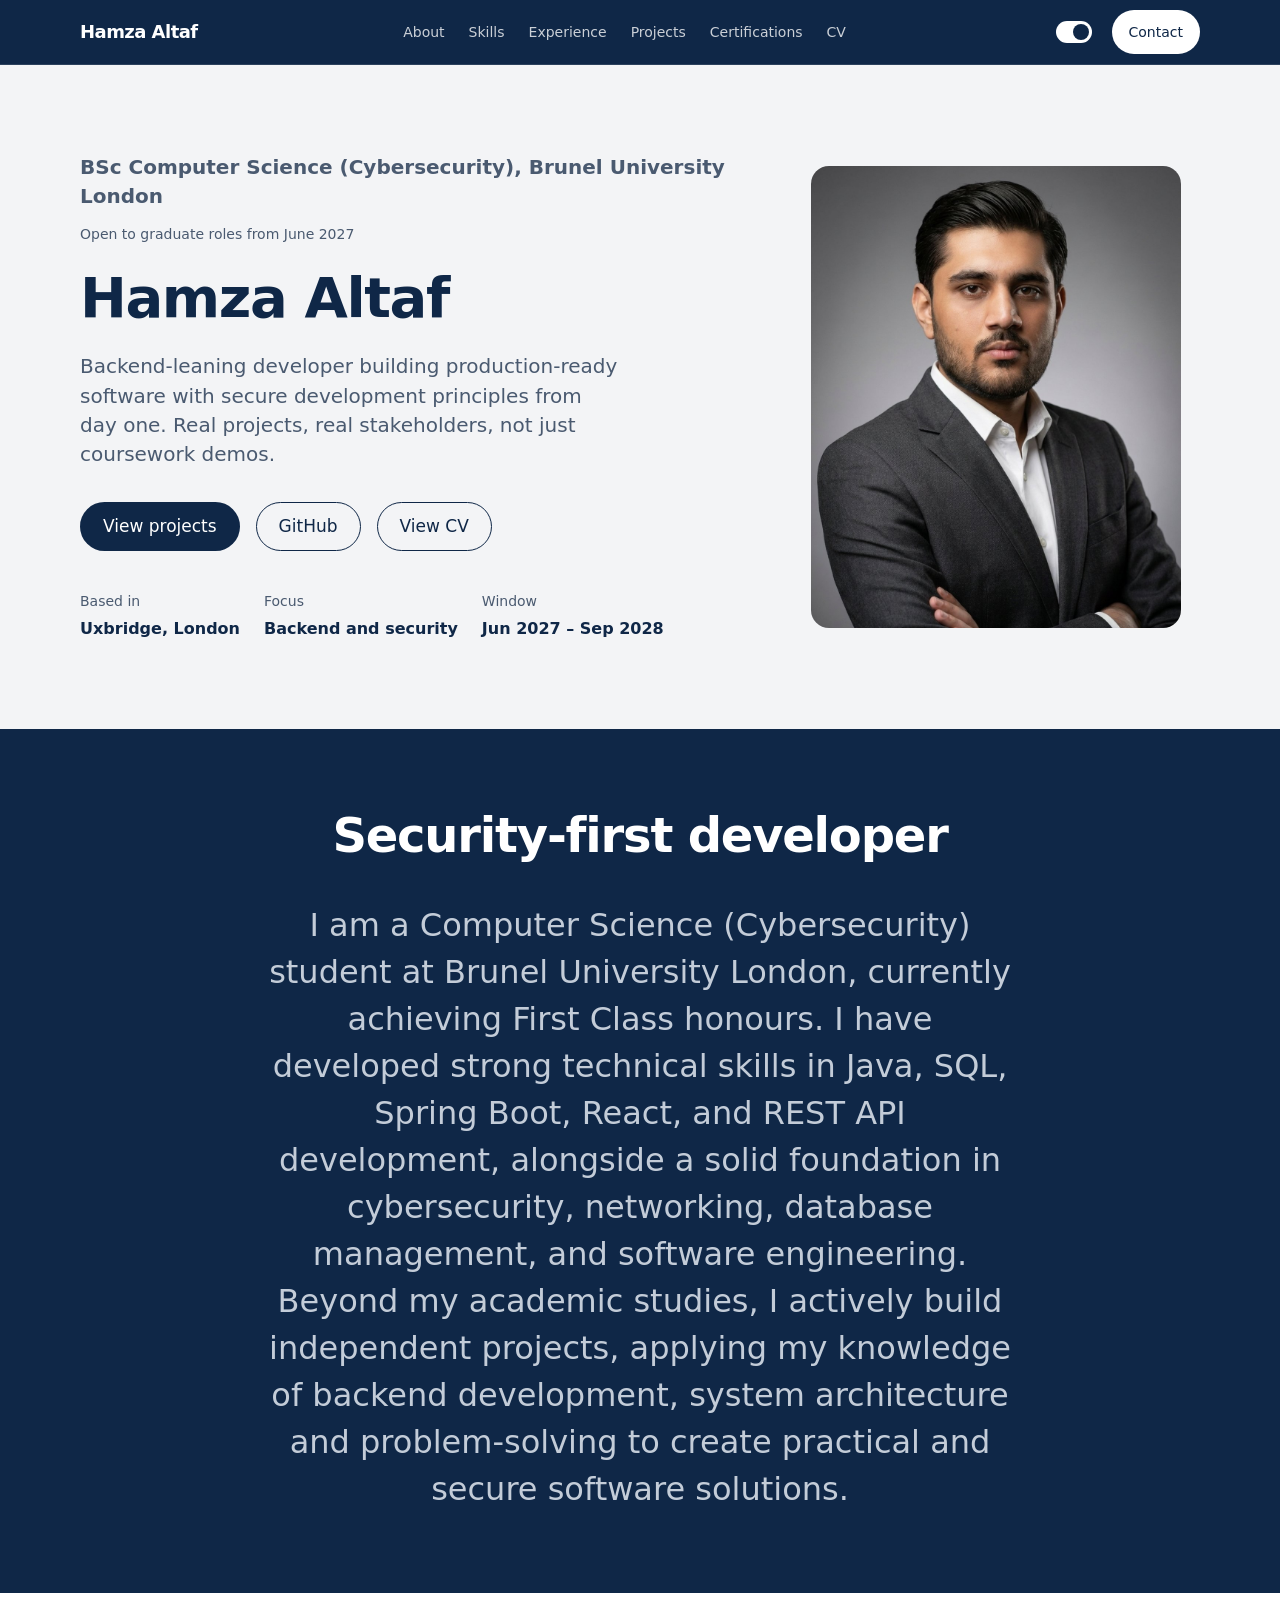
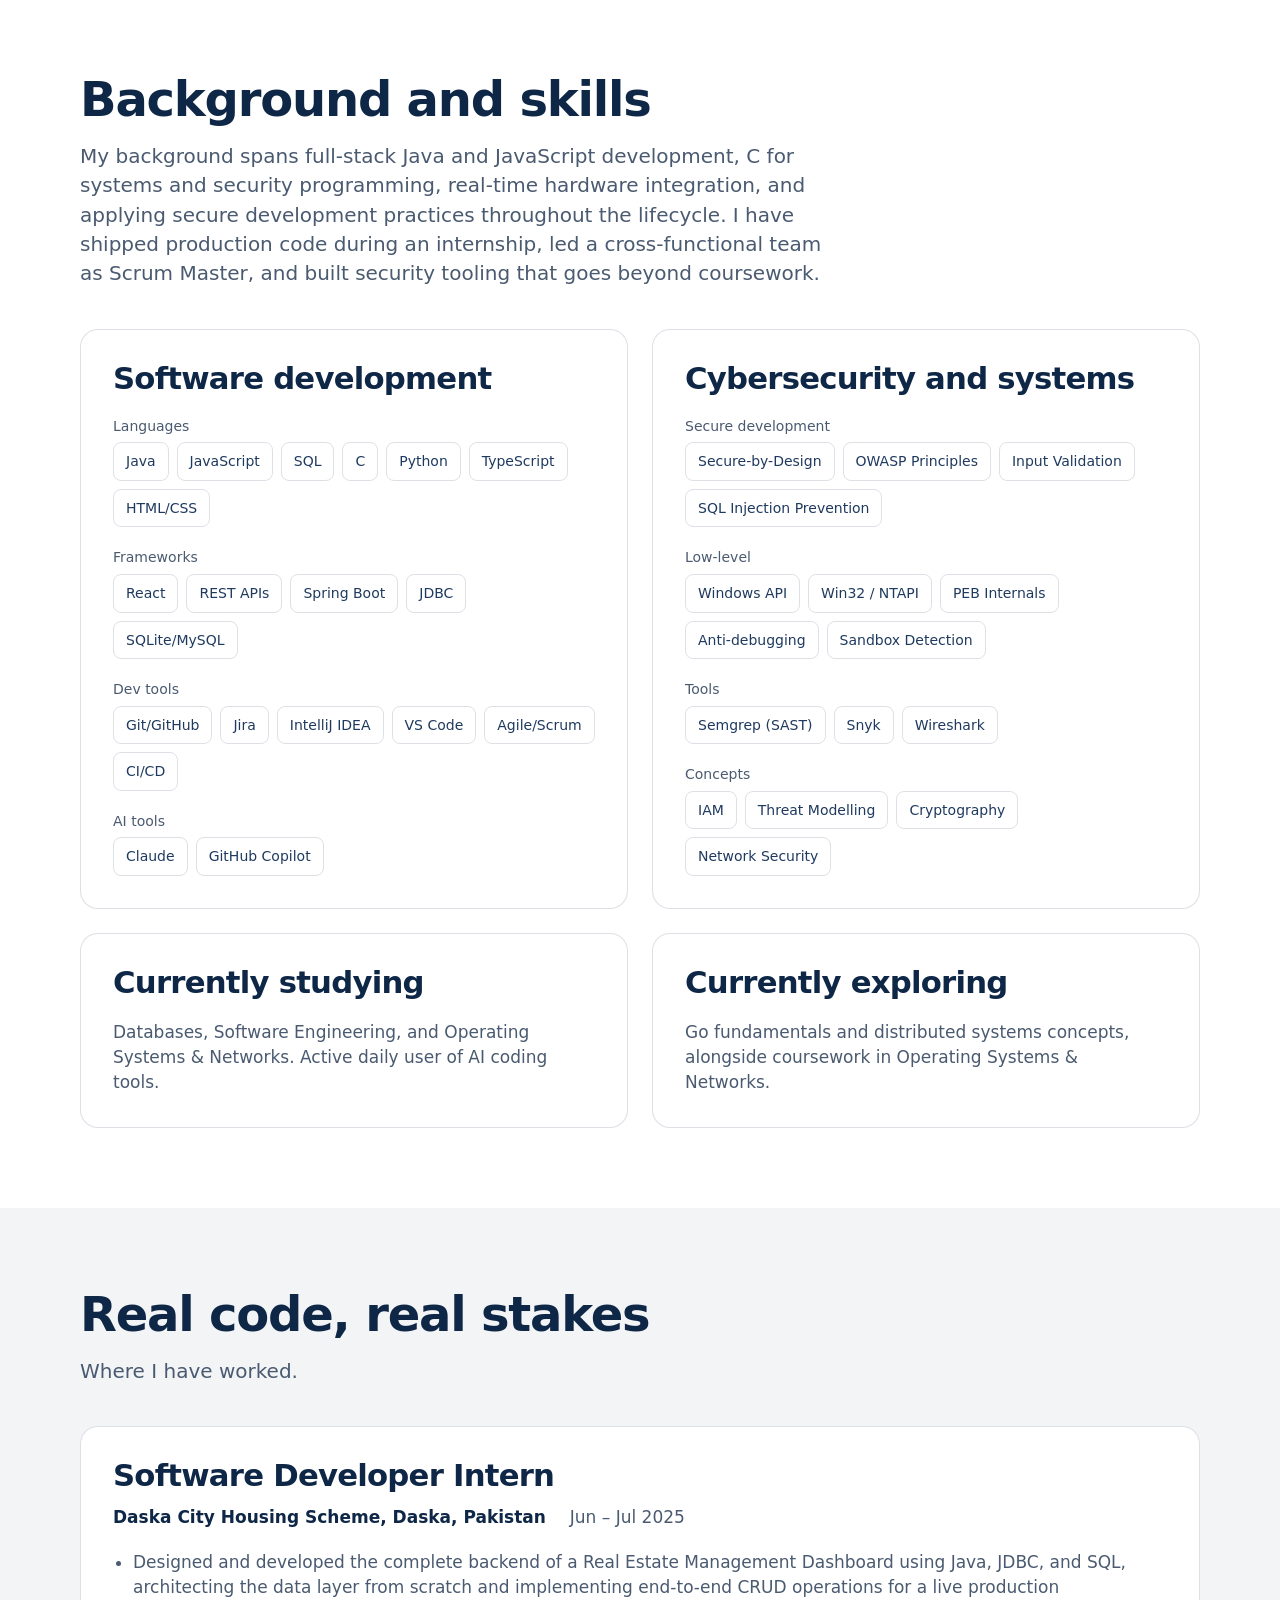
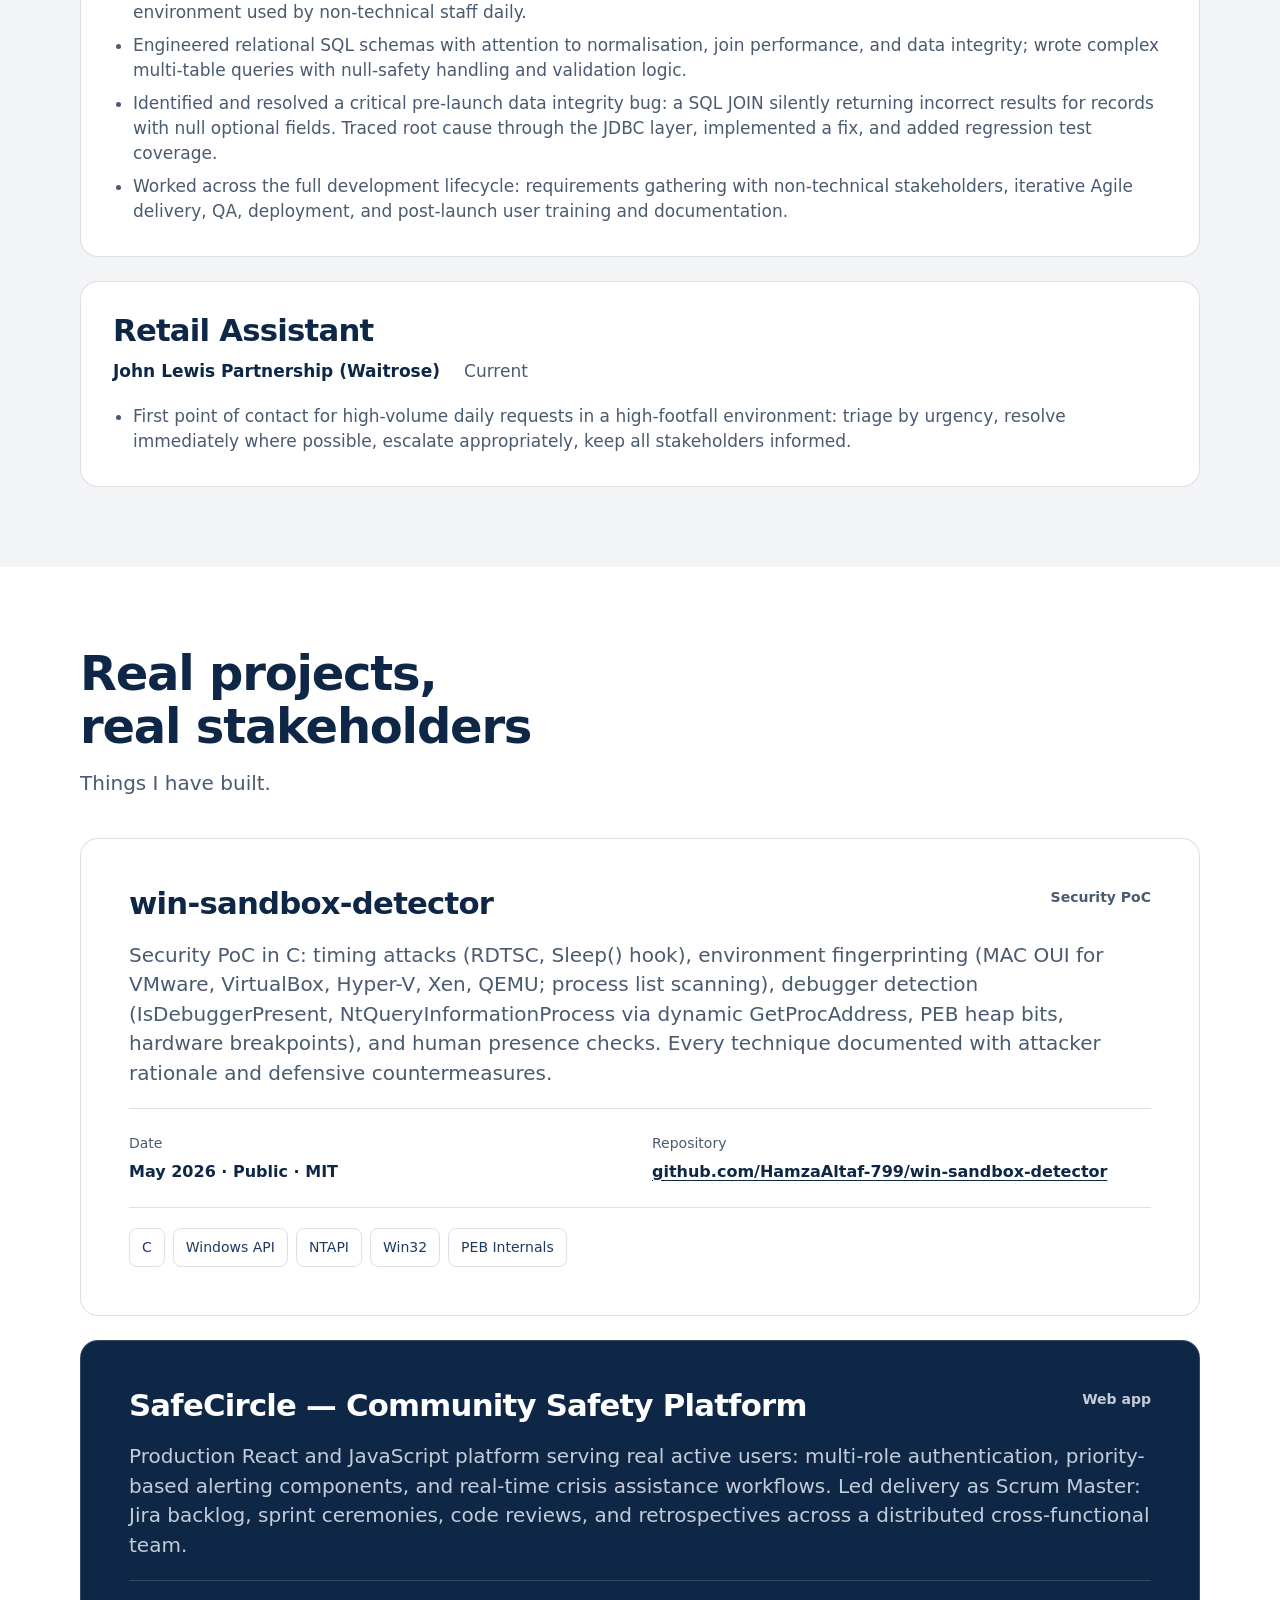
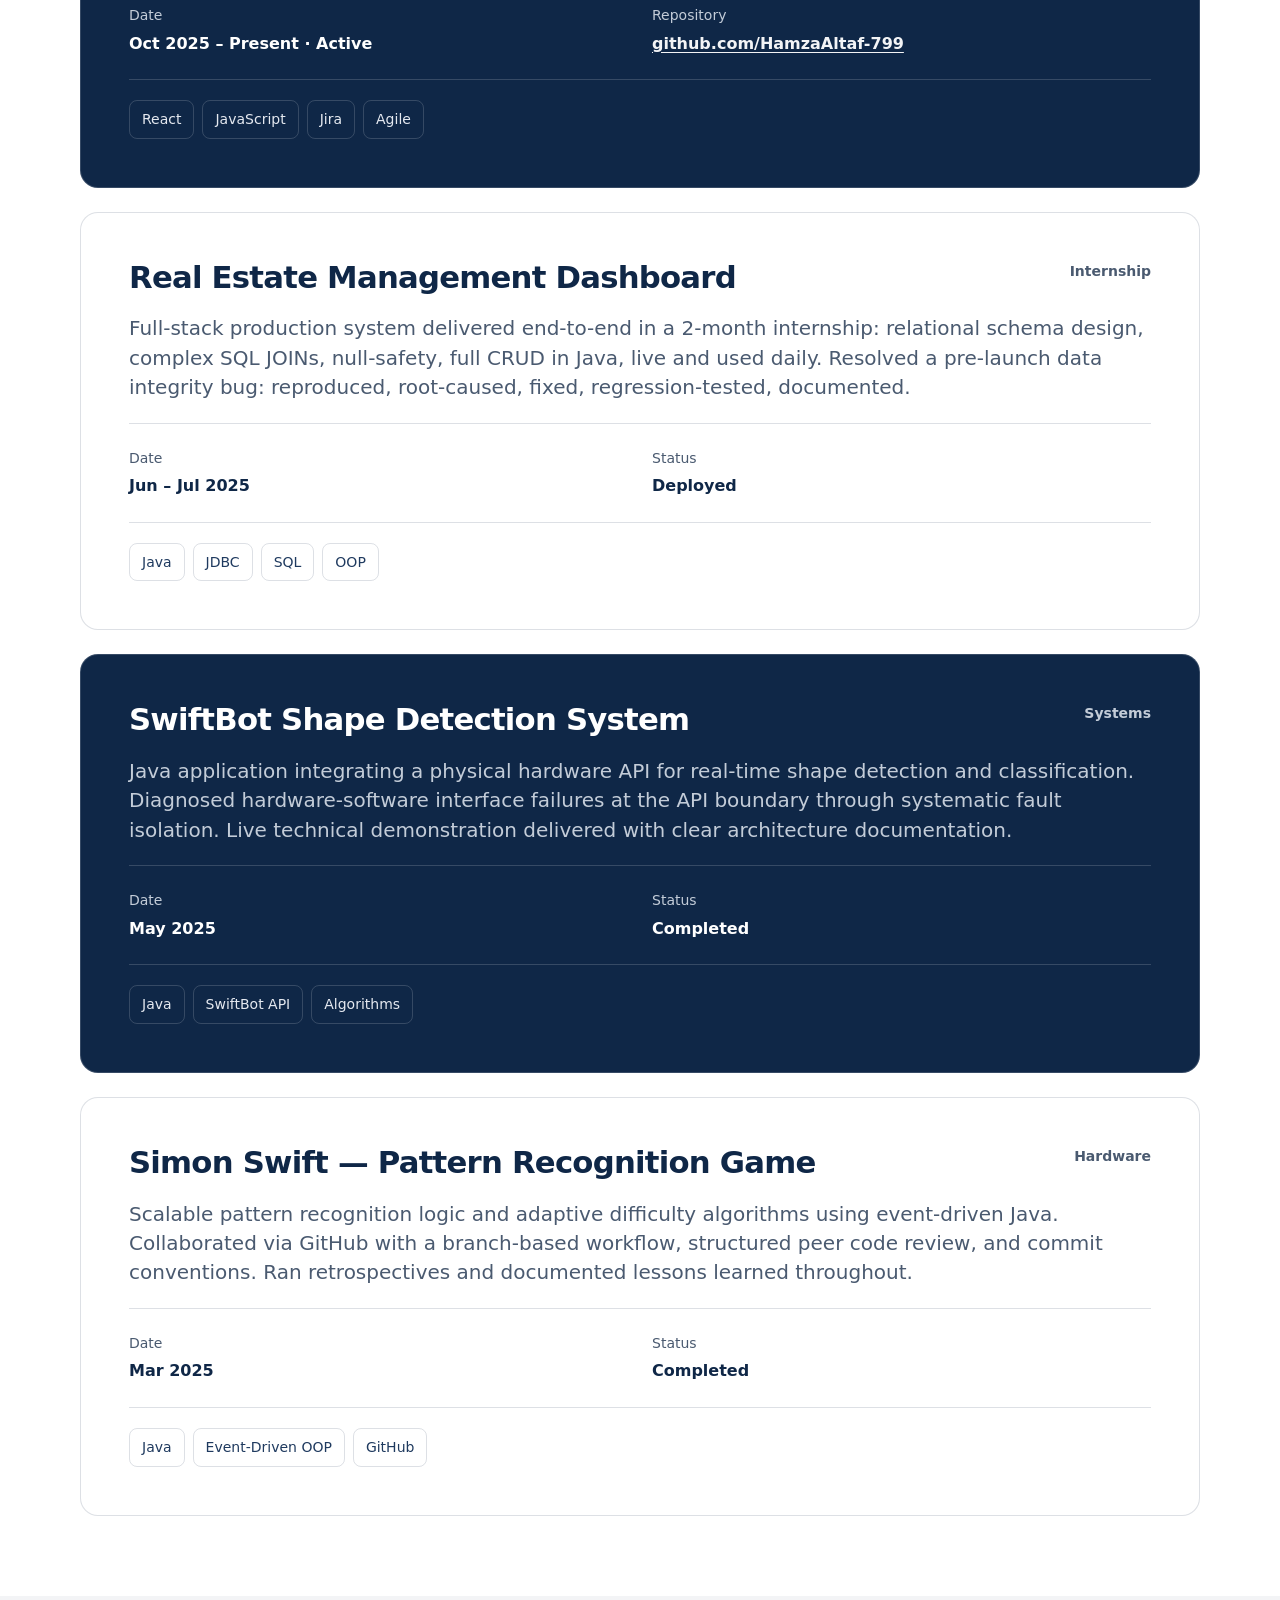
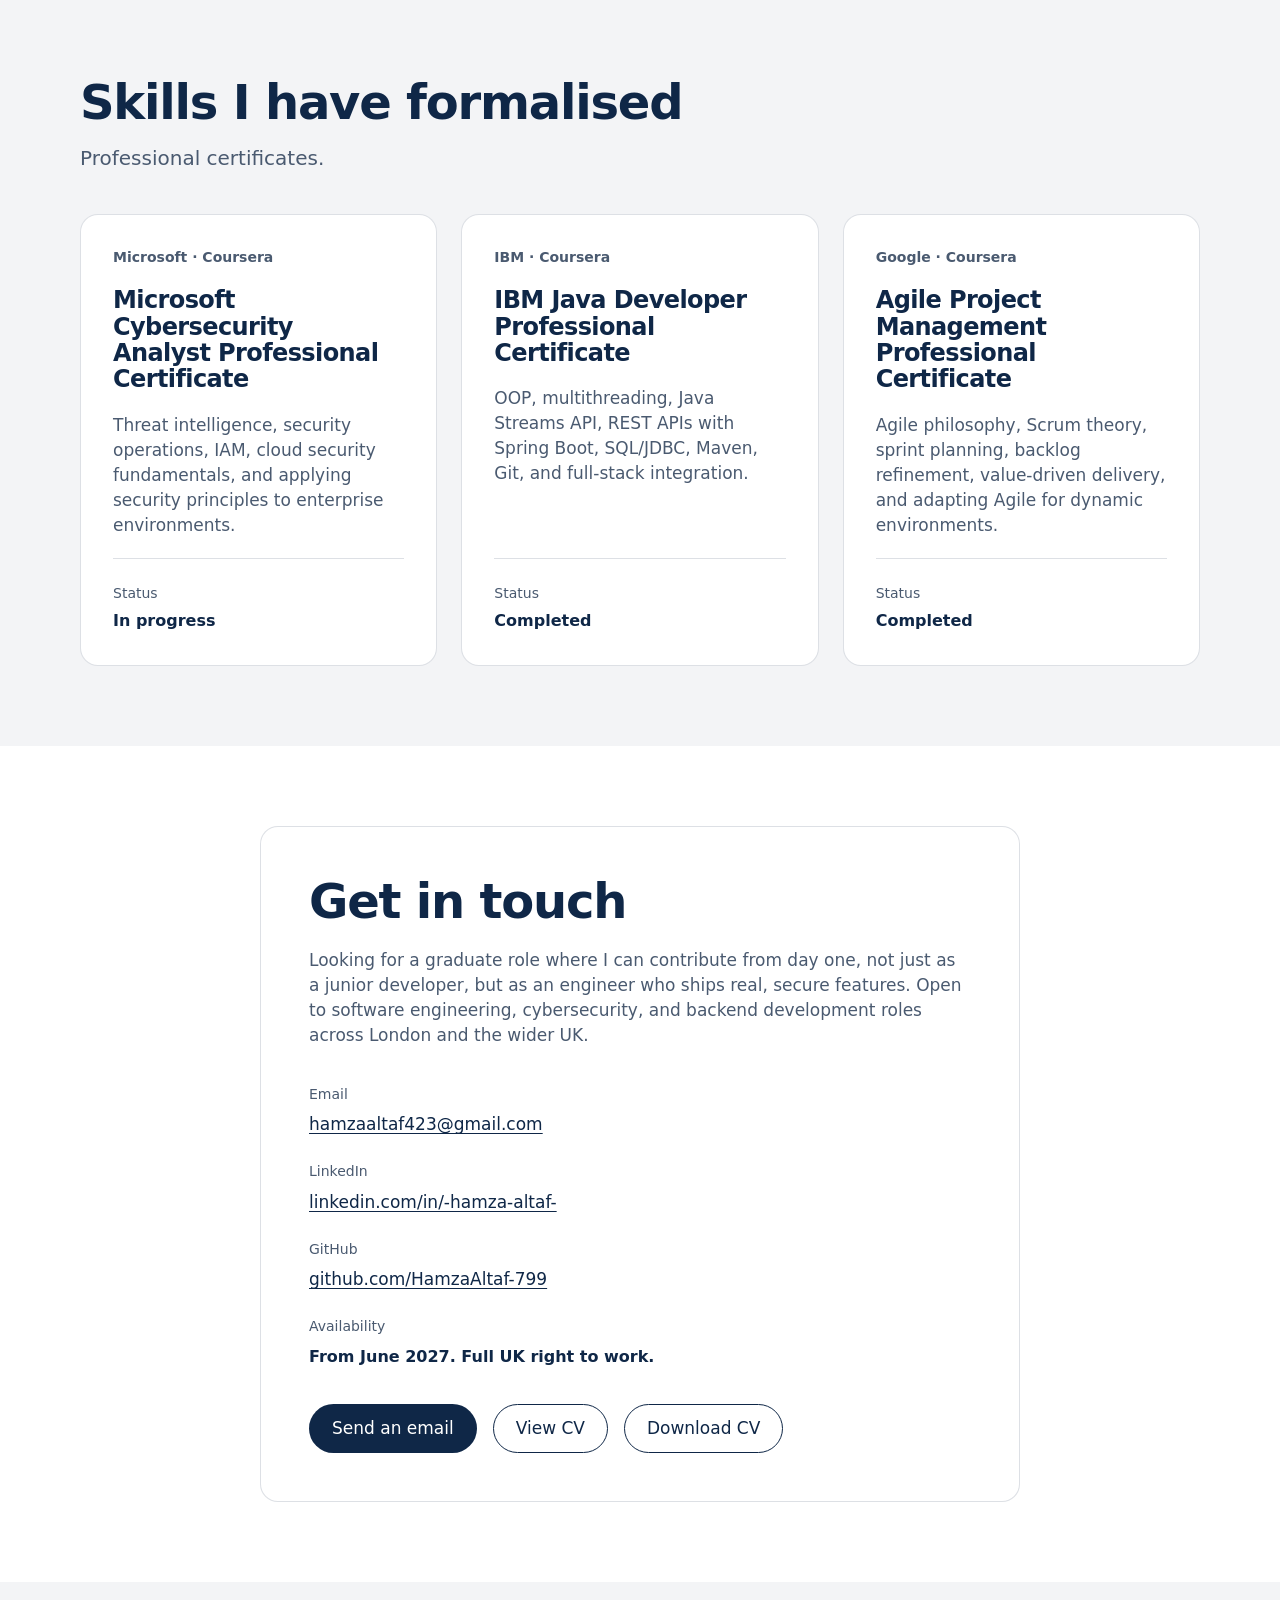
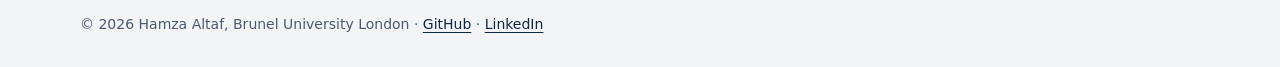
<file: index.html>
<!DOCTYPE html>
<html lang="en">
<head>
<meta charset="UTF-8"/>
<meta name="viewport" content="width=device-width,initial-scale=1.0"/>
<title>Hamza Altaf — Computer Science (Cybersecurity) Student &amp; Backend Developer</title>
<meta name="description" content="Portfolio of Hamza Altaf, a final-year Computer Science (Cybersecurity) student at Brunel University London seeking a graduate software engineering role. Backend development, secure systems, and Agile delivery."/>
<meta name="theme-color" content="#0F2747"/>
<meta property="og:type" content="website"/>
<meta property="og:title" content="Hamza Altaf — Computer Science (Cybersecurity) Student &amp; Backend Developer"/>
<meta property="og:description" content="Portfolio of Hamza Altaf, a final-year Computer Science (Cybersecurity) student at Brunel University London seeking a graduate role."/>
<meta property="og:image" content="https://hamzaaltaf-799.github.io/assets/profile.jpg"/>
<meta name="twitter:card" content="summary"/>
<link rel="stylesheet" href="css/style.css?v=3"/>
</head>
<body data-theme="light">
<script>
  /* Apply the saved theme before the page paints, so dark-mode visitors do not see a light flash. */
  try { if (localStorage.getItem("portfolio-theme") === "dark") document.body.dataset.theme = "dark"; } catch (e) {}
</script>
<a href="#main" class="skip-link">Skip to content</a>

<nav class="nav" aria-label="Main">
  <div class="nav-inner">
    <a href="#" class="nav-logo">Hamza Altaf</a>
    <div class="nav-links">
      <a href="#about">About</a>
      <a href="#skills">Skills</a>
      <a href="#experience">Experience</a>
      <a href="#projects">Projects</a>
      <a href="#certifications">Certifications</a>
      <a href="#cv">CV</a>
    </div>
    <div class="nav-actions">
      <button class="theme-toggle" type="button" data-theme-toggle aria-label="Light mode" aria-pressed="true">
        <span class="theme-toggle-track"><span class="theme-toggle-thumb"></span></span>
        <span class="theme-toggle-label">Light mode</span>
      </button>
      <a href="#contact" class="primary-btn primary-btn-sm nav-cta">Contact</a>
    </div>
  </div>
</nav>

<main id="main">

<section class="hero">
  <div class="container hero-inner">
    <div>
      <div class="hero-label">
        <p class="hero-role">BSc Computer Science (Cybersecurity), Brunel University London</p>
        <p class="hero-availability">Open to graduate roles from June 2027</p>
      </div>
      <h1 class="hero-title">Hamza Altaf</h1>
      <p class="hero-subtitle">Backend-leaning developer building production-ready software with secure development principles from day one. Real projects, real stakeholders, not just coursework demos.</p>
      <div class="hero-cta">
        <a href="#projects" class="primary-btn">View projects</a>
        <a href="https://github.com/HamzaAltaf-799" target="_blank" rel="noopener" class="ghost-btn">GitHub</a>
        <a href="assets/Hamza_CV.pdf" target="_blank" rel="noopener" class="ghost-btn">View CV</a>
      </div>
      <div class="hero-meta">
        <div class="meta-item"><span class="meta-label">Based in</span><span class="meta-value">Uxbridge, London</span></div>
        <div class="meta-item"><span class="meta-label">Focus</span><span class="meta-value">Backend and security</span></div>
        <div class="meta-item"><span class="meta-label">Window</span><span class="meta-value">Jun 2027 – Sep 2028</span></div>
      </div>
    </div>
    <div class="hero-image-frame">
      <img class="hero-image" src="assets/profile.jpg" alt="Portrait photo of Hamza Altaf, Computer Science student, in a dark suit" width="1000" height="1333"/>
    </div>
  </div>
</section>

<section class="section about-section" id="about">
  <div class="container">
    <div class="section-header">
      <h2>Security-first developer</h2>
    </div>
    <div class="about-content">
      <p>I am a Computer Science (Cybersecurity) student at Brunel University London, currently achieving First Class honours. I have developed strong technical skills in Java, SQL, Spring Boot, React, and REST API development, alongside a solid foundation in cybersecurity, networking, database management, and software engineering. Beyond my academic studies, I actively build independent projects, applying my knowledge of backend development, system architecture and problem-solving to create practical and secure software solutions.</p>
    </div>
  </div>
</section>

<section class="section" id="skills">
  <div class="container">
    <div class="section-header">
      <h2>Background and skills</h2>
      <p>My background spans full-stack Java and JavaScript development, C for systems and security programming, real-time hardware integration, and applying secure development practices throughout the lifecycle. I have shipped production code during an internship, led a cross-functional team as Scrum Master, and built security tooling that goes beyond coursework.</p>
    </div>
    <div class="capabilities-grid stacked">
      <div class="capability-section glass">
        <h3>Software development</h3>
        <div class="detail-item"><span class="detail-label">Languages</span><div class="capability-skills"><span class="skill">Java</span><span class="skill">JavaScript</span><span class="skill">SQL</span><span class="skill">C</span><span class="skill">Python</span><span class="skill">TypeScript</span><span class="skill">HTML/CSS</span></div></div>
        <div class="detail-item"><span class="detail-label">Frameworks</span><div class="capability-skills"><span class="skill">React</span><span class="skill">REST APIs</span><span class="skill">Spring Boot</span><span class="skill">JDBC</span><span class="skill">SQLite/MySQL</span></div></div>
        <div class="detail-item"><span class="detail-label">Dev tools</span><div class="capability-skills"><span class="skill">Git/GitHub</span><span class="skill">Jira</span><span class="skill">IntelliJ IDEA</span><span class="skill">VS Code</span><span class="skill">Agile/Scrum</span><span class="skill">CI/CD</span></div></div>
        <div class="detail-item"><span class="detail-label">AI tools</span><div class="capability-skills"><span class="skill">Claude</span><span class="skill">GitHub Copilot</span></div></div>
      </div>
      <div class="capability-section glass">
        <h3>Cybersecurity and systems</h3>
        <div class="detail-item"><span class="detail-label">Secure development</span><div class="capability-skills"><span class="skill">Secure-by-Design</span><span class="skill">OWASP Principles</span><span class="skill">Input Validation</span><span class="skill">SQL Injection Prevention</span></div></div>
        <div class="detail-item"><span class="detail-label">Low-level</span><div class="capability-skills"><span class="skill">Windows API</span><span class="skill">Win32 / NTAPI</span><span class="skill">PEB Internals</span><span class="skill">Anti-debugging</span><span class="skill">Sandbox Detection</span></div></div>
        <div class="detail-item"><span class="detail-label">Tools</span><div class="capability-skills"><span class="skill">Semgrep (SAST)</span><span class="skill">Snyk</span><span class="skill">Wireshark</span></div></div>
        <div class="detail-item"><span class="detail-label">Concepts</span><div class="capability-skills"><span class="skill">IAM</span><span class="skill">Threat Modelling</span><span class="skill">Cryptography</span><span class="skill">Network Security</span></div></div>
      </div>
      <div class="capability-card glass">
        <h3>Currently studying</h3>
        <p>Databases, Software Engineering, and Operating Systems &amp; Networks. Active daily user of AI coding tools.</p>
      </div>
      <div class="capability-card glass">
        <h3>Currently exploring</h3>
        <p>Go fundamentals and distributed systems concepts, alongside coursework in Operating Systems &amp; Networks.</p>
      </div>
    </div>
  </div>
</section>

<section class="section featured-work" id="experience">
  <div class="container">
    <div class="section-header">
      <h2>Real code, real stakes</h2>
      <p>Where I have worked.</p>
    </div>
    <div class="timeline">
      <article class="timeline-item glass">
        <div class="timeline-meta">
          <h3>Software Developer Intern</h3>
          <span class="company">Daska City Housing Scheme, Daska, Pakistan</span>
          <span class="date">Jun – Jul 2025</span>
        </div>
        <ul class="timeline-details">
          <li>Designed and developed the complete backend of a Real Estate Management Dashboard using Java, JDBC, and SQL, architecting the data layer from scratch and implementing end-to-end CRUD operations for a live production environment used by non-technical staff daily.</li>
          <li>Engineered relational SQL schemas with attention to normalisation, join performance, and data integrity; wrote complex multi-table queries with null-safety handling and validation logic.</li>
          <li>Identified and resolved a critical pre-launch data integrity bug: a SQL JOIN silently returning incorrect results for records with null optional fields. Traced root cause through the JDBC layer, implemented a fix, and added regression test coverage.</li>
          <li>Worked across the full development lifecycle: requirements gathering with non-technical stakeholders, iterative Agile delivery, QA, deployment, and post-launch user training and documentation.</li>
        </ul>
      </article>
      <article class="timeline-item glass">
        <div class="timeline-meta">
          <h3>Retail Assistant</h3>
          <span class="company">John Lewis Partnership (Waitrose)</span>
          <span class="date">Current</span>
        </div>
        <ul class="timeline-details">
          <li>First point of contact for high-volume daily requests in a high-footfall environment: triage by urgency, resolve immediately where possible, escalate appropriately, keep all stakeholders informed.</li>
        </ul>
      </article>
    </div>
  </div>
</section>

<section class="section" id="projects">
  <div class="container">
    <div class="section-header">
      <h2>Real projects, real stakeholders</h2>
      <p>Things I have built.</p>
    </div>
    <div class="featured-projects">

      <article class="project-showcase glass">
        <div class="project-header">
          <h3>win-sandbox-detector</h3>
          <span class="project-status">Security PoC</span>
        </div>
        <p class="project-lead">Security PoC in C: timing attacks (RDTSC, Sleep() hook), environment fingerprinting (MAC OUI for VMware, VirtualBox, Hyper-V, Xen, QEMU; process list scanning), debugger detection (IsDebuggerPresent, NtQueryInformationProcess via dynamic GetProcAddress, PEB heap bits, hardware breakpoints), and human presence checks. Every technique documented with attacker rationale and defensive countermeasures.</p>
        <div class="project-meta-grid">
          <div class="detail-item"><span class="detail-label">Date</span><span class="detail-value">May 2026 · Public · MIT</span></div>
          <div class="detail-item"><span class="detail-label">Repository</span><a class="detail-value" href="https://github.com/HamzaAltaf-799/win-sandbox-detector" target="_blank" rel="noopener">github.com/HamzaAltaf-799/win-sandbox-detector</a></div>
        </div>
        <div class="tech-list"><span class="tech-item">C</span><span class="tech-item">Windows API</span><span class="tech-item">NTAPI</span><span class="tech-item">Win32</span><span class="tech-item">PEB Internals</span></div>
      </article>

      <article class="project-showcase glass">
        <div class="project-header">
          <h3>SafeCircle — Community Safety Platform</h3>
          <span class="project-status">Web app</span>
        </div>
        <p class="project-lead">Production React and JavaScript platform serving real active users: multi-role authentication, priority-based alerting components, and real-time crisis assistance workflows. Led delivery as Scrum Master: Jira backlog, sprint ceremonies, code reviews, and retrospectives across a distributed cross-functional team.</p>
        <div class="project-meta-grid">
          <div class="detail-item"><span class="detail-label">Date</span><span class="detail-value">Oct 2025 – Present · Active</span></div>
          <div class="detail-item"><span class="detail-label">Repository</span><a class="detail-value" href="https://github.com/HamzaAltaf-799" target="_blank" rel="noopener">github.com/HamzaAltaf-799</a></div>
        </div>
        <div class="tech-list"><span class="tech-item">React</span><span class="tech-item">JavaScript</span><span class="tech-item">Jira</span><span class="tech-item">Agile</span></div>
      </article>

      <article class="project-showcase glass">
        <div class="project-header">
          <h3>Real Estate Management Dashboard</h3>
          <span class="project-status">Internship</span>
        </div>
        <p class="project-lead">Full-stack production system delivered end-to-end in a 2-month internship: relational schema design, complex SQL JOINs, null-safety, full CRUD in Java, live and used daily. Resolved a pre-launch data integrity bug: reproduced, root-caused, fixed, regression-tested, documented.</p>
        <div class="project-meta-grid">
          <div class="detail-item"><span class="detail-label">Date</span><span class="detail-value">Jun – Jul 2025</span></div>
          <div class="detail-item"><span class="detail-label">Status</span><span class="detail-value">Deployed</span></div>
        </div>
        <div class="tech-list"><span class="tech-item">Java</span><span class="tech-item">JDBC</span><span class="tech-item">SQL</span><span class="tech-item">OOP</span></div>
      </article>

      <article class="project-showcase glass">
        <div class="project-header">
          <h3>SwiftBot Shape Detection System</h3>
          <span class="project-status">Systems</span>
        </div>
        <p class="project-lead">Java application integrating a physical hardware API for real-time shape detection and classification. Diagnosed hardware-software interface failures at the API boundary through systematic fault isolation. Live technical demonstration delivered with clear architecture documentation.</p>
        <div class="project-meta-grid">
          <div class="detail-item"><span class="detail-label">Date</span><span class="detail-value">May 2025</span></div>
          <div class="detail-item"><span class="detail-label">Status</span><span class="detail-value">Completed</span></div>
        </div>
        <div class="tech-list"><span class="tech-item">Java</span><span class="tech-item">SwiftBot API</span><span class="tech-item">Algorithms</span></div>
      </article>

      <article class="project-showcase glass">
        <div class="project-header">
          <h3>Simon Swift — Pattern Recognition Game</h3>
          <span class="project-status">Hardware</span>
        </div>
        <p class="project-lead">Scalable pattern recognition logic and adaptive difficulty algorithms using event-driven Java. Collaborated via GitHub with a branch-based workflow, structured peer code review, and commit conventions. Ran retrospectives and documented lessons learned throughout.</p>
        <div class="project-meta-grid">
          <div class="detail-item"><span class="detail-label">Date</span><span class="detail-value">Mar 2025</span></div>
          <div class="detail-item"><span class="detail-label">Status</span><span class="detail-value">Completed</span></div>
        </div>
        <div class="tech-list"><span class="tech-item">Java</span><span class="tech-item">Event-Driven OOP</span><span class="tech-item">GitHub</span></div>
      </article>

    </div>
  </div>
</section>

<section class="section featured-work" id="certifications">
  <div class="container">
    <div class="section-header">
      <h2>Skills I have formalised</h2>
      <p>Professional certificates.</p>
    </div>
    <div class="featured-grid">
      <a href="https://www.coursera.org/professional-certificates/microsoft-cybersecurity-analyst" target="_blank" rel="noopener" class="featured-card glass">
        <span class="card-badge">Microsoft · Coursera</span>
        <h3>Microsoft Cybersecurity Analyst Professional Certificate</h3>
        <p>Threat intelligence, security operations, IAM, cloud security fundamentals, and applying security principles to enterprise environments.</p>
        <div class="card-details"><div class="detail-item"><span class="detail-label">Status</span><span class="detail-value">In progress</span></div></div>
      </a>
      <a href="https://www.coursera.org/professional-certificates/java-developer" target="_blank" rel="noopener" class="featured-card glass">
        <span class="card-badge">IBM · Coursera</span>
        <h3>IBM Java Developer Professional Certificate</h3>
        <p>OOP, multithreading, Java Streams API, REST APIs with Spring Boot, SQL/JDBC, Maven, Git, and full-stack integration.</p>
        <div class="card-details"><div class="detail-item"><span class="detail-label">Status</span><span class="detail-value">Completed</span></div></div>
      </a>
      <a href="https://www.coursera.org/professional-certificates/google-project-management" target="_blank" rel="noopener" class="featured-card glass">
        <span class="card-badge">Google · Coursera</span>
        <h3>Agile Project Management Professional Certificate</h3>
        <p>Agile philosophy, Scrum theory, sprint planning, backlog refinement, value-driven delivery, and adapting Agile for dynamic environments.</p>
        <div class="card-details"><div class="detail-item"><span class="detail-label">Status</span><span class="detail-value">Completed</span></div></div>
      </a>
    </div>
  </div>
</section>

<section class="section" id="contact">
  <div class="container">
  <div class="contact-card glass">
    <h2>Get in touch</h2>
    <p>Looking for a graduate role where I can contribute from day one, not just as a junior developer, but as an engineer who ships real, secure features. Open to software engineering, cybersecurity, and backend development roles across London and the wider UK.</p>
    <div class="contact-info">
      <div class="info-item"><span class="info-label">Email</span><a href="mailto:hamzaaltaf423@gmail.com">hamzaaltaf423@gmail.com</a></div>
      <div class="info-item"><span class="info-label">LinkedIn</span><a href="https://linkedin.com/in/-hamza-altaf-" target="_blank" rel="noopener">linkedin.com/in/-hamza-altaf-</a></div>
      <div class="info-item"><span class="info-label">GitHub</span><a href="https://github.com/HamzaAltaf-799" target="_blank" rel="noopener">github.com/HamzaAltaf-799</a></div>
      <div class="info-item"><span class="info-label">Availability</span><span class="detail-value">From June 2027. Full UK right to work.</span></div>
    </div>
    <div class="contact-actions" id="cv">
      <a href="mailto:hamzaaltaf423@gmail.com" class="primary-btn">Send an email</a>
      <a href="assets/Hamza_CV.pdf" target="_blank" rel="noopener" class="ghost-btn">View CV</a>
      <a href="assets/Hamza_CV.pdf" download class="ghost-btn">Download CV</a>
    </div>
  </div>
  </div>
</section>

</main>

<footer class="footer">
  <div class="container">
    <p>© 2026 Hamza Altaf, Brunel University London · <a href="https://github.com/HamzaAltaf-799" target="_blank" rel="noopener">GitHub</a> · <a href="https://linkedin.com/in/-hamza-altaf-" target="_blank" rel="noopener">LinkedIn</a></p>
  </div>
</footer>

<script src="js/main.js?v=3"></script>
</body>
</html>
</file>
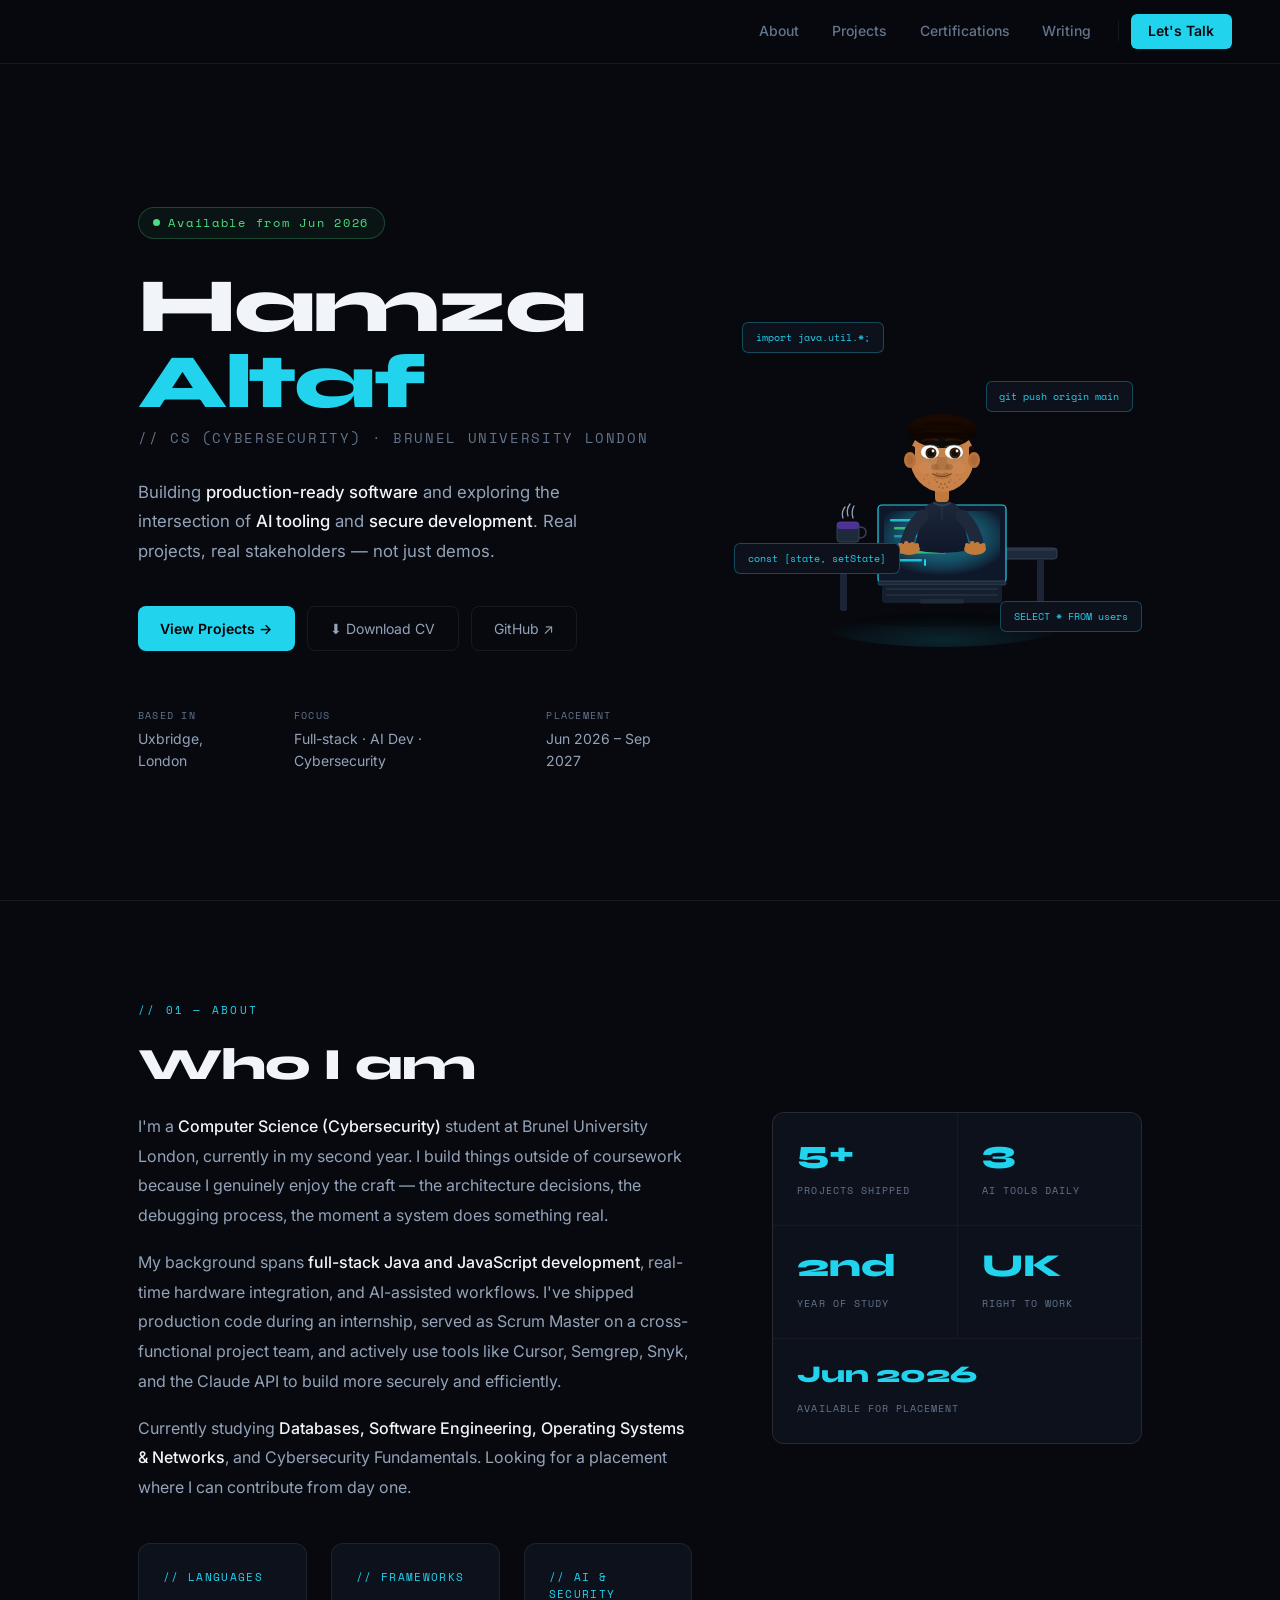
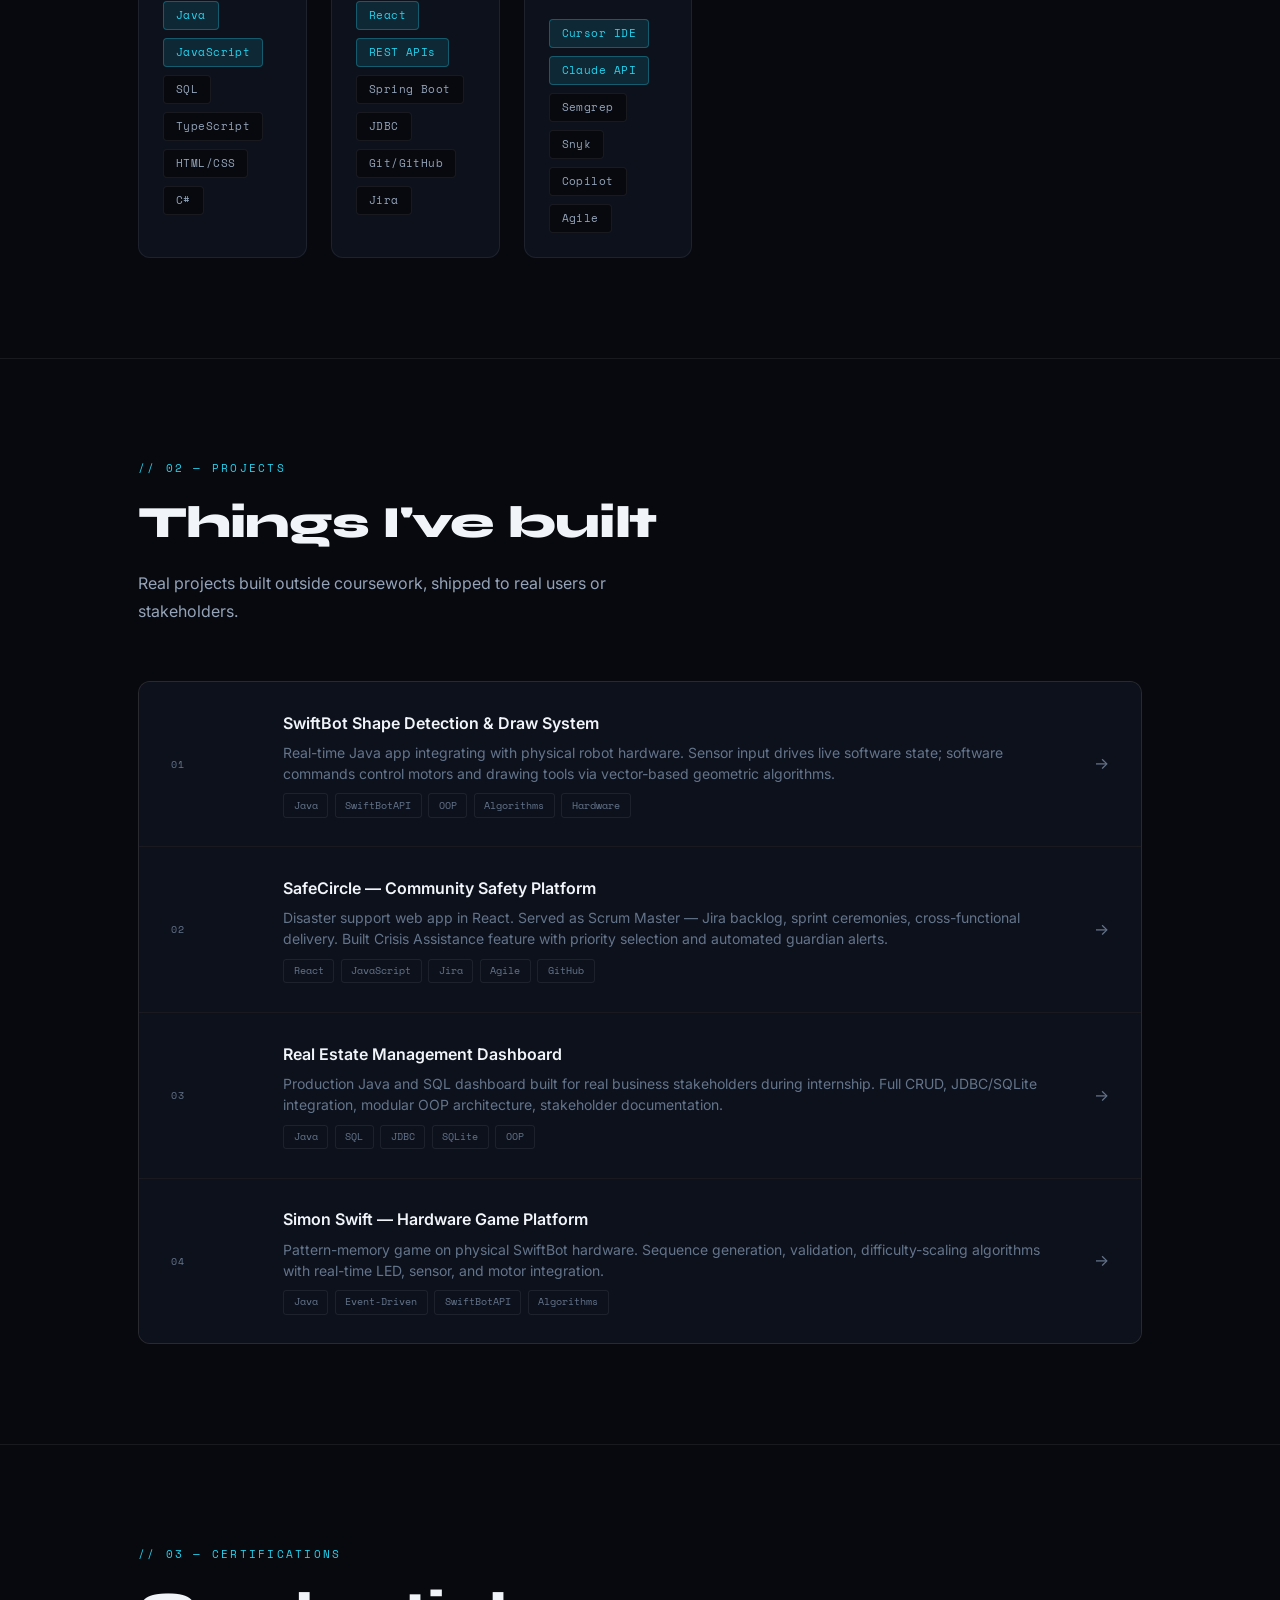
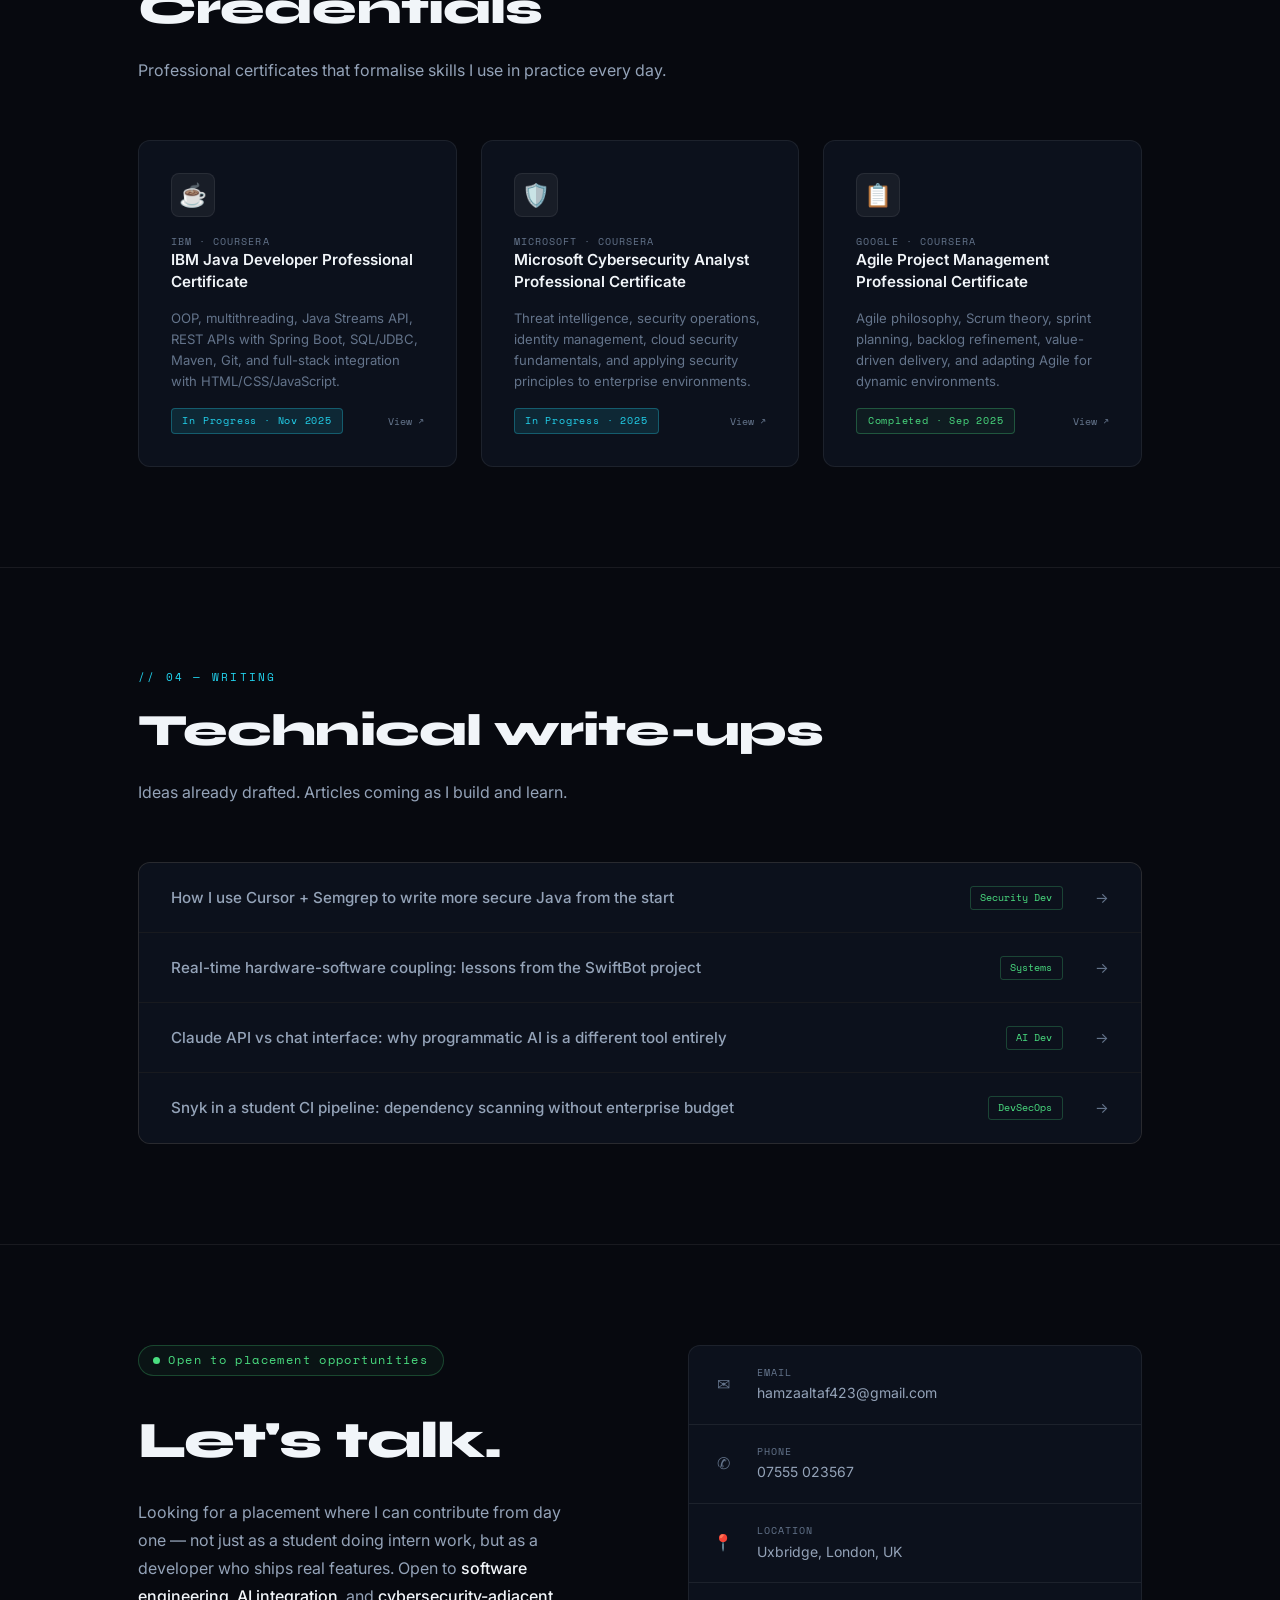
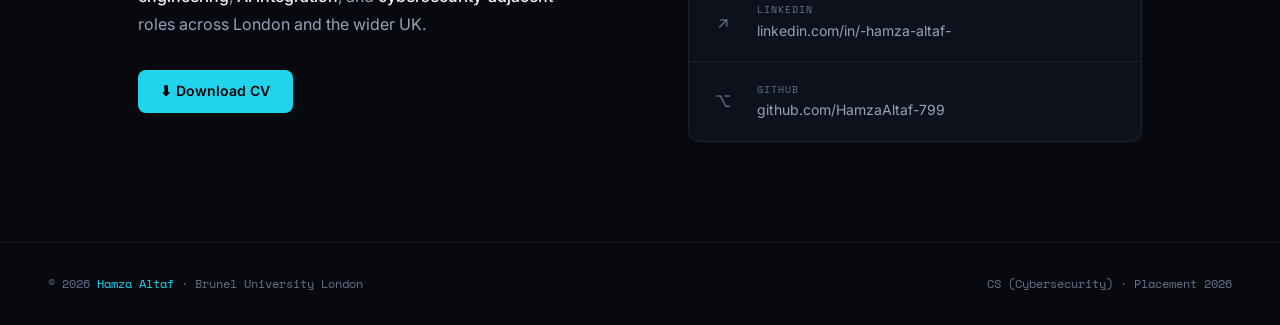
<file: index (7).html>
<!DOCTYPE html>
<html lang="en">
<head>
<meta charset="UTF-8"/>
<meta name="viewport" content="width=device-width, initial-scale=1.0"/>
<title>Hamza Altaf — CS Student & Developer</title>
<link href="https://fonts.googleapis.com/css2?family=Inter:wght@300;400;500;600&family=Space+Mono:wght@400;700&family=Syne:wght@700;800&display=swap" rel="stylesheet"/>
<style>
*,*::before,*::after{box-sizing:border-box;margin:0;padding:0}
html{scroll-behavior:smooth}
:root{
  --bg:#07090f;--bg-card:#0c111c;--bg-hover:#111827;
  --cyan:#22d3ee;--cyan-dim:rgba(34,211,238,0.12);--green:#4ade80;
  --border:rgba(255,255,255,0.07);--border-hi:rgba(34,211,238,0.3);
  --text:#f1f5f9;--muted:#64748b;--soft:#94a3b8;
  --mono:"Space Mono",monospace;--body:"Inter",sans-serif;--display:"Syne",sans-serif;
}
body{background:var(--bg);color:var(--text);font-family:var(--body);font-size:16px;line-height:1.6;-webkit-font-smoothing:antialiased}
nav{position:fixed;top:0;left:0;right:0;z-index:200;display:flex;justify-content:flex-end;align-items:center;padding:0 3rem;height:64px;background:rgba(7,9,15,0.92);backdrop-filter:blur(16px);border-bottom:1px solid var(--border)}
.nav-links{display:flex;align-items:center;gap:.25rem}
.nav-links a{font-size:.875rem;font-weight:500;color:var(--muted);text-decoration:none;padding:.4rem .9rem;border-radius:6px;transition:color .2s,background .2s}
.nav-links a:hover{color:var(--text);background:rgba(255,255,255,.05)}
.nav-cta{color:var(--bg) !important;background:var(--cyan) !important;font-weight:600 !important;padding:.4rem 1.1rem !important;border-radius:6px !important}
.nav-cta:hover{opacity:.85}
.nav-div{width:1px;height:20px;background:var(--border);margin:0 .5rem}
.container{max-width:1100px;margin:0 auto;padding:0 3rem}
#hero{min-height:100vh;display:flex;align-items:center;padding:80px 0 0}
.hero-inner{display:grid;grid-template-columns:1fr 400px;gap:4rem;align-items:center;width:100%}
.hero-badge{display:inline-flex;align-items:center;gap:.5rem;font-family:var(--mono);font-size:.72rem;letter-spacing:.15em;color:var(--green);border:1px solid rgba(74,222,128,.25);background:rgba(74,222,128,.05);padding:.35rem .9rem;border-radius:20px;margin-bottom:1.8rem}
.hero-badge::before{content:"";width:7px;height:7px;border-radius:50%;background:var(--green);animation:pulse 2s infinite}
@keyframes pulse{0%,100%{opacity:1}50%{opacity:.3}}
.hero-name{font-family:var(--display);font-size:clamp(3rem,6vw,5.5rem);font-weight:800;line-height:1;letter-spacing:-.03em;margin-bottom:.4rem}
.hero-name .line2{color:var(--cyan)}
.hero-role{font-family:var(--mono);font-size:.85rem;color:var(--muted);letter-spacing:.12em;margin-bottom:1.8rem}
.hero-desc{font-size:1.05rem;color:var(--soft);max-width:480px;line-height:1.75;margin-bottom:2.5rem}
.hero-desc strong{color:var(--text);font-weight:500}
.hero-actions{display:flex;gap:.75rem;flex-wrap:wrap;margin-bottom:3.5rem}
.btn-solid{display:inline-flex;align-items:center;gap:.5rem;background:var(--cyan);color:#000;font-weight:600;font-size:.875rem;padding:.65rem 1.4rem;border-radius:8px;text-decoration:none;transition:opacity .2s,transform .2s}
.btn-solid:hover{opacity:.85;transform:translateY(-1px)}
.btn-out{display:inline-flex;align-items:center;gap:.5rem;border:1px solid var(--border);color:var(--soft);font-size:.875rem;padding:.65rem 1.4rem;border-radius:8px;text-decoration:none;transition:border-color .2s,color .2s,transform .2s}
.btn-out:hover{border-color:var(--cyan);color:var(--cyan);transform:translateY(-1px)}
.hero-meta{display:flex;gap:3rem}
.hero-meta-label{font-family:var(--mono);font-size:.65rem;color:var(--muted);letter-spacing:.12em;margin-bottom:.25rem}
.hero-meta-value{font-size:.875rem;color:var(--soft)}
.avatar-scene{position:relative;display:flex;flex-direction:column;align-items:center;justify-content:center;min-height:420px}
.code-float{position:absolute;font-family:var(--mono);font-size:.65rem;background:var(--bg-card);border:1px solid var(--border-hi);color:var(--cyan);padding:.4rem .8rem;border-radius:6px;white-space:nowrap;opacity:0;animation:floatIn .6s forwards,floatBob 3s ease-in-out infinite}
.code-float:nth-child(1){top:10%;left:0%;animation-delay:.8s,1.4s}
.code-float:nth-child(2){top:24%;right:2%;animation-delay:1.2s,1.8s;animation-duration:.6s,3.4s}
.code-float:nth-child(3){bottom:30%;left:-2%;animation-delay:1.6s,2.2s;animation-duration:.6s,2.8s}
.code-float:nth-child(4){bottom:16%;right:0%;animation-delay:2s,2.6s;animation-duration:.6s,3.2s}
@keyframes floatIn{to{opacity:1}}
@keyframes floatBob{0%,100%{transform:translateY(0)}50%{transform:translateY(-8px)}}
.char-svg{width:320px;height:340px;overflow:visible}
.screen-bg{animation:scrFlick 4s ease-in-out infinite}
@keyframes scrFlick{0%,100%{opacity:1}45%{opacity:.85}50%{opacity:1}55%{opacity:.92}}
.hand-l{transform-origin:139px 224px;animation:typeL .38s ease-in-out infinite alternate}
.hand-r{transform-origin:201px 224px;animation:typeR .38s ease-in-out infinite alternate}
@keyframes typeL{from{transform:translateY(0)}to{transform:translateY(-5px)}}
@keyframes typeR{from{transform:translateY(-5px)}to{transform:translateY(0)}}
.head-g{transform-origin:170px 136px;animation:hBob 3.2s ease-in-out infinite}
@keyframes hBob{0%,100%{transform:translateY(0) rotate(0deg)}40%{transform:translateY(-2px) rotate(.5deg)}70%{transform:translateY(-1px) rotate(-.3deg)}}
.scr-cursor{animation:cBlink 1s step-end infinite}
@keyframes cBlink{0%,100%{opacity:1}50%{opacity:0}}
.st1{animation:stm 2.2s ease-in-out infinite;transform-origin:78px 192px}
.st2{animation:stm 2.2s ease-in-out infinite .45s;transform-origin:84px 190px}
.st3{animation:stm 2.2s ease-in-out infinite .9s;transform-origin:90px 192px}
@keyframes stm{0%{opacity:0;transform:translateY(0) scaleX(1)}50%{opacity:.55}100%{opacity:0;transform:translateY(-18px) scaleX(1.4)}}
section{padding:100px 0}
.section-rule{border:none;border-top:1px solid var(--border);margin:0}
.eyebrow{font-family:var(--mono);font-size:.7rem;letter-spacing:.2em;color:var(--cyan);margin-bottom:.6rem}
.stitle{font-family:var(--display);font-size:clamp(1.8rem,3.5vw,2.8rem);font-weight:800;letter-spacing:-.02em;margin-bottom:.75rem}
.ssub{font-size:1rem;color:var(--soft);max-width:540px;line-height:1.7;margin-bottom:3.5rem}
.about-grid{display:grid;grid-template-columns:3fr 2fr;gap:5rem;align-items:start}
.about-text p{font-size:1rem;color:var(--soft);line-height:1.85;margin-bottom:1.1rem}
.about-text p strong{color:var(--text);font-weight:500}
.stats-grid{display:grid;grid-template-columns:1fr 1fr;gap:1px;background:var(--border);border:1px solid var(--border);border-radius:12px;overflow:hidden}
.stat-cell{background:var(--bg-card);padding:1.5rem;transition:background .2s}
.stat-cell:hover{background:var(--bg-hover)}
.stat-val{font-family:var(--display);font-size:2rem;font-weight:800;color:var(--cyan);line-height:1;display:block;margin-bottom:.4rem}
.stat-lbl{font-family:var(--mono);font-size:.65rem;letter-spacing:.1em;color:var(--muted)}
.skills-groups{display:grid;grid-template-columns:repeat(3,1fr);gap:1.5rem}
.skill-group{background:var(--bg-card);border:1px solid var(--border);border-radius:12px;padding:1.5rem;transition:border-color .2s,transform .2s}
.skill-group:hover{border-color:var(--border-hi);transform:translateY(-2px)}
.sg-title{font-family:var(--mono);font-size:.7rem;letter-spacing:.12em;color:var(--cyan);margin-bottom:1rem}
.pills{display:flex;flex-wrap:wrap;gap:.5rem}
.pill{font-family:var(--mono);font-size:.68rem;padding:.3rem .75rem;border-radius:4px;border:1px solid var(--border);color:var(--soft);background:var(--bg);letter-spacing:.04em}
.pill.hi{border-color:rgba(34,211,238,.3);color:var(--cyan);background:var(--cyan-dim)}
.proj-list{display:flex;flex-direction:column;gap:1px;background:var(--border);border:1px solid var(--border);border-radius:12px;overflow:hidden}
.proj-row{display:grid;grid-template-columns:80px 1fr auto;gap:2rem;align-items:center;padding:1.8rem 2rem;background:var(--bg-card);text-decoration:none;color:inherit;transition:background .2s}
.proj-row:hover{background:var(--bg-hover)}
.proj-num{font-family:var(--mono);font-size:.65rem;color:var(--muted);letter-spacing:.1em}
.proj-info h3{font-size:1rem;font-weight:600;color:var(--text);margin-bottom:.35rem}
.proj-info p{font-size:.875rem;color:var(--muted);line-height:1.5}
.proj-tags{display:flex;gap:.4rem;flex-wrap:wrap;margin-top:.6rem}
.ptag{font-family:var(--mono);font-size:.62rem;padding:.2rem .6rem;border:1px solid var(--border);border-radius:3px;color:var(--muted)}
.proj-arrow{color:var(--muted);font-size:1rem;transition:color .2s,transform .2s}
.proj-row:hover .proj-arrow{color:var(--cyan);transform:translateX(4px)}
.cert-grid{display:grid;grid-template-columns:repeat(3,1fr);gap:1.5rem}
.cert-card{background:var(--bg-card);border:1px solid var(--border);border-radius:12px;padding:2rem;text-decoration:none;color:inherit;display:flex;flex-direction:column;gap:1rem;transition:border-color .2s,transform .2s,box-shadow .2s;position:relative;overflow:hidden}
.cert-card::before{content:"";position:absolute;top:0;left:0;right:0;height:2px;background:linear-gradient(90deg,var(--cyan),var(--green));opacity:0;transition:opacity .3s}
.cert-card:hover{border-color:var(--border-hi);transform:translateY(-3px);box-shadow:0 12px 40px rgba(0,0,0,.3)}
.cert-card:hover::before{opacity:1}
.cert-logo{width:44px;height:44px;border-radius:8px;display:flex;align-items:center;justify-content:center;font-size:1.4rem;background:rgba(255,255,255,.05);border:1px solid var(--border)}
.cert-issuer{font-family:var(--mono);font-size:.65rem;letter-spacing:.1em;color:var(--muted)}
.cert-title{font-size:.95rem;font-weight:600;color:var(--text);line-height:1.4}
.cert-desc{font-size:.82rem;color:var(--muted);line-height:1.6}
.cert-footer{margin-top:auto;display:flex;justify-content:space-between;align-items:center}
.cert-status{font-family:var(--mono);font-size:.62rem;letter-spacing:.08em;padding:.25rem .65rem;border-radius:4px}
.cert-status.done{color:var(--green);border:1px solid rgba(74,222,128,.3);background:rgba(74,222,128,.05)}
.cert-status.prog{color:var(--cyan);border:1px solid rgba(34,211,238,.3);background:var(--cyan-dim)}
.cert-lnk{font-family:var(--mono);font-size:.65rem;color:var(--muted)}
.cert-card:hover .cert-lnk{color:var(--cyan)}
.write-list{display:flex;flex-direction:column;gap:1px;background:var(--border);border:1px solid var(--border);border-radius:12px;overflow:hidden}
.write-row{display:grid;grid-template-columns:1fr auto auto;gap:2rem;align-items:center;padding:1.4rem 2rem;background:var(--bg-card);text-decoration:none;color:inherit;transition:background .2s}
.write-row:hover{background:var(--bg-hover)}
.write-title{font-size:.95rem;font-weight:500;color:var(--soft);transition:color .2s}
.write-row:hover .write-title{color:var(--text)}
.write-tag{font-family:var(--mono);font-size:.62rem;color:var(--green);border:1px solid rgba(74,222,128,.25);padding:.2rem .6rem;border-radius:3px;white-space:nowrap}
.write-arr{color:var(--muted);font-size:.9rem;transition:color .2s,transform .2s}
.write-row:hover .write-arr{color:var(--cyan);transform:translateX(3px)}
.contact-layout{display:grid;grid-template-columns:1fr 1fr;gap:6rem;align-items:start}
.contact-left h2{font-family:var(--display);font-size:clamp(2rem,4vw,3.2rem);font-weight:800;letter-spacing:-.02em;margin-bottom:1rem}
.contact-left p{font-size:1rem;color:var(--soft);line-height:1.75;margin-bottom:2rem}
.contact-left strong{color:var(--text);font-weight:500}
.avail-badge{display:inline-flex;align-items:center;gap:.5rem;font-family:var(--mono);font-size:.72rem;letter-spacing:.12em;color:var(--green);border:1px solid rgba(74,222,128,.25);background:rgba(74,222,128,.05);padding:.35rem .9rem;border-radius:20px;margin-bottom:1.5rem}
.avail-badge::before{content:"";width:7px;height:7px;border-radius:50%;background:var(--green);animation:pulse 2s infinite}
.c-info{display:flex;flex-direction:column;background:var(--bg-card);border:1px solid var(--border);border-radius:12px;overflow:hidden}
.c-row{display:flex;gap:1.5rem;align-items:center;padding:1.2rem 1.5rem;border-bottom:1px solid var(--border);text-decoration:none;color:inherit;transition:background .2s}
.c-row:last-child{border-bottom:none}
.c-row:hover{background:var(--bg-hover)}
.c-icon{font-size:1rem;width:20px;text-align:center;color:var(--muted)}
.c-label{font-family:var(--mono);font-size:.62rem;letter-spacing:.1em;color:var(--muted);margin-bottom:.1rem}
.c-val{font-size:.875rem;color:var(--soft);transition:color .2s}
.c-row:hover .c-val{color:var(--cyan)}
footer{border-top:1px solid var(--border);padding:2rem 3rem;display:flex;justify-content:space-between;align-items:center}
.fl{font-family:var(--mono);font-size:.72rem;color:var(--muted)}
.fl span{color:var(--cyan)}
.reveal{opacity:0;transform:translateY(20px);transition:opacity .6s ease,transform .6s ease}
.reveal.visible{opacity:1;transform:none}
@media(max-width:960px){
  nav{padding:0 1.5rem}.nav-links{display:none}.container{padding:0 1.5rem}
  .hero-inner{grid-template-columns:1fr;gap:3rem;padding-top:2rem}
  .avatar-scene{order:-1;min-height:300px}.char-svg{width:260px;height:260px}
  .hero-meta{gap:2rem;flex-wrap:wrap}.about-grid{grid-template-columns:1fr;gap:3rem}
  .skills-groups{grid-template-columns:1fr 1fr}.cert-grid{grid-template-columns:1fr}
  .proj-row{grid-template-columns:60px 1fr}.proj-arrow{display:none}
  .write-row{grid-template-columns:1fr auto}.write-arr{display:none}
  .contact-layout{grid-template-columns:1fr;gap:3rem}
  footer{flex-direction:column;gap:.5rem;text-align:center;padding:1.5rem}
}
</style>
</head>
<body>

<nav>
  <div class="nav-links">
    <a href="#about">About</a>
    <a href="#projects">Projects</a>
    <a href="#certifications">Certifications</a>
    <a href="#writing">Writing</a>
    <div class="nav-div"></div>
    <a href="#contact" class="nav-cta">Let's Talk</a>
  </div>
</nav>

<section id="hero">
  <div class="container">
    <div class="hero-inner">
      <div>
        <div class="hero-badge">Available from Jun 2026</div>
        <h1 class="hero-name">Hamza<br><span class="line2">Altaf</span></h1>
        <p class="hero-role">// CS (CYBERSECURITY) · BRUNEL UNIVERSITY LONDON</p>
        <p class="hero-desc">Building <strong>production-ready software</strong> and exploring the intersection of <strong>AI tooling</strong> and <strong>secure development</strong>. Real projects, real stakeholders — not just demos.</p>
        <div class="hero-actions">
          <a href="#projects" class="btn-solid">View Projects →</a>
          <a href="[data-uri]" download="Hamza_Altaf_CV.docx" class="btn-out">⬇ Download CV</a>
          <a href="https://github.com/HamzaAltaf-799" target="_blank" class="btn-out">GitHub ↗</a>
        </div>
        <div class="hero-meta">
          <div><div class="hero-meta-label">BASED IN</div><div class="hero-meta-value">Uxbridge, London</div></div>
          <div><div class="hero-meta-label">FOCUS</div><div class="hero-meta-value">Full-stack · AI Dev · Cybersecurity</div></div>
          <div><div class="hero-meta-label">PLACEMENT</div><div class="hero-meta-value">Jun 2026 – Sep 2027</div></div>
        </div>
      </div>

      <!-- AVATAR -->
      <div class="avatar-scene">
        <div class="code-float">import java.util.*;</div>
        <div class="code-float">git push origin main</div>
        <div class="code-float">const [state, setState]</div>
        <div class="code-float">SELECT * FROM users</div>

        <svg class="char-svg" viewBox="0 0 320 340" xmlns="http://www.w3.org/2000/svg" fill="none">
          <defs>
            <radialGradient id="dg" cx="50%" cy="85%" r="55%">
              <stop offset="0%" stop-color="#22d3ee" stop-opacity=".14"/>
              <stop offset="100%" stop-color="#22d3ee" stop-opacity="0"/>
            </radialGradient>
            <radialGradient id="sg" cx="50%" cy="40%" r="60%">
              <stop offset="0%" stop-color="#22d3ee" stop-opacity=".4"/>
              <stop offset="100%" stop-color="#0f172a" stop-opacity="1"/>
            </radialGradient>
            <linearGradient id="hg" x1="0" y1="0" x2="0" y2="1">
              <stop offset="0%" stop-color="#1c0a02"/>
              <stop offset="100%" stop-color="#0a0300"/>
            </linearGradient>
            <linearGradient id="swg" x1="0" y1="0" x2="0" y2="1">
              <stop offset="0%" stop-color="#1e293b"/>
              <stop offset="100%" stop-color="#0f172a"/>
            </linearGradient>
          </defs>

          <!-- floor glow -->
          <ellipse cx="160" cy="305" rx="120" ry="22" fill="url(#dg)"/>

          <!-- DESK -->
          <rect x="45" y="228" width="230" height="11" rx="3" fill="#1e293b" stroke="#334155" stroke-width="1"/>
          <rect x="45" y="228" width="230" height="3" rx="2" fill="#334155" opacity=".5"/>
          <rect x="58" y="239" width="7" height="52" rx="2" fill="#1a2436"/>
          <rect x="255" y="239" width="7" height="52" rx="2" fill="#1a2436"/>

          <!-- LAPTOP -->
          <rect x="96" y="185" width="128" height="78" rx="4" fill="#0f172a" stroke="#22d3ee" stroke-width="1.2"/>
          <rect x="102" y="191" width="116" height="65" rx="2" fill="url(#sg)" class="screen-bg"/>
          <!-- code on screen -->
          <rect x="108" y="199" width="58" height="2.5" rx="1" fill="#22d3ee" opacity=".85"/>
          <rect x="112" y="207" width="42" height="2.5" rx="1" fill="#4ade80" opacity=".75"/>
          <rect x="112" y="215" width="68" height="2.5" rx="1" fill="#22d3ee" opacity=".55"/>
          <rect x="116" y="223" width="38" height="2.5" rx="1" fill="#f472b6" opacity=".65"/>
          <rect x="112" y="231" width="52" height="2.5" rx="1" fill="#4ade80" opacity=".75"/>
          <rect x="108" y="239" width="32" height="2.5" rx="1" fill="#22d3ee" opacity=".85"/>
          <rect x="142" y="239" width="2" height="7" rx="1" fill="#22d3ee" class="scr-cursor"/>
          <!-- laptop base/keyboard -->
          <rect x="96" y="261" width="128" height="4" rx="2" fill="#1e293b" stroke="#334155" stroke-width="1"/>
          <rect x="100" y="265" width="120" height="18" rx="3" fill="#151f2e"/>
          <rect x="104" y="268" width="112" height="2" rx="1" fill="#334155" opacity=".4"/>
          <rect x="104" y="274" width="112" height="2" rx="1" fill="#334155" opacity=".4"/>
          <rect x="138" y="279" width="44" height="5" rx="2" fill="#334155" opacity=".35"/>

          <!-- COFFEE -->
          <rect x="55" y="202" width="22" height="20" rx="3" fill="#1e293b" stroke="#334155" stroke-width="1"/>
          <rect x="55" y="202" width="22" height="7" rx="3" fill="#7c3aed" opacity=".5"/>
          <path d="M77 207 Q84 207 84 212 Q84 218 77 218" stroke="#334155" stroke-width="1.5" fill="none" stroke-linecap="round"/>
          <path d="M61 198 Q59 192 63 187" stroke="#94a3b8" stroke-width="1.3" stroke-linecap="round" fill="none" class="st1"/>
          <path d="M66 196 Q64 189 68 184" stroke="#94a3b8" stroke-width="1.3" stroke-linecap="round" fill="none" class="st2"/>
          <path d="M71 198 Q69 191 72 186" stroke="#94a3b8" stroke-width="1.3" stroke-linecap="round" fill="none" class="st3"/>

          <!-- BODY -->
          <path d="M140 196 Q140 183 160 180 Q180 183 180 196 L188 230 Q160 236 132 230 Z" fill="url(#swg)"/>
          <!-- collar -->
          <path d="M152 183 Q160 188 168 183" stroke="#334155" stroke-width="1.8" fill="none" stroke-linecap="round"/>
          <!-- zip detail -->
          <line x1="160" y1="183" x2="160" y2="200" stroke="#334155" stroke-width="1" opacity=".6"/>
          <!-- arms -->
          <path d="M140 196 Q126 210 124 228" stroke="#1e293b" stroke-width="13" stroke-linecap="round" fill="none"/>
          <path d="M180 196 Q194 210 196 228" stroke="#1e293b" stroke-width="13" stroke-linecap="round" fill="none"/>

          <!-- HANDS -->
          <g class="hand-l">
            <ellipse cx="127" cy="229" rx="11" ry="6" fill="#c07a3a"/>
            <rect x="117" y="223" width="4.5" height="8" rx="2" fill="#c07a3a"/>
            <rect x="122" y="221" width="4.5" height="10" rx="2" fill="#c07a3a"/>
            <rect x="128" y="222" width="4.5" height="9" rx="2" fill="#c07a3a"/>
            <rect x="133" y="223" width="4" height="7.5" rx="2" fill="#c07a3a"/>
          </g>
          <g class="hand-r">
            <ellipse cx="193" cy="229" rx="11" ry="6" fill="#c07a3a"/>
            <rect x="183" y="223" width="4" height="7.5" rx="2" fill="#c07a3a"/>
            <rect x="188" y="221" width="4.5" height="10" rx="2" fill="#c07a3a"/>
            <rect x="193" y="222" width="4.5" height="9" rx="2" fill="#c07a3a"/>
            <rect x="199" y="223" width="4.5" height="8" rx="2" fill="#c07a3a"/>
          </g>

          <!-- HEAD GROUP — younger, lighter stubble -->
          <g class="head-g">
            <!-- neck -->
            <rect x="153" y="163" width="14" height="19" rx="4" fill="#c07a3a"/>

            <!-- face — slightly rounder/younger, a touch fuller cheeks -->
            <ellipse cx="160" cy="138" rx="32" ry="34" fill="#c8824a"/>
            <!-- subtle cheek warmth -->
            <ellipse cx="144" cy="148" rx="8" ry="6" fill="#e0905a" opacity=".3"/>
            <ellipse cx="176" cy="148" rx="8" ry="6" fill="#e0905a" opacity=".3"/>

            <!-- HAIR — dark, slicked back, same style -->
            <ellipse cx="160" cy="111" rx="32" ry="17" fill="url(#hg)"/>
            <path d="M128 118 Q123 107 130 101 Q139 94 160 106" fill="url(#hg)"/>
            <path d="M192 118 Q197 107 190 101 Q181 94 160 106" fill="url(#hg)"/>
            <!-- hair parting detail -->
            <path d="M138 105 Q150 99 162 103 Q174 99 183 105" fill="#0a0300" opacity=".3"/>
            <!-- front hairline — clean, slightly lower for youth -->
            <path d="M130 115 Q145 108 160 111 Q175 108 190 115" fill="url(#hg)"/>
            <!-- sideburns short -->
            <rect x="128" y="126" width="5" height="14" rx="2.5" fill="url(#hg)"/>
            <rect x="187" y="126" width="5" height="14" rx="2.5" fill="url(#hg)"/>

            <!-- ears -->
            <ellipse cx="128" cy="140" rx="6" ry="8" fill="#b8723c"/>
            <ellipse cx="192" cy="140" rx="6" ry="8" fill="#b8723c"/>
            <!-- inner ear -->
            <ellipse cx="128" cy="140" rx="3" ry="5" fill="#a86030" opacity=".5"/>
            <ellipse cx="192" cy="140" rx="3" ry="5" fill="#a86030" opacity=".5"/>

            <!-- EYEBROWS — less heavy than before, more youthful -->
            <path d="M140 121 Q148 118 156 120" stroke="#2a0f00" stroke-width="2.2" stroke-linecap="round" fill="none"/>
            <path d="M164 120 Q172 118 180 121" stroke="#2a0f00" stroke-width="2.2" stroke-linecap="round" fill="none"/>

            <!-- EYES — slightly larger, more alert -->
            <ellipse cx="148" cy="132" rx="9" ry="7" fill="white"/>
            <ellipse cx="172" cy="132" rx="9" ry="7" fill="white"/>
            <!-- irises -->
            <circle cx="149" cy="133" r="5.5" fill="#3a1800"/>
            <circle cx="173" cy="133" r="5.5" fill="#3a1800"/>
            <!-- pupils -->
            <circle cx="149" cy="133" r="3.2" fill="#0d0500"/>
            <circle cx="173" cy="133" r="3.2" fill="#0d0500"/>
            <!-- eye shine -->
            <circle cx="151" cy="131" r="1.4" fill="white" opacity=".95"/>
            <circle cx="175" cy="131" r="1.4" fill="white" opacity=".95"/>
            <!-- eyelid crease -->
            <path d="M139 127 Q148 123 157 127" stroke="#a06030" stroke-width=".8" fill="none" opacity=".7"/>
            <path d="M163 127 Q172 123 181 127" stroke="#a06030" stroke-width=".8" fill="none" opacity=".7"/>
            <!-- lower lash line -->
            <path d="M139 137 Q148 140 157 137" stroke="#a06030" stroke-width=".6" fill="none" opacity=".4"/>
            <path d="M163 137 Q172 140 181 137" stroke="#a06030" stroke-width=".6" fill="none" opacity=".4"/>

            <!-- NOSE — slightly upturned, youthful -->
            <path d="M156 137 Q154 145 152 148 Q156 151 160 150 Q164 151 168 148 Q166 145 164 137" fill="#b06838" opacity=".7"/>
            <ellipse cx="153" cy="147" rx="4" ry="3" fill="#9a5a28" opacity=".5"/>
            <ellipse cx="167" cy="147" rx="4" ry="3" fill="#9a5a28" opacity=".5"/>

            <!-- MOUTH — relaxed, slight focus expression -->
            <path d="M151 154 Q160 159 169 154" stroke="#7a4020" stroke-width="1.4" stroke-linecap="round" fill="none"/>
            <!-- subtle upper lip line -->
            <path d="M154 153 Q160 156 166 153" stroke="#6a3015" stroke-width=".8" fill="none" opacity=".5"/>

            <!-- LIGHT STUBBLE — just scattered dots/short marks, NOT a full beard -->
            <!-- upper lip area -->
            <path d="M152 157 Q160 160 168 157" stroke="#3a1800" stroke-width=".8" fill="none" opacity=".25"/>
            <!-- chin dots - sparse, realistic light stubble -->
            <circle cx="155" cy="162" r=".9" fill="#2a1000" opacity=".3"/>
            <circle cx="159" cy="164" r=".9" fill="#2a1000" opacity=".3"/>
            <circle cx="163" cy="164" r=".9" fill="#2a1000" opacity=".3"/>
            <circle cx="167" cy="162" r=".9" fill="#2a1000" opacity=".3"/>
            <circle cx="157" cy="167" r=".9" fill="#2a1000" opacity=".25"/>
            <circle cx="161" cy="168" r=".9" fill="#2a1000" opacity=".25"/>
            <circle cx="165" cy="167" r=".9" fill="#2a1000" opacity=".25"/>
            <circle cx="153" cy="160" r=".8" fill="#2a1000" opacity=".2"/>
            <circle cx="169" cy="160" r=".8" fill="#2a1000" opacity=".2"/>
            <!-- jaw stubble scatter -->
            <circle cx="145" cy="155" r=".8" fill="#2a1000" opacity=".2"/>
            <circle cx="142" cy="159" r=".8" fill="#2a1000" opacity=".2"/>
            <circle cx="175" cy="155" r=".8" fill="#2a1000" opacity=".2"/>
            <circle cx="178" cy="159" r=".8" fill="#2a1000" opacity=".2"/>
            <circle cx="147" cy="163" r=".8" fill="#2a1000" opacity=".18"/>
            <circle cx="173" cy="163" r=".8" fill="#2a1000" opacity=".18"/>
            <!-- mustache area - very light -->
            <circle cx="155" cy="154" r=".7" fill="#2a1000" opacity=".22"/>
            <circle rx=".7" cy="154" cx="158" fill="#2a1000" opacity=".22"/>
            <circle cx="162" cy="154" r=".7" fill="#2a1000" opacity=".22"/>
            <circle cx="165" cy="154" r=".7" fill="#2a1000" opacity=".22"/>

            <!-- screen light reflection on face -->
            <ellipse cx="160" cy="135" rx="22" ry="18" fill="#22d3ee" opacity=".035"/>
          </g>

          <!-- shadow -->
          <ellipse cx="160" cy="300" rx="85" ry="7" fill="#000" opacity=".22"/>
        </svg>
      </div>
    </div>
  </div>
</section>

<hr class="section-rule"/>

<section id="about">
  <div class="container">
    <p class="eyebrow reveal">// 01 — ABOUT</p>
    <h2 class="stitle reveal">Who I am</h2>
    <div class="about-grid">
      <div class="about-text">
        <p class="reveal">I'm a <strong>Computer Science (Cybersecurity)</strong> student at Brunel University London, currently in my second year. I build things outside of coursework because I genuinely enjoy the craft — the architecture decisions, the debugging process, the moment a system does something real.</p>
        <p class="reveal">My background spans <strong>full-stack Java and JavaScript development</strong>, real-time hardware integration, and AI-assisted workflows. I've shipped production code during an internship, served as Scrum Master on a cross-functional project team, and actively use tools like Cursor, Semgrep, Snyk, and the Claude API to build more securely and efficiently.</p>
        <p class="reveal">Currently studying <strong>Databases, Software Engineering, Operating Systems &amp; Networks</strong>, and Cybersecurity Fundamentals. Looking for a placement where I can contribute from day one.</p>
        <div class="skills-groups" style="margin-top:2.5rem">
          <div class="skill-group reveal"><div class="sg-title">// LANGUAGES</div><div class="pills"><span class="pill hi">Java</span><span class="pill hi">JavaScript</span><span class="pill">SQL</span><span class="pill">TypeScript</span><span class="pill">HTML/CSS</span><span class="pill">C#</span></div></div>
          <div class="skill-group reveal"><div class="sg-title">// FRAMEWORKS</div><div class="pills"><span class="pill hi">React</span><span class="pill hi">REST APIs</span><span class="pill">Spring Boot</span><span class="pill">JDBC</span><span class="pill">Git/GitHub</span><span class="pill">Jira</span></div></div>
          <div class="skill-group reveal"><div class="sg-title">// AI &amp; SECURITY</div><div class="pills"><span class="pill hi">Cursor IDE</span><span class="pill hi">Claude API</span><span class="pill">Semgrep</span><span class="pill">Snyk</span><span class="pill">Copilot</span><span class="pill">Agile</span></div></div>
        </div>
      </div>
      <div>
        <div class="stats-grid reveal">
          <div class="stat-cell"><span class="stat-val">5+</span><span class="stat-lbl">PROJECTS SHIPPED</span></div>
          <div class="stat-cell"><span class="stat-val">3</span><span class="stat-lbl">AI TOOLS DAILY</span></div>
          <div class="stat-cell"><span class="stat-val">2nd</span><span class="stat-lbl">YEAR OF STUDY</span></div>
          <div class="stat-cell"><span class="stat-val">UK</span><span class="stat-lbl">RIGHT TO WORK</span></div>
          <div class="stat-cell" style="grid-column:span 2"><span class="stat-val" style="font-size:1.5rem">Jun 2026</span><span class="stat-lbl">AVAILABLE FOR PLACEMENT</span></div>
        </div>
      </div>
    </div>
  </div>
</section>

<hr class="section-rule"/>

<section id="projects">
  <div class="container">
    <p class="eyebrow reveal">// 02 — PROJECTS</p>
    <h2 class="stitle reveal">Things I've built</h2>
    <p class="ssub reveal">Real projects built outside coursework, shipped to real users or stakeholders.</p>
    <div class="proj-list reveal">
      <div class="proj-row"><div class="proj-num">01</div><div class="proj-info"><h3>SwiftBot Shape Detection &amp; Draw System</h3><p>Real-time Java app integrating with physical robot hardware. Sensor input drives live software state; software commands control motors and drawing tools via vector-based geometric algorithms.</p><div class="proj-tags"><span class="ptag">Java</span><span class="ptag">SwiftBotAPI</span><span class="ptag">OOP</span><span class="ptag">Algorithms</span><span class="ptag">Hardware</span></div></div><div class="proj-arrow">→</div></div>
      <div class="proj-row"><div class="proj-num">02</div><div class="proj-info"><h3>SafeCircle — Community Safety Platform</h3><p>Disaster support web app in React. Served as Scrum Master — Jira backlog, sprint ceremonies, cross-functional delivery. Built Crisis Assistance feature with priority selection and automated guardian alerts.</p><div class="proj-tags"><span class="ptag">React</span><span class="ptag">JavaScript</span><span class="ptag">Jira</span><span class="ptag">Agile</span><span class="ptag">GitHub</span></div></div><div class="proj-arrow">→</div></div>
      <div class="proj-row"><div class="proj-num">03</div><div class="proj-info"><h3>Real Estate Management Dashboard</h3><p>Production Java and SQL dashboard built for real business stakeholders during internship. Full CRUD, JDBC/SQLite integration, modular OOP architecture, stakeholder documentation.</p><div class="proj-tags"><span class="ptag">Java</span><span class="ptag">SQL</span><span class="ptag">JDBC</span><span class="ptag">SQLite</span><span class="ptag">OOP</span></div></div><div class="proj-arrow">→</div></div>
      <div class="proj-row"><div class="proj-num">04</div><div class="proj-info"><h3>Simon Swift — Hardware Game Platform</h3><p>Pattern-memory game on physical SwiftBot hardware. Sequence generation, validation, difficulty-scaling algorithms with real-time LED, sensor, and motor integration.</p><div class="proj-tags"><span class="ptag">Java</span><span class="ptag">Event-Driven</span><span class="ptag">SwiftBotAPI</span><span class="ptag">Algorithms</span></div></div><div class="proj-arrow">→</div></div>
    </div>
  </div>
</section>

<hr class="section-rule"/>

<section id="certifications">
  <div class="container">
    <p class="eyebrow reveal">// 03 — CERTIFICATIONS</p>
    <h2 class="stitle reveal">Credentials</h2>
    <p class="ssub reveal">Professional certificates that formalise skills I use in practice every day.</p>
    <div class="cert-grid">
      <a href="https://www.coursera.org/professional-certificates/java-developer" target="_blank" class="cert-card reveal">
        <div class="cert-logo">☕</div>
        <div><div class="cert-issuer">IBM · COURSERA</div><div class="cert-title">IBM Java Developer Professional Certificate</div></div>
        <div class="cert-desc">OOP, multithreading, Java Streams API, REST APIs with Spring Boot, SQL/JDBC, Maven, Git, and full-stack integration with HTML/CSS/JavaScript.</div>
        <div class="cert-footer"><span class="cert-status prog">In Progress · Nov 2025</span><span class="cert-lnk">View ↗</span></div>
      </a>
      <a href="https://www.coursera.org/professional-certificates/microsoft-cybersecurity-analyst" target="_blank" class="cert-card reveal">
        <div class="cert-logo">🛡️</div>
        <div><div class="cert-issuer">MICROSOFT · COURSERA</div><div class="cert-title">Microsoft Cybersecurity Analyst Professional Certificate</div></div>
        <div class="cert-desc">Threat intelligence, security operations, identity management, cloud security fundamentals, and applying security principles to enterprise environments.</div>
        <div class="cert-footer"><span class="cert-status prog">In Progress · 2025</span><span class="cert-lnk">View ↗</span></div>
      </a>
      <a href="https://www.coursera.org/professional-certificates/google-project-management" target="_blank" class="cert-card reveal">
        <div class="cert-logo">📋</div>
        <div><div class="cert-issuer">GOOGLE · COURSERA</div><div class="cert-title">Agile Project Management Professional Certificate</div></div>
        <div class="cert-desc">Agile philosophy, Scrum theory, sprint planning, backlog refinement, value-driven delivery, and adapting Agile for dynamic environments.</div>
        <div class="cert-footer"><span class="cert-status done">Completed · Sep 2025</span><span class="cert-lnk">View ↗</span></div>
      </a>
    </div>
  </div>
</section>

<hr class="section-rule"/>

<section id="writing">
  <div class="container">
    <p class="eyebrow reveal">// 04 — WRITING</p>
    <h2 class="stitle reveal">Technical write-ups</h2>
    <p class="ssub reveal">Ideas already drafted. Articles coming as I build and learn.</p>
    <div class="write-list reveal">
      <a href="#" class="write-row"><span class="write-title">How I use Cursor + Semgrep to write more secure Java from the start</span><span class="write-tag">Security Dev</span><span class="write-arr">→</span></a>
      <a href="#" class="write-row"><span class="write-title">Real-time hardware-software coupling: lessons from the SwiftBot project</span><span class="write-tag">Systems</span><span class="write-arr">→</span></a>
      <a href="#" class="write-row"><span class="write-title">Claude API vs chat interface: why programmatic AI is a different tool entirely</span><span class="write-tag">AI Dev</span><span class="write-arr">→</span></a>
      <a href="#" class="write-row"><span class="write-title">Snyk in a student CI pipeline: dependency scanning without enterprise budget</span><span class="write-tag">DevSecOps</span><span class="write-arr">→</span></a>
    </div>
  </div>
</section>

<hr class="section-rule"/>

<section id="contact">
  <div class="container">
    <div class="contact-layout">
      <div class="contact-left reveal">
        <div class="avail-badge">Open to placement opportunities</div>
        <h2>Let's talk.</h2>
        <p>Looking for a placement where I can contribute from day one — not just as a student doing intern work, but as a developer who ships real features. Open to <strong>software engineering</strong>, <strong>AI integration</strong>, and <strong>cybersecurity-adjacent</strong> roles across London and the wider UK.</p>
        <a href="[data-uri]" download="Hamza_Altaf_CV.docx" class="btn-solid" style="width:fit-content">⬇ Download CV</a>
      </div>
      <div class="reveal">
        <div class="c-info">
          <a href="mailto:hamzaaltaf423@gmail.com" class="c-row"><span class="c-icon">✉</span><div><div class="c-label">EMAIL</div><div class="c-val">hamzaaltaf423@gmail.com</div></div></a>
          <a href="tel:07555023567" class="c-row"><span class="c-icon">✆</span><div><div class="c-label">PHONE</div><div class="c-val">07555 023567</div></div></a>
          <div class="c-row"><span class="c-icon">📍</span><div><div class="c-label">LOCATION</div><div class="c-val">Uxbridge, London, UK</div></div></div>
          <a href="https://linkedin.com/in/-hamza-altaf-" target="_blank" class="c-row"><span class="c-icon">↗</span><div><div class="c-label">LINKEDIN</div><div class="c-val">linkedin.com/in/-hamza-altaf-</div></div></a>
          <a href="https://github.com/HamzaAltaf-799" target="_blank" class="c-row"><span class="c-icon">⌥</span><div><div class="c-label">GITHUB</div><div class="c-val">github.com/HamzaAltaf-799</div></div></a>
        </div>
      </div>
    </div>
  </div>
</section>

<footer>
  <div class="fl">© 2026 <span>Hamza Altaf</span> · Brunel University London</div>
  <div class="fl">CS (Cybersecurity) · Placement 2026</div>
</footer>

<script>
const obs = new IntersectionObserver((entries) => {
  entries.forEach((e, i) => { if (e.isIntersecting) setTimeout(() => e.target.classList.add("visible"), i * 60); });
}, { threshold: 0.08 });
document.querySelectorAll(".reveal").forEach(el => obs.observe(el));
const secs = document.querySelectorAll("section[id]");
const nls  = document.querySelectorAll('.nav-links a[href^="#"]');
window.addEventListener("scroll", () => {
  let cur = "";
  secs.forEach(s => { if (window.scrollY >= s.offsetTop - 80) cur = s.id; });
  nls.forEach(a => { a.style.color = a.getAttribute("href") === "#" + cur ? "var(--cyan)" : ""; });
});
</script>
</body>
</html>
</file>
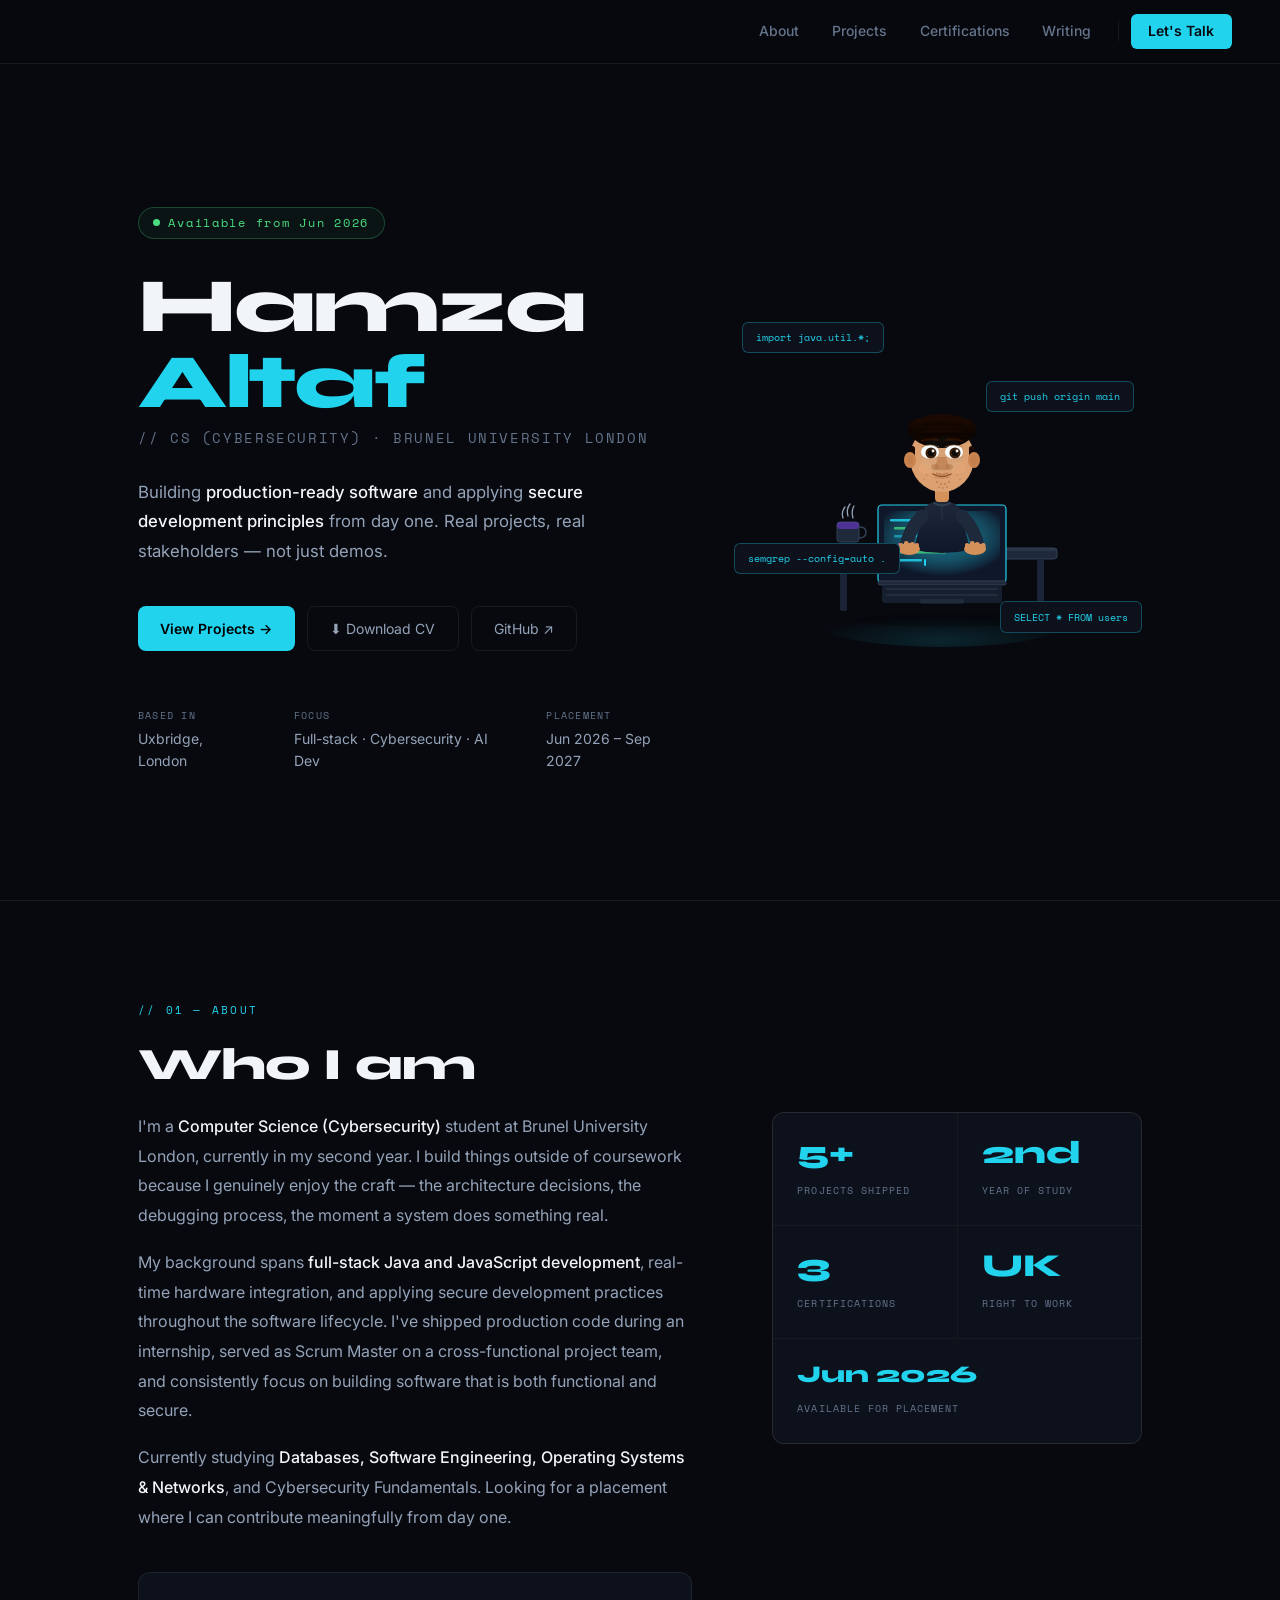
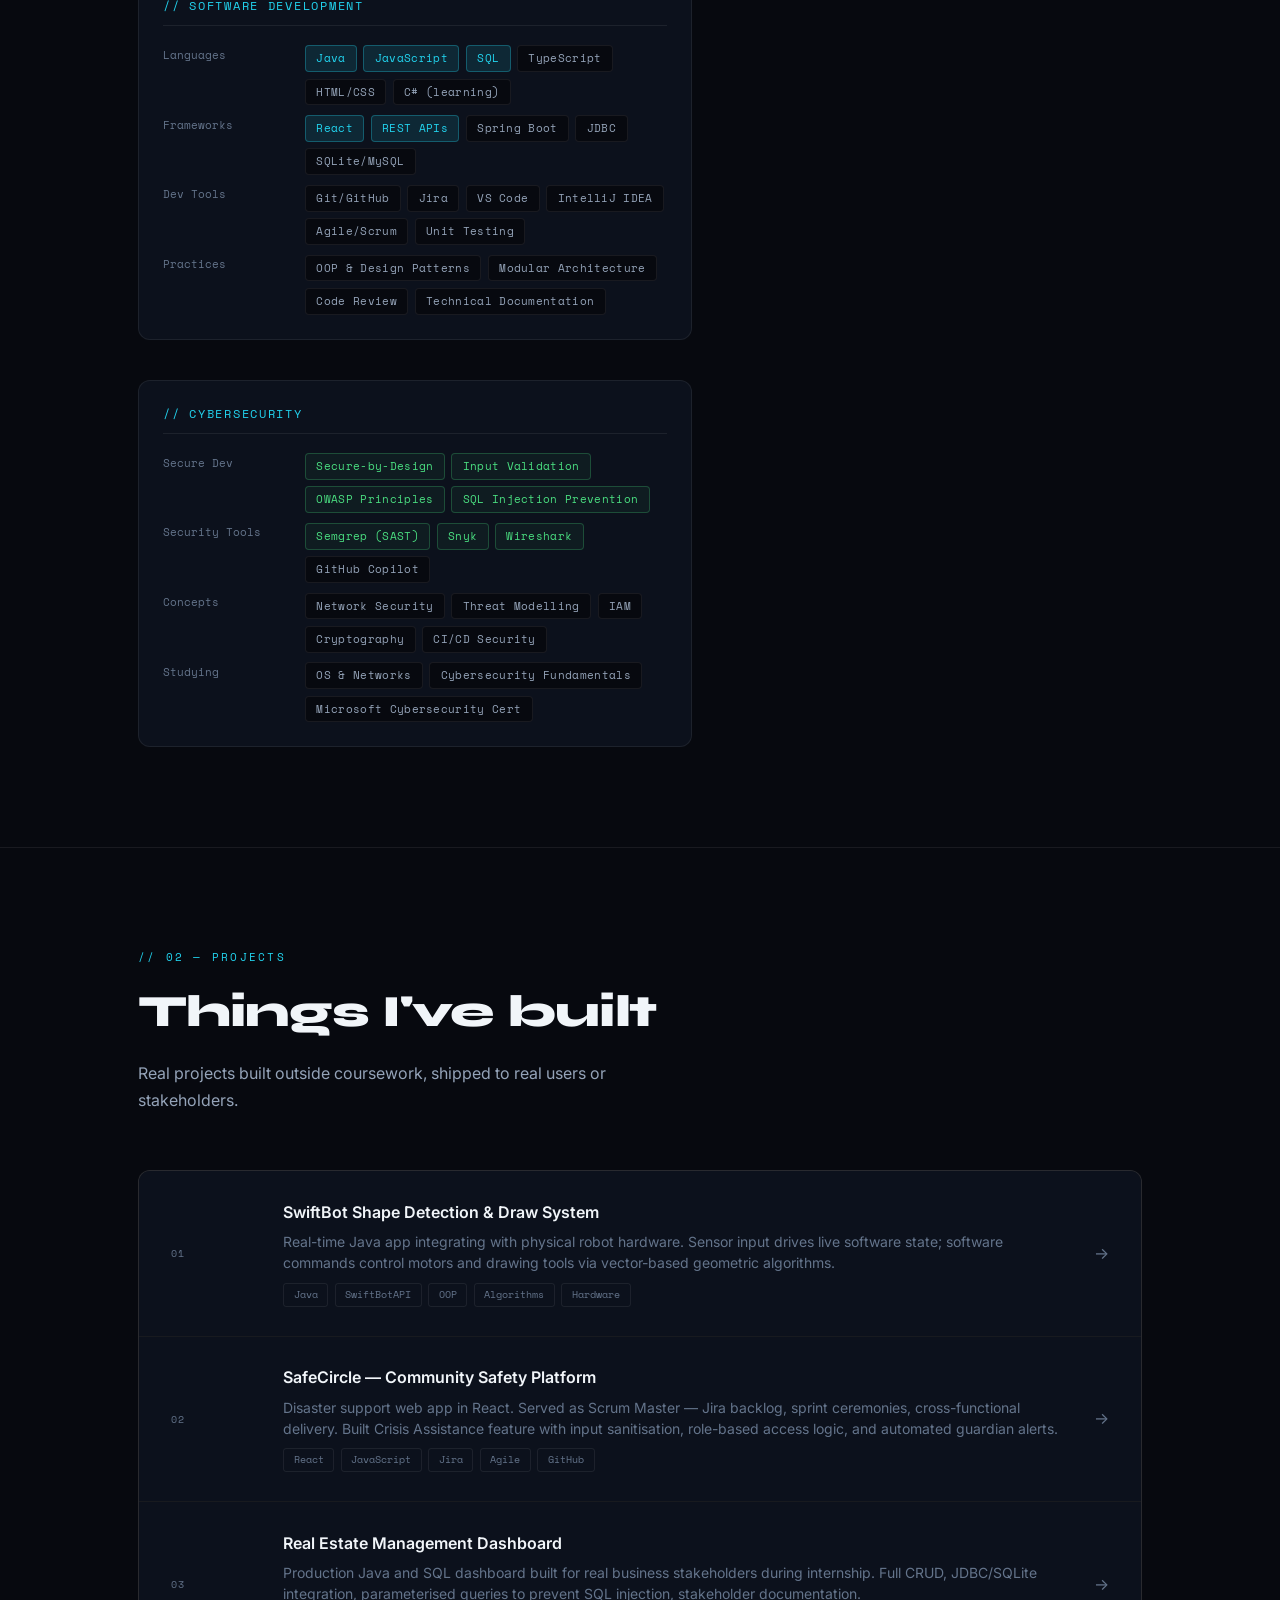
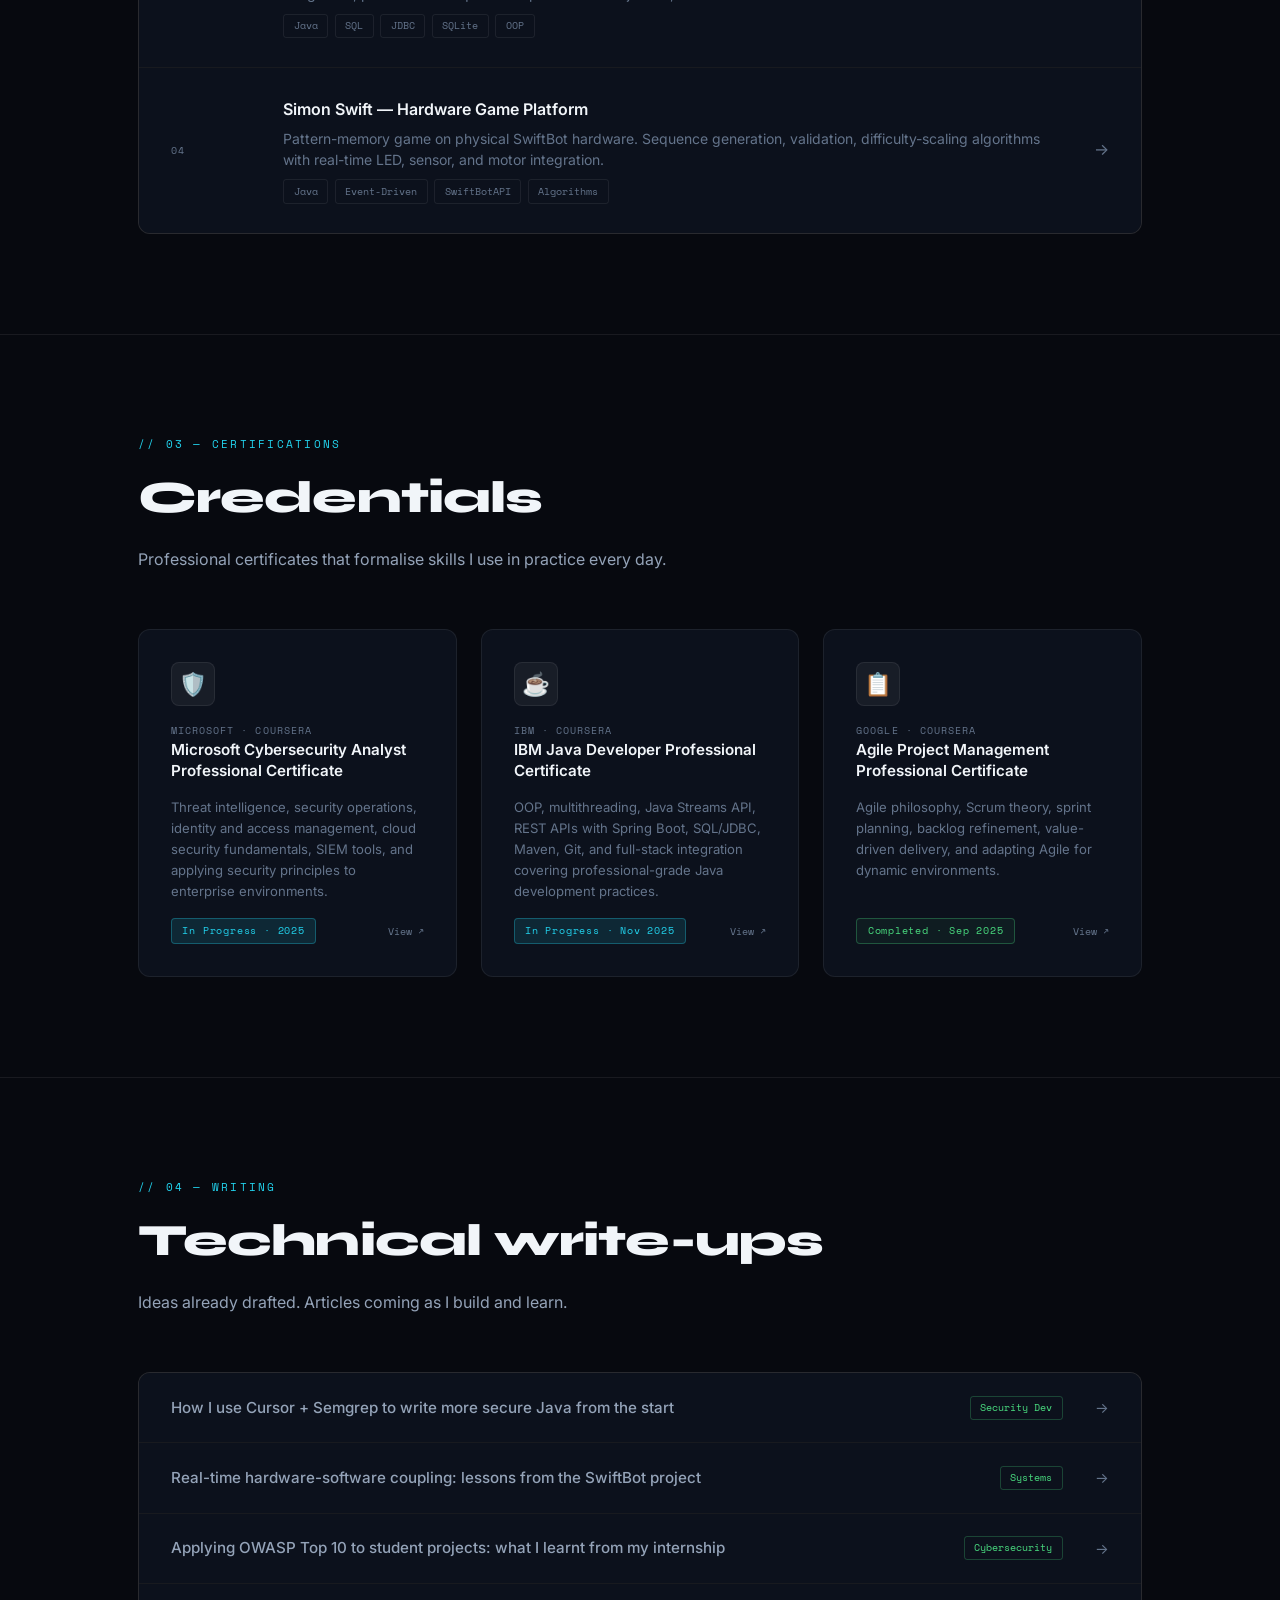
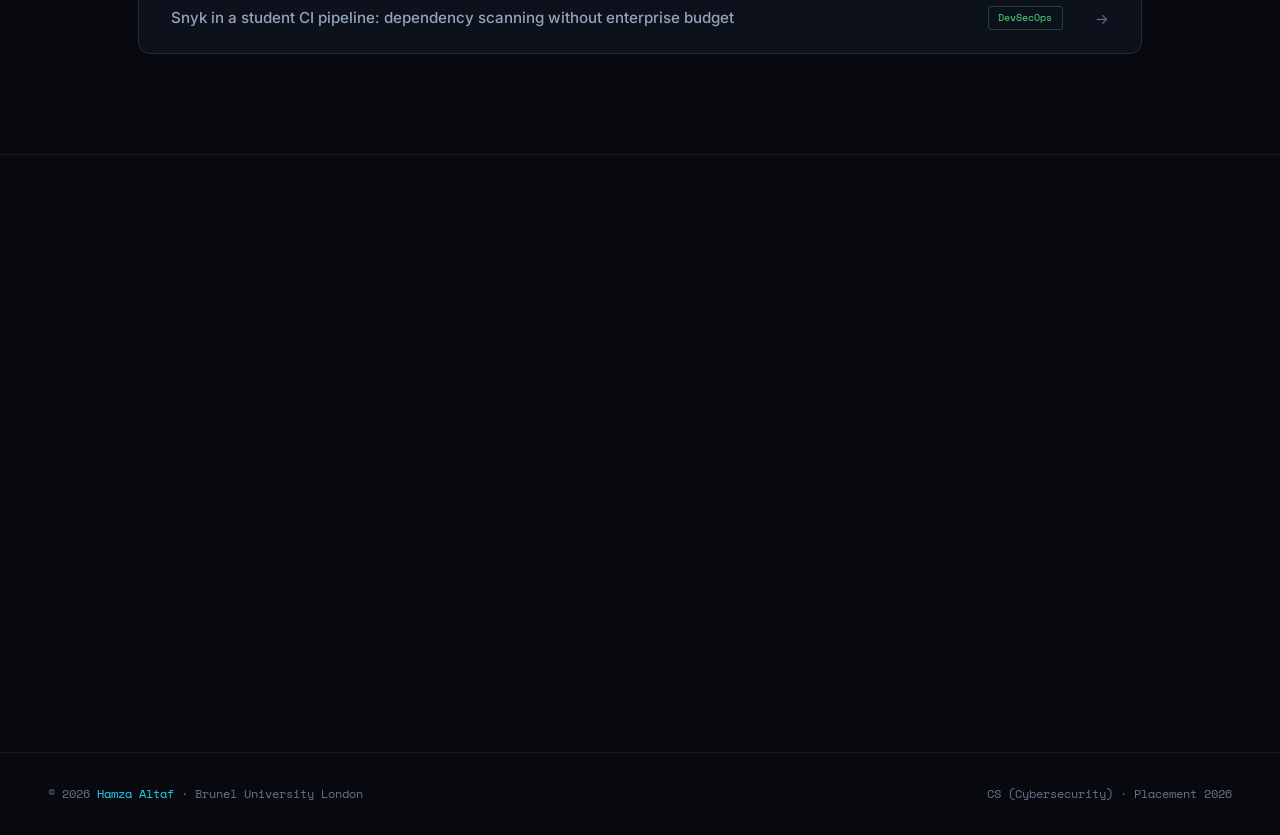
<file: index (9).html>
<!DOCTYPE html>
<html lang="en">
<head>
<meta charset="UTF-8"/>
<meta name="viewport" content="width=device-width,initial-scale=1.0"/>
<title>Hamza Altaf — CS Student & Developer</title>
<link href="https://fonts.googleapis.com/css2?family=Inter:wght@300;400;500;600&family=Space+Mono:wght@400;700&family=Syne:wght@700;800&display=swap" rel="stylesheet"/>
<style>
*,*::before,*::after{box-sizing:border-box;margin:0;padding:0}
html{scroll-behavior:smooth}
:root{
  --bg:#07090f;--bg-card:#0c111c;--bg-hover:#111827;
  --cyan:#22d3ee;--cyan-dim:rgba(34,211,238,0.12);--green:#4ade80;
  --border:rgba(255,255,255,0.07);--border-hi:rgba(34,211,238,0.3);
  --text:#f1f5f9;--muted:#64748b;--soft:#94a3b8;
  --mono:"Space Mono",monospace;--body:"Inter",sans-serif;--display:"Syne",sans-serif;
}
body{background:var(--bg);color:var(--text);font-family:var(--body);font-size:16px;line-height:1.6;-webkit-font-smoothing:antialiased}

/* NAV */
nav{position:fixed;top:0;left:0;right:0;z-index:200;display:flex;justify-content:flex-end;align-items:center;padding:0 3rem;height:64px;background:rgba(7,9,15,0.92);backdrop-filter:blur(16px);border-bottom:1px solid var(--border)}
.nav-links{display:flex;align-items:center;gap:.25rem}
.nav-links a{font-size:.875rem;font-weight:500;color:var(--muted);text-decoration:none;padding:.4rem .9rem;border-radius:6px;transition:color .2s,background .2s}
.nav-links a:hover{color:var(--text);background:rgba(255,255,255,.05)}
.nav-cta{color:var(--bg)!important;background:var(--cyan)!important;font-weight:600!important;padding:.4rem 1.1rem!important;border-radius:6px!important}
.nav-div{width:1px;height:20px;background:var(--border);margin:0 .5rem}
.container{max-width:1100px;margin:0 auto;padding:0 3rem}

/* HERO */
#hero{min-height:100vh;display:flex;align-items:center;padding:80px 0 0}
.hero-inner{display:grid;grid-template-columns:1fr 400px;gap:4rem;align-items:center;width:100%}
.hero-badge{display:inline-flex;align-items:center;gap:.5rem;font-family:var(--mono);font-size:.72rem;letter-spacing:.15em;color:var(--green);border:1px solid rgba(74,222,128,.25);background:rgba(74,222,128,.05);padding:.35rem .9rem;border-radius:20px;margin-bottom:1.8rem}
.hero-badge::before{content:"";width:7px;height:7px;border-radius:50%;background:var(--green);animation:pulse 2s infinite}
@keyframes pulse{0%,100%{opacity:1}50%{opacity:.3}}
.hero-name{font-family:var(--display);font-size:clamp(3rem,6vw,5.5rem);font-weight:800;line-height:1;letter-spacing:-.03em;margin-bottom:.4rem}
.hero-name .line2{color:var(--cyan)}
.hero-role{font-family:var(--mono);font-size:.85rem;color:var(--muted);letter-spacing:.12em;margin-bottom:1.8rem}
.hero-desc{font-size:1.05rem;color:var(--soft);max-width:480px;line-height:1.75;margin-bottom:2.5rem}
.hero-desc strong{color:var(--text);font-weight:500}
.hero-actions{display:flex;gap:.75rem;flex-wrap:wrap;margin-bottom:3.5rem}
.btn-solid{display:inline-flex;align-items:center;gap:.5rem;background:var(--cyan);color:#000;font-weight:600;font-size:.875rem;padding:.65rem 1.4rem;border-radius:8px;text-decoration:none;transition:opacity .2s,transform .2s}
.btn-solid:hover{opacity:.85;transform:translateY(-1px)}
.btn-out{display:inline-flex;align-items:center;gap:.5rem;border:1px solid var(--border);color:var(--soft);font-size:.875rem;padding:.65rem 1.4rem;border-radius:8px;text-decoration:none;transition:border-color .2s,color .2s,transform .2s}
.btn-out:hover{border-color:var(--cyan);color:var(--cyan);transform:translateY(-1px)}
.hero-meta{display:flex;gap:3rem}
.hero-meta-label{font-family:var(--mono);font-size:.65rem;color:var(--muted);letter-spacing:.12em;margin-bottom:.25rem}
.hero-meta-value{font-size:.875rem;color:var(--soft)}

/* AVATAR */
.avatar-scene{position:relative;display:flex;flex-direction:column;align-items:center;justify-content:center;min-height:420px}
.code-float{position:absolute;font-family:var(--mono);font-size:.65rem;background:var(--bg-card);border:1px solid var(--border-hi);color:var(--cyan);padding:.4rem .8rem;border-radius:6px;white-space:nowrap;opacity:0;animation:floatIn .6s forwards,floatBob 3s ease-in-out infinite}
.code-float:nth-child(1){top:10%;left:0%;animation-delay:.8s,1.4s}
.code-float:nth-child(2){top:24%;right:2%;animation-delay:1.2s,1.8s;animation-duration:.6s,3.4s}
.code-float:nth-child(3){bottom:30%;left:-2%;animation-delay:1.6s,2.2s;animation-duration:.6s,2.8s}
.code-float:nth-child(4){bottom:16%;right:0%;animation-delay:2s,2.6s;animation-duration:.6s,3.2s}
@keyframes floatIn{to{opacity:1}}
@keyframes floatBob{0%,100%{transform:translateY(0)}50%{transform:translateY(-8px)}}
.char-svg{width:320px;height:340px;overflow:visible}
.screen-bg{animation:scrFlick 4s ease-in-out infinite}
@keyframes scrFlick{0%,100%{opacity:1}45%{opacity:.85}55%{opacity:.92}}
.hand-l{transform-origin:127px 229px;animation:typeL .38s ease-in-out infinite alternate}
.hand-r{transform-origin:193px 229px;animation:typeR .38s ease-in-out infinite alternate}
@keyframes typeL{from{transform:translateY(0)}to{transform:translateY(-5px)}}
@keyframes typeR{from{transform:translateY(-5px)}to{transform:translateY(0)}}
.head-g{transform-origin:160px 136px;animation:hBob 3.2s ease-in-out infinite}
@keyframes hBob{0%,100%{transform:translateY(0) rotate(0deg)}40%{transform:translateY(-2px) rotate(.5deg)}70%{transform:translateY(-1px) rotate(-.3deg)}}
.scr-cursor{animation:cBlink 1s step-end infinite}
@keyframes cBlink{0%,100%{opacity:1}50%{opacity:0}}
.st1{animation:stm 2.2s ease-in-out infinite;transform-origin:78px 192px}
.st2{animation:stm 2.2s ease-in-out infinite .45s;transform-origin:84px 190px}
.st3{animation:stm 2.2s ease-in-out infinite .9s;transform-origin:90px 192px}
@keyframes stm{0%{opacity:0;transform:translateY(0)}50%{opacity:.55}100%{opacity:0;transform:translateY(-18px)}}

/* SECTIONS */
section{padding:100px 0}
.section-rule{border:none;border-top:1px solid var(--border);margin:0}
.eyebrow{font-family:var(--mono);font-size:.7rem;letter-spacing:.2em;color:var(--cyan);margin-bottom:.6rem}
.stitle{font-family:var(--display);font-size:clamp(1.8rem,3.5vw,2.8rem);font-weight:800;letter-spacing:-.02em;margin-bottom:.75rem}
.ssub{font-size:1rem;color:var(--soft);max-width:540px;line-height:1.7;margin-bottom:3.5rem}

/* ABOUT */
.about-grid{display:grid;grid-template-columns:3fr 2fr;gap:5rem;align-items:start}
.about-text p{font-size:1rem;color:var(--soft);line-height:1.85;margin-bottom:1.1rem}
.about-text p strong{color:var(--text);font-weight:500}
.stats-grid{display:grid;grid-template-columns:1fr 1fr;gap:1px;background:var(--border);border:1px solid var(--border);border-radius:12px;overflow:hidden}
.stat-cell{background:var(--bg-card);padding:1.5rem;transition:background .2s}
.stat-cell:hover{background:var(--bg-hover)}
.stat-val{font-family:var(--display);font-size:2rem;font-weight:800;color:var(--cyan);line-height:1;display:block;margin-bottom:.4rem}
.stat-lbl{font-family:var(--mono);font-size:.65rem;letter-spacing:.1em;color:var(--muted)}

/* SKILLS */
.skills-col{display:flex;flex-direction:column;gap:2.5rem;margin-top:2.5rem}
.skill-block{background:var(--bg-card);border:1px solid var(--border);border-radius:12px;padding:1.5rem;transition:border-color .2s}
.skill-block:hover{border-color:var(--border-hi)}
.skill-block-title{font-family:var(--mono);font-size:.72rem;letter-spacing:.15em;color:var(--cyan);margin-bottom:1.2rem;padding-bottom:.6rem;border-bottom:1px solid var(--border)}
.skill-row{display:flex;gap:.75rem;margin-bottom:.6rem;align-items:flex-start;font-size:.875rem}
.skill-row:last-child{margin-bottom:0}
.skill-label{font-family:var(--mono);font-size:.68rem;color:var(--muted);min-width:130px;padding-top:.1rem;flex-shrink:0}
.skill-pills{display:flex;flex-wrap:wrap;gap:.4rem}
.pill{font-family:var(--mono);font-size:.66rem;padding:.25rem .65rem;border-radius:4px;border:1px solid var(--border);color:var(--soft);background:var(--bg);letter-spacing:.03em}
.pill.hi{border-color:rgba(34,211,238,.3);color:var(--cyan);background:var(--cyan-dim)}
.pill.sec{border-color:rgba(74,222,128,.25);color:var(--green);background:rgba(74,222,128,.05)}

/* PROJECTS */
.proj-list{display:flex;flex-direction:column;gap:1px;background:var(--border);border:1px solid var(--border);border-radius:12px;overflow:hidden}
.proj-row{display:grid;grid-template-columns:80px 1fr auto;gap:2rem;align-items:center;padding:1.8rem 2rem;background:var(--bg-card);text-decoration:none;color:inherit;transition:background .2s}
.proj-row:hover{background:var(--bg-hover)}
.proj-num{font-family:var(--mono);font-size:.65rem;color:var(--muted);letter-spacing:.1em}
.proj-info h3{font-size:1rem;font-weight:600;color:var(--text);margin-bottom:.35rem}
.proj-info p{font-size:.875rem;color:var(--muted);line-height:1.5}
.proj-tags{display:flex;gap:.4rem;flex-wrap:wrap;margin-top:.6rem}
.ptag{font-family:var(--mono);font-size:.62rem;padding:.2rem .6rem;border:1px solid var(--border);border-radius:3px;color:var(--muted)}
.proj-arrow{color:var(--muted);font-size:1rem;transition:color .2s,transform .2s}
.proj-row:hover .proj-arrow{color:var(--cyan);transform:translateX(4px)}

/* CERTS */
.cert-grid{display:grid;grid-template-columns:repeat(3,1fr);gap:1.5rem}
.cert-card{background:var(--bg-card);border:1px solid var(--border);border-radius:12px;padding:2rem;text-decoration:none;color:inherit;display:flex;flex-direction:column;gap:1rem;transition:border-color .2s,transform .2s,box-shadow .2s;position:relative;overflow:hidden}
.cert-card::before{content:"";position:absolute;top:0;left:0;right:0;height:2px;background:linear-gradient(90deg,var(--cyan),var(--green));opacity:0;transition:opacity .3s}
.cert-card:hover{border-color:var(--border-hi);transform:translateY(-3px);box-shadow:0 12px 40px rgba(0,0,0,.3)}
.cert-card:hover::before{opacity:1}
.cert-logo{width:44px;height:44px;border-radius:8px;display:flex;align-items:center;justify-content:center;font-size:1.4rem;background:rgba(255,255,255,.05);border:1px solid var(--border)}
.cert-issuer{font-family:var(--mono);font-size:.65rem;letter-spacing:.1em;color:var(--muted)}
.cert-title{font-size:.95rem;font-weight:600;color:var(--text);line-height:1.4}
.cert-desc{font-size:.82rem;color:var(--muted);line-height:1.6}
.cert-footer{margin-top:auto;display:flex;justify-content:space-between;align-items:center}
.cert-status{font-family:var(--mono);font-size:.62rem;letter-spacing:.08em;padding:.25rem .65rem;border-radius:4px}
.cert-status.done{color:var(--green);border:1px solid rgba(74,222,128,.3);background:rgba(74,222,128,.05)}
.cert-status.prog{color:var(--cyan);border:1px solid rgba(34,211,238,.3);background:var(--cyan-dim)}
.cert-lnk{font-family:var(--mono);font-size:.65rem;color:var(--muted)}
.cert-card:hover .cert-lnk{color:var(--cyan)}

/* WRITING */
.write-list{display:flex;flex-direction:column;gap:1px;background:var(--border);border:1px solid var(--border);border-radius:12px;overflow:hidden}
.write-row{display:grid;grid-template-columns:1fr auto auto;gap:2rem;align-items:center;padding:1.4rem 2rem;background:var(--bg-card);text-decoration:none;color:inherit;transition:background .2s}
.write-row:hover{background:var(--bg-hover)}
.write-title{font-size:.95rem;font-weight:500;color:var(--soft);transition:color .2s}
.write-row:hover .write-title{color:var(--text)}
.write-tag{font-family:var(--mono);font-size:.62rem;color:var(--green);border:1px solid rgba(74,222,128,.25);padding:.2rem .6rem;border-radius:3px;white-space:nowrap}
.write-arr{color:var(--muted);font-size:.9rem;transition:color .2s,transform .2s}
.write-row:hover .write-arr{color:var(--cyan);transform:translateX(3px)}

/* CONTACT */
.contact-layout{display:grid;grid-template-columns:1fr 1fr;gap:6rem;align-items:start}
.contact-left h2{font-family:var(--display);font-size:clamp(2rem,4vw,3.2rem);font-weight:800;letter-spacing:-.02em;margin-bottom:1rem}
.contact-left p{font-size:1rem;color:var(--soft);line-height:1.75;margin-bottom:2rem}
.contact-left strong{color:var(--text);font-weight:500}
.avail-badge{display:inline-flex;align-items:center;gap:.5rem;font-family:var(--mono);font-size:.72rem;letter-spacing:.12em;color:var(--green);border:1px solid rgba(74,222,128,.25);background:rgba(74,222,128,.05);padding:.35rem .9rem;border-radius:20px;margin-bottom:1.5rem}
.avail-badge::before{content:"";width:7px;height:7px;border-radius:50%;background:var(--green);animation:pulse 2s infinite}
.c-info{display:flex;flex-direction:column;background:var(--bg-card);border:1px solid var(--border);border-radius:12px;overflow:hidden}
.c-row{display:flex;gap:1.5rem;align-items:center;padding:1.2rem 1.5rem;border-bottom:1px solid var(--border);text-decoration:none;color:inherit;transition:background .2s}
.c-row:last-child{border-bottom:none}
.c-row:hover{background:var(--bg-hover)}
.c-icon{font-size:1rem;width:20px;text-align:center;color:var(--muted)}
.c-label{font-family:var(--mono);font-size:.62rem;letter-spacing:.1em;color:var(--muted);margin-bottom:.1rem}
.c-val{font-size:.875rem;color:var(--soft);transition:color .2s}
.c-row:hover .c-val{color:var(--cyan)}

/* FOOTER */
footer{border-top:1px solid var(--border);padding:2rem 3rem;display:flex;justify-content:space-between;align-items:center}
.fl{font-family:var(--mono);font-size:.72rem;color:var(--muted)}
.fl span{color:var(--cyan)}

/* REVEAL */
.reveal{opacity:0;transform:translateY(20px);transition:opacity .6s ease,transform .6s ease}
.reveal.visible{opacity:1;transform:none}

/* RESPONSIVE */
@media(max-width:960px){
  nav{padding:0 1.5rem}.nav-links{display:none}.container{padding:0 1.5rem}
  .hero-inner{grid-template-columns:1fr;gap:3rem;padding-top:2rem}
  .avatar-scene{order:-1;min-height:300px}.char-svg{width:260px;height:260px}
  .hero-meta{gap:2rem;flex-wrap:wrap}.about-grid{grid-template-columns:1fr;gap:3rem}
  .cert-grid{grid-template-columns:1fr}
  .proj-row{grid-template-columns:60px 1fr}.proj-arrow{display:none}
  .write-row{grid-template-columns:1fr auto}.write-arr{display:none}
  .contact-layout{grid-template-columns:1fr;gap:3rem}
  footer{flex-direction:column;gap:.5rem;text-align:center;padding:1.5rem}
}
</style>
</head>
<body>

<!-- NAV -->
<nav>
  <div class="nav-links">
    <a href="#about">About</a>
    <a href="#projects">Projects</a>
    <a href="#certifications">Certifications</a>
    <a href="#writing">Writing</a>
    <div class="nav-div"></div>
    <a href="#contact" class="nav-cta">Let's Talk</a>
  </div>
</nav>

<!-- HERO -->
<section id="hero">
  <div class="container">
    <div class="hero-inner">
      <div>
        <div class="hero-badge">Available from Jun 2026</div>
        <h1 class="hero-name">Hamza<br><span class="line2">Altaf</span></h1>
        <p class="hero-role">// CS (CYBERSECURITY) · BRUNEL UNIVERSITY LONDON</p>
        <p class="hero-desc">Building <strong>production-ready software</strong> and applying <strong>secure development principles</strong> from day one. Real projects, real stakeholders — not just demos.</p>
        <div class="hero-actions">
          <a href="#projects" class="btn-solid">View Projects →</a>
          <a href="[data-uri]" download="Hamza_Altaf_CV.docx" class="btn-out">⬇ Download CV</a>
          <a href="https://github.com/HamzaAltaf-799" target="_blank" class="btn-out">GitHub ↗</a>
        </div>
        <div class="hero-meta">
          <div><div class="hero-meta-label">BASED IN</div><div class="hero-meta-value">Uxbridge, London</div></div>
          <div><div class="hero-meta-label">FOCUS</div><div class="hero-meta-value">Full-stack · Cybersecurity · AI Dev</div></div>
          <div><div class="hero-meta-label">PLACEMENT</div><div class="hero-meta-value">Jun 2026 – Sep 2027</div></div>
        </div>
      </div>

      <!-- AVATAR -->
      <div class="avatar-scene">
        <div class="code-float">import java.util.*;</div>
        <div class="code-float">git push origin main</div>
        <div class="code-float">semgrep --config=auto .</div>
        <div class="code-float">SELECT * FROM users</div>

        <svg class="char-svg" viewBox="0 0 320 340" xmlns="http://www.w3.org/2000/svg" fill="none">
          <defs>
            <radialGradient id="dg" cx="50%" cy="85%" r="55%"><stop offset="0%" stop-color="#22d3ee" stop-opacity=".14"/><stop offset="100%" stop-color="#22d3ee" stop-opacity="0"/></radialGradient>
            <radialGradient id="sg" cx="50%" cy="40%" r="60%"><stop offset="0%" stop-color="#22d3ee" stop-opacity=".4"/><stop offset="100%" stop-color="#0f172a" stop-opacity="1"/></radialGradient>
            <linearGradient id="hg" x1="0" y1="0" x2="0" y2="1"><stop offset="0%" stop-color="#1c0a02"/><stop offset="100%" stop-color="#0a0300"/></linearGradient>
            <linearGradient id="swg" x1="0" y1="0" x2="0" y2="1"><stop offset="0%" stop-color="#1e293b"/><stop offset="100%" stop-color="#0f172a"/></linearGradient>
          </defs>
          <ellipse cx="160" cy="305" rx="120" ry="22" fill="url(#dg)"/>
          <!-- desk -->
          <rect x="45" y="228" width="230" height="11" rx="3" fill="#1e293b" stroke="#334155" stroke-width="1"/>
          <rect x="45" y="228" width="230" height="3" rx="2" fill="#334155" opacity=".5"/>
          <rect x="58" y="239" width="7" height="52" rx="2" fill="#1a2436"/>
          <rect x="255" y="239" width="7" height="52" rx="2" fill="#1a2436"/>
          <!-- laptop -->
          <rect x="96" y="185" width="128" height="78" rx="4" fill="#0f172a" stroke="#22d3ee" stroke-width="1.2"/>
          <rect x="102" y="191" width="116" height="65" rx="2" fill="url(#sg)" class="screen-bg"/>
          <rect x="108" y="199" width="58" height="2.5" rx="1" fill="#22d3ee" opacity=".85"/>
          <rect x="112" y="207" width="42" height="2.5" rx="1" fill="#4ade80" opacity=".75"/>
          <rect x="112" y="215" width="68" height="2.5" rx="1" fill="#22d3ee" opacity=".55"/>
          <rect x="116" y="223" width="38" height="2.5" rx="1" fill="#f472b6" opacity=".65"/>
          <rect x="112" y="231" width="52" height="2.5" rx="1" fill="#4ade80" opacity=".75"/>
          <rect x="108" y="239" width="32" height="2.5" rx="1" fill="#22d3ee" opacity=".85"/>
          <rect x="142" y="239" width="2" height="7" rx="1" fill="#22d3ee" class="scr-cursor"/>
          <rect x="96" y="261" width="128" height="4" rx="2" fill="#1e293b" stroke="#334155" stroke-width="1"/>
          <rect x="100" y="265" width="120" height="18" rx="3" fill="#151f2e"/>
          <rect x="104" y="268" width="112" height="2" rx="1" fill="#334155" opacity=".4"/>
          <rect x="104" y="274" width="112" height="2" rx="1" fill="#334155" opacity=".4"/>
          <rect x="138" y="279" width="44" height="5" rx="2" fill="#334155" opacity=".35"/>
          <!-- coffee -->
          <rect x="55" y="202" width="22" height="20" rx="3" fill="#1e293b" stroke="#334155" stroke-width="1"/>
          <rect x="55" y="202" width="22" height="7" rx="3" fill="#7c3aed" opacity=".5"/>
          <path d="M77 207 Q84 207 84 212 Q84 218 77 218" stroke="#334155" stroke-width="1.5" fill="none" stroke-linecap="round"/>
          <path d="M61 198 Q59 192 63 187" stroke="#94a3b8" stroke-width="1.3" stroke-linecap="round" fill="none" class="st1"/>
          <path d="M66 196 Q64 189 68 184" stroke="#94a3b8" stroke-width="1.3" stroke-linecap="round" fill="none" class="st2"/>
          <path d="M71 198 Q69 191 72 186" stroke="#94a3b8" stroke-width="1.3" stroke-linecap="round" fill="none" class="st3"/>
          <!-- body -->
          <path d="M140 196 Q140 183 160 180 Q180 183 180 196 L188 230 Q160 236 132 230 Z" fill="url(#swg)"/>
          <path d="M152 183 Q160 188 168 183" stroke="#334155" stroke-width="1.8" fill="none" stroke-linecap="round"/>
          <line x1="160" y1="183" x2="160" y2="200" stroke="#334155" stroke-width="1" opacity=".6"/>
          <path d="M140 196 Q126 210 124 228" stroke="#1e293b" stroke-width="13" stroke-linecap="round" fill="none"/>
          <path d="M180 196 Q194 210 196 228" stroke="#1e293b" stroke-width="13" stroke-linecap="round" fill="none"/>
          <!-- hands - lighter skin -->
          <g class="hand-l">
            <ellipse cx="127" cy="229" rx="11" ry="6" fill="#d4925a"/>
            <rect x="117" y="223" width="4.5" height="8" rx="2" fill="#d4925a"/>
            <rect x="122" y="221" width="4.5" height="10" rx="2" fill="#d4925a"/>
            <rect x="128" y="222" width="4.5" height="9" rx="2" fill="#d4925a"/>
            <rect x="133" y="223" width="4" height="7.5" rx="2" fill="#d4925a"/>
          </g>
          <g class="hand-r">
            <ellipse cx="193" cy="229" rx="11" ry="6" fill="#d4925a"/>
            <rect x="183" y="223" width="4" height="7.5" rx="2" fill="#d4925a"/>
            <rect x="188" y="221" width="4.5" height="10" rx="2" fill="#d4925a"/>
            <rect x="193" y="222" width="4.5" height="9" rx="2" fill="#d4925a"/>
            <rect x="199" y="223" width="4.5" height="8" rx="2" fill="#d4925a"/>
          </g>
          <!-- HEAD - lighter skin -->
          <g class="head-g">
            <rect x="153" y="163" width="14" height="19" rx="4" fill="#d4925a"/>
            <ellipse cx="160" cy="138" rx="32" ry="34" fill="#dda070"/>
            <ellipse cx="144" cy="148" rx="8" ry="6" fill="#f0b080" opacity=".3"/>
            <ellipse cx="176" cy="148" rx="8" ry="6" fill="#f0b080" opacity=".3"/>
            <!-- hair -->
            <ellipse cx="160" cy="111" rx="32" ry="17" fill="url(#hg)"/>
            <path d="M128 118 Q123 107 130 101 Q139 94 160 106" fill="url(#hg)"/>
            <path d="M192 118 Q197 107 190 101 Q181 94 160 106" fill="url(#hg)"/>
            <path d="M138 105 Q150 99 162 103 Q174 99 183 105" fill="#0a0300" opacity=".3"/>
            <path d="M130 115 Q145 108 160 111 Q175 108 190 115" fill="url(#hg)"/>
            <rect x="128" y="126" width="5" height="14" rx="2.5" fill="url(#hg)"/>
            <rect x="187" y="126" width="5" height="14" rx="2.5" fill="url(#hg)"/>
            <!-- ears -->
            <ellipse cx="128" cy="140" rx="6" ry="8" fill="#ca8450"/>
            <ellipse cx="192" cy="140" rx="6" ry="8" fill="#ca8450"/>
            <ellipse cx="128" cy="140" rx="3" ry="5" fill="#bc7a45" opacity=".5"/>
            <ellipse cx="192" cy="140" rx="3" ry="5" fill="#bc7a45" opacity=".5"/>
            <!-- eyebrows -->
            <path d="M140 121 Q148 118 156 120" stroke="#2a0f00" stroke-width="2.2" stroke-linecap="round" fill="none"/>
            <path d="M164 120 Q172 118 180 121" stroke="#2a0f00" stroke-width="2.2" stroke-linecap="round" fill="none"/>
            <!-- eyes -->
            <ellipse cx="148" cy="132" rx="9" ry="7" fill="white"/>
            <ellipse cx="172" cy="132" rx="9" ry="7" fill="white"/>
            <circle cx="149" cy="133" r="5.5" fill="#3a1800"/>
            <circle cx="173" cy="133" r="5.5" fill="#3a1800"/>
            <circle cx="149" cy="133" r="3.2" fill="#0d0500"/>
            <circle cx="173" cy="133" r="3.2" fill="#0d0500"/>
            <circle cx="151" cy="131" r="1.4" fill="white" opacity=".95"/>
            <circle cx="175" cy="131" r="1.4" fill="white" opacity=".95"/>
            <path d="M139 127 Q148 123 157 127" stroke="#b07540" stroke-width=".8" fill="none" opacity=".7"/>
            <path d="M163 127 Q172 123 181 127" stroke="#b07540" stroke-width=".8" fill="none" opacity=".7"/>
            <path d="M139 137 Q148 140 157 137" stroke="#b07540" stroke-width=".6" fill="none" opacity=".4"/>
            <path d="M163 137 Q172 140 181 137" stroke="#b07540" stroke-width=".6" fill="none" opacity=".4"/>
            <!-- nose -->
            <path d="M156 137 Q154 145 152 148 Q156 151 160 150 Q164 151 168 148 Q166 145 164 137" fill="#c07848" opacity=".7"/>
            <ellipse cx="153" cy="147" rx="4" ry="3" fill="#b07040" opacity=".5"/>
            <ellipse cx="167" cy="147" rx="4" ry="3" fill="#b07040" opacity=".5"/>
            <!-- mouth -->
            <path d="M151 154 Q160 159 169 154" stroke="#8a4e28" stroke-width="1.4" stroke-linecap="round" fill="none"/>
            <path d="M154 153 Q160 156 166 153" stroke="#7a3e18" stroke-width=".8" fill="none" opacity=".5"/>
            <!-- light stubble -->
            <path d="M152 157 Q160 160 168 157" stroke="#3a1800" stroke-width=".8" fill="none" opacity=".2"/>
            <circle cx="155" cy="162" r=".9" fill="#2a1000" opacity=".25"/>
            <circle cx="159" cy="164" r=".9" fill="#2a1000" opacity=".25"/>
            <circle cx="163" cy="164" r=".9" fill="#2a1000" opacity=".25"/>
            <circle cx="167" cy="162" r=".9" fill="#2a1000" opacity=".25"/>
            <circle cx="157" cy="167" r=".9" fill="#2a1000" opacity=".2"/>
            <circle cx="161" cy="168" r=".9" fill="#2a1000" opacity=".2"/>
            <circle cx="165" cy="167" r=".9" fill="#2a1000" opacity=".2"/>
            <circle cx="145" cy="155" r=".8" fill="#2a1000" opacity=".18"/>
            <circle cx="142" cy="159" r=".8" fill="#2a1000" opacity=".18"/>
            <circle cx="175" cy="155" r=".8" fill="#2a1000" opacity=".18"/>
            <circle cx="178" cy="159" r=".8" fill="#2a1000" opacity=".18"/>
            <circle cx="155" cy="154" r=".7" fill="#2a1000" opacity=".18"/>
            <circle cx="158" cy="154" r=".7" fill="#2a1000" opacity=".18"/>
            <circle cx="162" cy="154" r=".7" fill="#2a1000" opacity=".18"/>
            <circle cx="165" cy="154" r=".7" fill="#2a1000" opacity=".18"/>
            <ellipse cx="160" cy="135" rx="22" ry="18" fill="#22d3ee" opacity=".03"/>
          </g>
          <ellipse cx="160" cy="300" rx="85" ry="7" fill="#000" opacity=".22"/>
        </svg>
      </div>
    </div>
  </div>
</section>

<hr class="section-rule"/>

<!-- ABOUT -->
<section id="about">
  <div class="container">
    <p class="eyebrow reveal">// 01 — ABOUT</p>
    <h2 class="stitle reveal">Who I am</h2>
    <div class="about-grid">
      <div class="about-text">
        <p class="reveal">I'm a <strong>Computer Science (Cybersecurity)</strong> student at Brunel University London, currently in my second year. I build things outside of coursework because I genuinely enjoy the craft — the architecture decisions, the debugging process, the moment a system does something real.</p>
        <p class="reveal">My background spans <strong>full-stack Java and JavaScript development</strong>, real-time hardware integration, and applying secure development practices throughout the software lifecycle. I've shipped production code during an internship, served as Scrum Master on a cross-functional project team, and consistently focus on building software that is both functional and secure.</p>
        <p class="reveal">Currently studying <strong>Databases, Software Engineering, Operating Systems &amp; Networks</strong>, and Cybersecurity Fundamentals. Looking for a placement where I can contribute meaningfully from day one.</p>

        <div class="skills-col">
          <!-- BLOCK 1: Software Development -->
          <div class="skill-block reveal">
            <div class="skill-block-title">// SOFTWARE DEVELOPMENT</div>
            <div class="skill-row">
              <span class="skill-label">Languages</span>
              <div class="skill-pills"><span class="pill hi">Java</span><span class="pill hi">JavaScript</span><span class="pill hi">SQL</span><span class="pill">TypeScript</span><span class="pill">HTML/CSS</span><span class="pill">C# (learning)</span></div>
            </div>
            <div class="skill-row">
              <span class="skill-label">Frameworks</span>
              <div class="skill-pills"><span class="pill hi">React</span><span class="pill hi">REST APIs</span><span class="pill">Spring Boot</span><span class="pill">JDBC</span><span class="pill">SQLite/MySQL</span></div>
            </div>
            <div class="skill-row">
              <span class="skill-label">Dev Tools</span>
              <div class="skill-pills"><span class="pill">Git/GitHub</span><span class="pill">Jira</span><span class="pill">VS Code</span><span class="pill">IntelliJ IDEA</span><span class="pill">Agile/Scrum</span><span class="pill">Unit Testing</span></div>
            </div>
            <div class="skill-row">
              <span class="skill-label">Practices</span>
              <div class="skill-pills"><span class="pill">OOP &amp; Design Patterns</span><span class="pill">Modular Architecture</span><span class="pill">Code Review</span><span class="pill">Technical Documentation</span></div>
            </div>
          </div>

          <!-- BLOCK 2: Cybersecurity -->
          <div class="skill-block reveal">
            <div class="skill-block-title">// CYBERSECURITY</div>
            <div class="skill-row">
              <span class="skill-label">Secure Dev</span>
              <div class="skill-pills"><span class="pill sec">Secure-by-Design</span><span class="pill sec">Input Validation</span><span class="pill sec">OWASP Principles</span><span class="pill sec">SQL Injection Prevention</span></div>
            </div>
            <div class="skill-row">
              <span class="skill-label">Security Tools</span>
              <div class="skill-pills"><span class="pill sec">Semgrep (SAST)</span><span class="pill sec">Snyk</span><span class="pill sec">Wireshark</span><span class="pill">GitHub Copilot</span></div>
            </div>
            <div class="skill-row">
              <span class="skill-label">Concepts</span>
              <div class="skill-pills"><span class="pill">Network Security</span><span class="pill">Threat Modelling</span><span class="pill">IAM</span><span class="pill">Cryptography</span><span class="pill">CI/CD Security</span></div>
            </div>
            <div class="skill-row">
              <span class="skill-label">Studying</span>
              <div class="skill-pills"><span class="pill">OS &amp; Networks</span><span class="pill">Cybersecurity Fundamentals</span><span class="pill">Microsoft Cybersecurity Cert</span></div>
            </div>
          </div>
        </div>
      </div>

      <div>
        <div class="stats-grid reveal">
          <div class="stat-cell"><span class="stat-val">5+</span><span class="stat-lbl">PROJECTS SHIPPED</span></div>
          <div class="stat-cell"><span class="stat-val">2nd</span><span class="stat-lbl">YEAR OF STUDY</span></div>
          <div class="stat-cell"><span class="stat-val">3</span><span class="stat-lbl">CERTIFICATIONS</span></div>
          <div class="stat-cell"><span class="stat-val">UK</span><span class="stat-lbl">RIGHT TO WORK</span></div>
          <div class="stat-cell" style="grid-column:span 2"><span class="stat-val" style="font-size:1.5rem">Jun 2026</span><span class="stat-lbl">AVAILABLE FOR PLACEMENT</span></div>
        </div>
      </div>
    </div>
  </div>
</section>

<hr class="section-rule"/>

<!-- PROJECTS -->
<section id="projects">
  <div class="container">
    <p class="eyebrow reveal">// 02 — PROJECTS</p>
    <h2 class="stitle reveal">Things I've built</h2>
    <p class="ssub reveal">Real projects built outside coursework, shipped to real users or stakeholders.</p>
    <div class="proj-list reveal">
      <div class="proj-row"><div class="proj-num">01</div><div class="proj-info"><h3>SwiftBot Shape Detection &amp; Draw System</h3><p>Real-time Java app integrating with physical robot hardware. Sensor input drives live software state; software commands control motors and drawing tools via vector-based geometric algorithms.</p><div class="proj-tags"><span class="ptag">Java</span><span class="ptag">SwiftBotAPI</span><span class="ptag">OOP</span><span class="ptag">Algorithms</span><span class="ptag">Hardware</span></div></div><div class="proj-arrow">→</div></div>
      <div class="proj-row"><div class="proj-num">02</div><div class="proj-info"><h3>SafeCircle — Community Safety Platform</h3><p>Disaster support web app in React. Served as Scrum Master — Jira backlog, sprint ceremonies, cross-functional delivery. Built Crisis Assistance feature with input sanitisation, role-based access logic, and automated guardian alerts.</p><div class="proj-tags"><span class="ptag">React</span><span class="ptag">JavaScript</span><span class="ptag">Jira</span><span class="ptag">Agile</span><span class="ptag">GitHub</span></div></div><div class="proj-arrow">→</div></div>
      <div class="proj-row"><div class="proj-num">03</div><div class="proj-info"><h3>Real Estate Management Dashboard</h3><p>Production Java and SQL dashboard built for real business stakeholders during internship. Full CRUD, JDBC/SQLite integration, parameterised queries to prevent SQL injection, stakeholder documentation.</p><div class="proj-tags"><span class="ptag">Java</span><span class="ptag">SQL</span><span class="ptag">JDBC</span><span class="ptag">SQLite</span><span class="ptag">OOP</span></div></div><div class="proj-arrow">→</div></div>
      <div class="proj-row"><div class="proj-num">04</div><div class="proj-info"><h3>Simon Swift — Hardware Game Platform</h3><p>Pattern-memory game on physical SwiftBot hardware. Sequence generation, validation, difficulty-scaling algorithms with real-time LED, sensor, and motor integration.</p><div class="proj-tags"><span class="ptag">Java</span><span class="ptag">Event-Driven</span><span class="ptag">SwiftBotAPI</span><span class="ptag">Algorithms</span></div></div><div class="proj-arrow">→</div></div>
    </div>
  </div>
</section>

<hr class="section-rule"/>

<!-- CERTIFICATIONS -->
<section id="certifications">
  <div class="container">
    <p class="eyebrow reveal">// 03 — CERTIFICATIONS</p>
    <h2 class="stitle reveal">Credentials</h2>
    <p class="ssub reveal">Professional certificates that formalise skills I use in practice every day.</p>
    <div class="cert-grid">
      <a href="https://www.coursera.org/professional-certificates/microsoft-cybersecurity-analyst" target="_blank" class="cert-card reveal">
        <div class="cert-logo">🛡️</div>
        <div><div class="cert-issuer">MICROSOFT · COURSERA</div><div class="cert-title">Microsoft Cybersecurity Analyst Professional Certificate</div></div>
        <div class="cert-desc">Threat intelligence, security operations, identity and access management, cloud security fundamentals, SIEM tools, and applying security principles to enterprise environments.</div>
        <div class="cert-footer"><span class="cert-status prog">In Progress · 2025</span><span class="cert-lnk">View ↗</span></div>
      </a>
      <a href="https://www.coursera.org/professional-certificates/java-developer" target="_blank" class="cert-card reveal">
        <div class="cert-logo">☕</div>
        <div><div class="cert-issuer">IBM · COURSERA</div><div class="cert-title">IBM Java Developer Professional Certificate</div></div>
        <div class="cert-desc">OOP, multithreading, Java Streams API, REST APIs with Spring Boot, SQL/JDBC, Maven, Git, and full-stack integration covering professional-grade Java development practices.</div>
        <div class="cert-footer"><span class="cert-status prog">In Progress · Nov 2025</span><span class="cert-lnk">View ↗</span></div>
      </a>
      <a href="https://www.coursera.org/professional-certificates/google-project-management" target="_blank" class="cert-card reveal">
        <div class="cert-logo">📋</div>
        <div><div class="cert-issuer">GOOGLE · COURSERA</div><div class="cert-title">Agile Project Management Professional Certificate</div></div>
        <div class="cert-desc">Agile philosophy, Scrum theory, sprint planning, backlog refinement, value-driven delivery, and adapting Agile for dynamic environments.</div>
        <div class="cert-footer"><span class="cert-status done">Completed · Sep 2025</span><span class="cert-lnk">View ↗</span></div>
      </a>
    </div>
  </div>
</section>

<hr class="section-rule"/>

<!-- WRITING -->
<section id="writing">
  <div class="container">
    <p class="eyebrow reveal">// 04 — WRITING</p>
    <h2 class="stitle reveal">Technical write-ups</h2>
    <p class="ssub reveal">Ideas already drafted. Articles coming as I build and learn.</p>
    <div class="write-list reveal">
      <a href="#" class="write-row"><span class="write-title">How I use Cursor + Semgrep to write more secure Java from the start</span><span class="write-tag">Security Dev</span><span class="write-arr">→</span></a>
      <a href="#" class="write-row"><span class="write-title">Real-time hardware-software coupling: lessons from the SwiftBot project</span><span class="write-tag">Systems</span><span class="write-arr">→</span></a>
      <a href="#" class="write-row"><span class="write-title">Applying OWASP Top 10 to student projects: what I learnt from my internship</span><span class="write-tag">Cybersecurity</span><span class="write-arr">→</span></a>
      <a href="#" class="write-row"><span class="write-title">Snyk in a student CI pipeline: dependency scanning without enterprise budget</span><span class="write-tag">DevSecOps</span><span class="write-arr">→</span></a>
    </div>
  </div>
</section>

<hr class="section-rule"/>

<!-- CONTACT -->
<section id="contact">
  <div class="container">
    <div class="contact-layout">
      <div class="contact-left reveal">
        <div class="avail-badge">Open to placement opportunities</div>
        <h2>Let's talk.</h2>
        <p>Looking for a placement where I can contribute from day one — not just as a student doing intern work, but as a developer who ships real, <strong>secure</strong> features. Open to <strong>software engineering</strong>, <strong>cybersecurity</strong>, and <strong>full-stack development</strong> roles across London and the wider UK.</p>
        <a href="[data-uri]" download="Hamza_Altaf_CV.docx" class="btn-solid" style="width:fit-content">⬇ Download CV</a>
      </div>
      <div class="reveal">
        <div class="c-info">
          <a href="mailto:hamzaaltaf423@gmail.com" class="c-row"><span class="c-icon">✉</span><div><div class="c-label">EMAIL</div><div class="c-val">hamzaaltaf423@gmail.com</div></div></a>
          <a href="tel:07555023567" class="c-row"><span class="c-icon">✆</span><div><div class="c-label">PHONE</div><div class="c-val">07555 023567</div></div></a>
          <div class="c-row"><span class="c-icon">📍</span><div><div class="c-label">LOCATION</div><div class="c-val">Uxbridge, London, UK</div></div></div>
          <a href="https://linkedin.com/in/-hamza-altaf-" target="_blank" class="c-row"><span class="c-icon">↗</span><div><div class="c-label">LINKEDIN</div><div class="c-val">linkedin.com/in/-hamza-altaf-</div></div></a>
          <a href="https://github.com/HamzaAltaf-799" target="_blank" class="c-row"><span class="c-icon">⌥</span><div><div class="c-label">GITHUB</div><div class="c-val">github.com/HamzaAltaf-799</div></div></a>
        </div>
      </div>
    </div>
  </div>
</section>

<footer>
  <div class="fl">© 2026 <span>Hamza Altaf</span> · Brunel University London</div>
  <div class="fl">CS (Cybersecurity) · Placement 2026</div>
</footer>

<script>
const obs = new IntersectionObserver((entries) => {
  entries.forEach((e,i) => { if(e.isIntersecting) setTimeout(()=>e.target.classList.add("visible"),i*60); });
},{threshold:0.08});
document.querySelectorAll(".reveal").forEach(el=>obs.observe(el));
const secs=document.querySelectorAll("section[id]");
const nls=document.querySelectorAll('.nav-links a[href^="#"]');
window.addEventListener("scroll",()=>{
  let cur="";
  secs.forEach(s=>{if(window.scrollY>=s.offsetTop-80)cur=s.id;});
  nls.forEach(a=>{a.style.color=a.getAttribute("href")==="#"+cur?"var(--cyan)":"";});
});
</script>
</body>
</html>
</file>
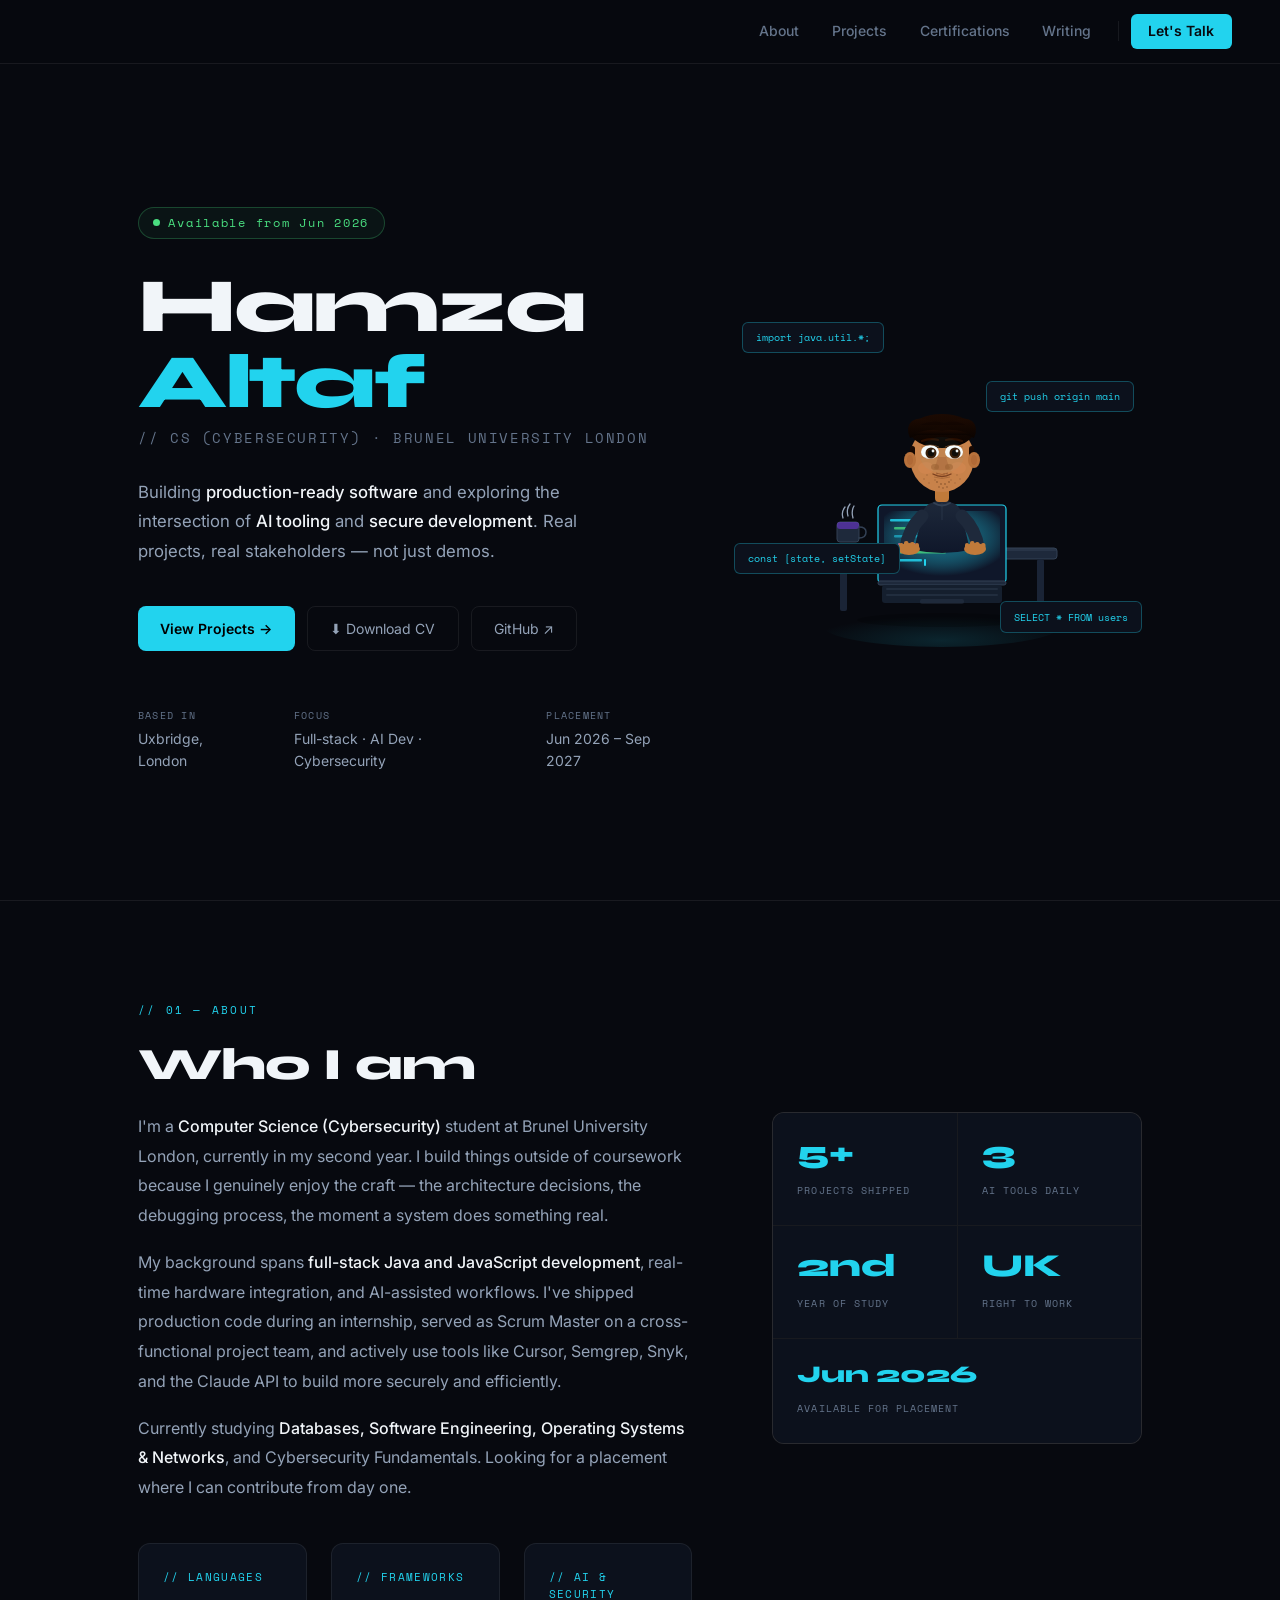
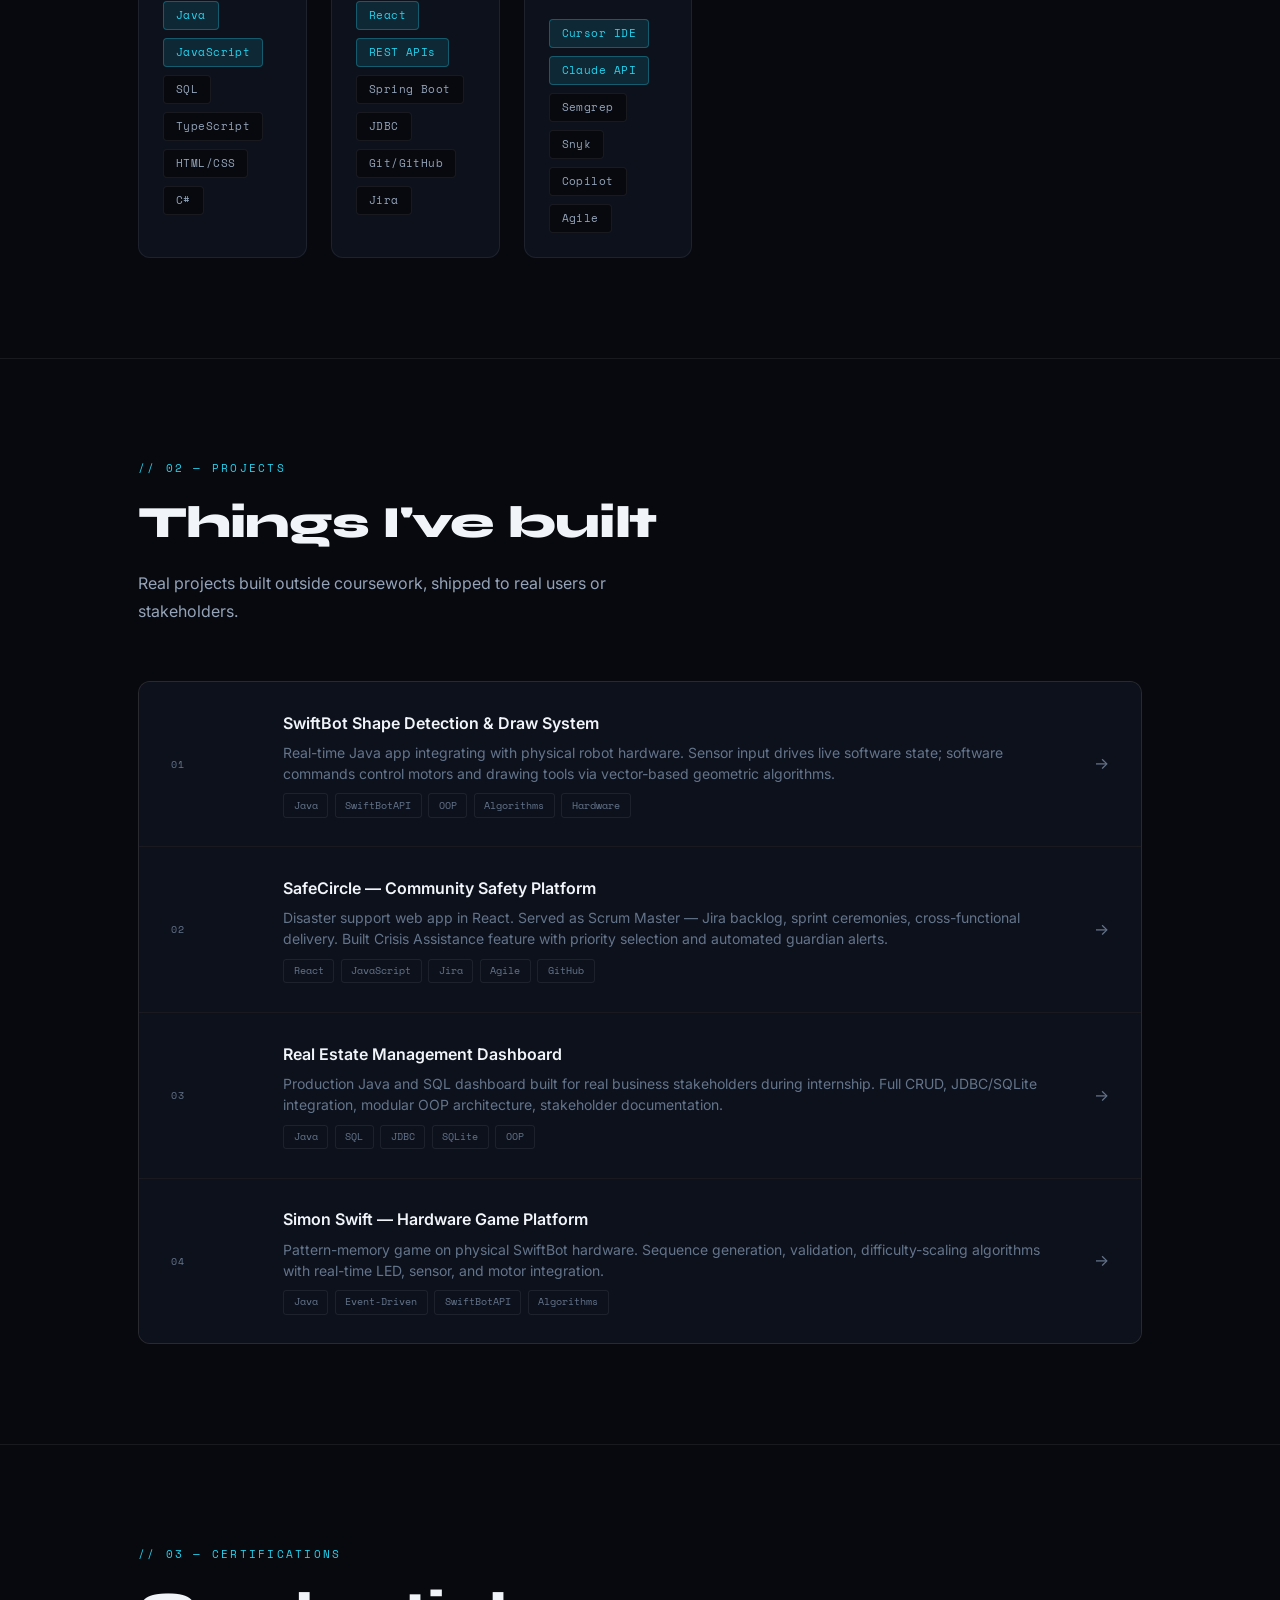
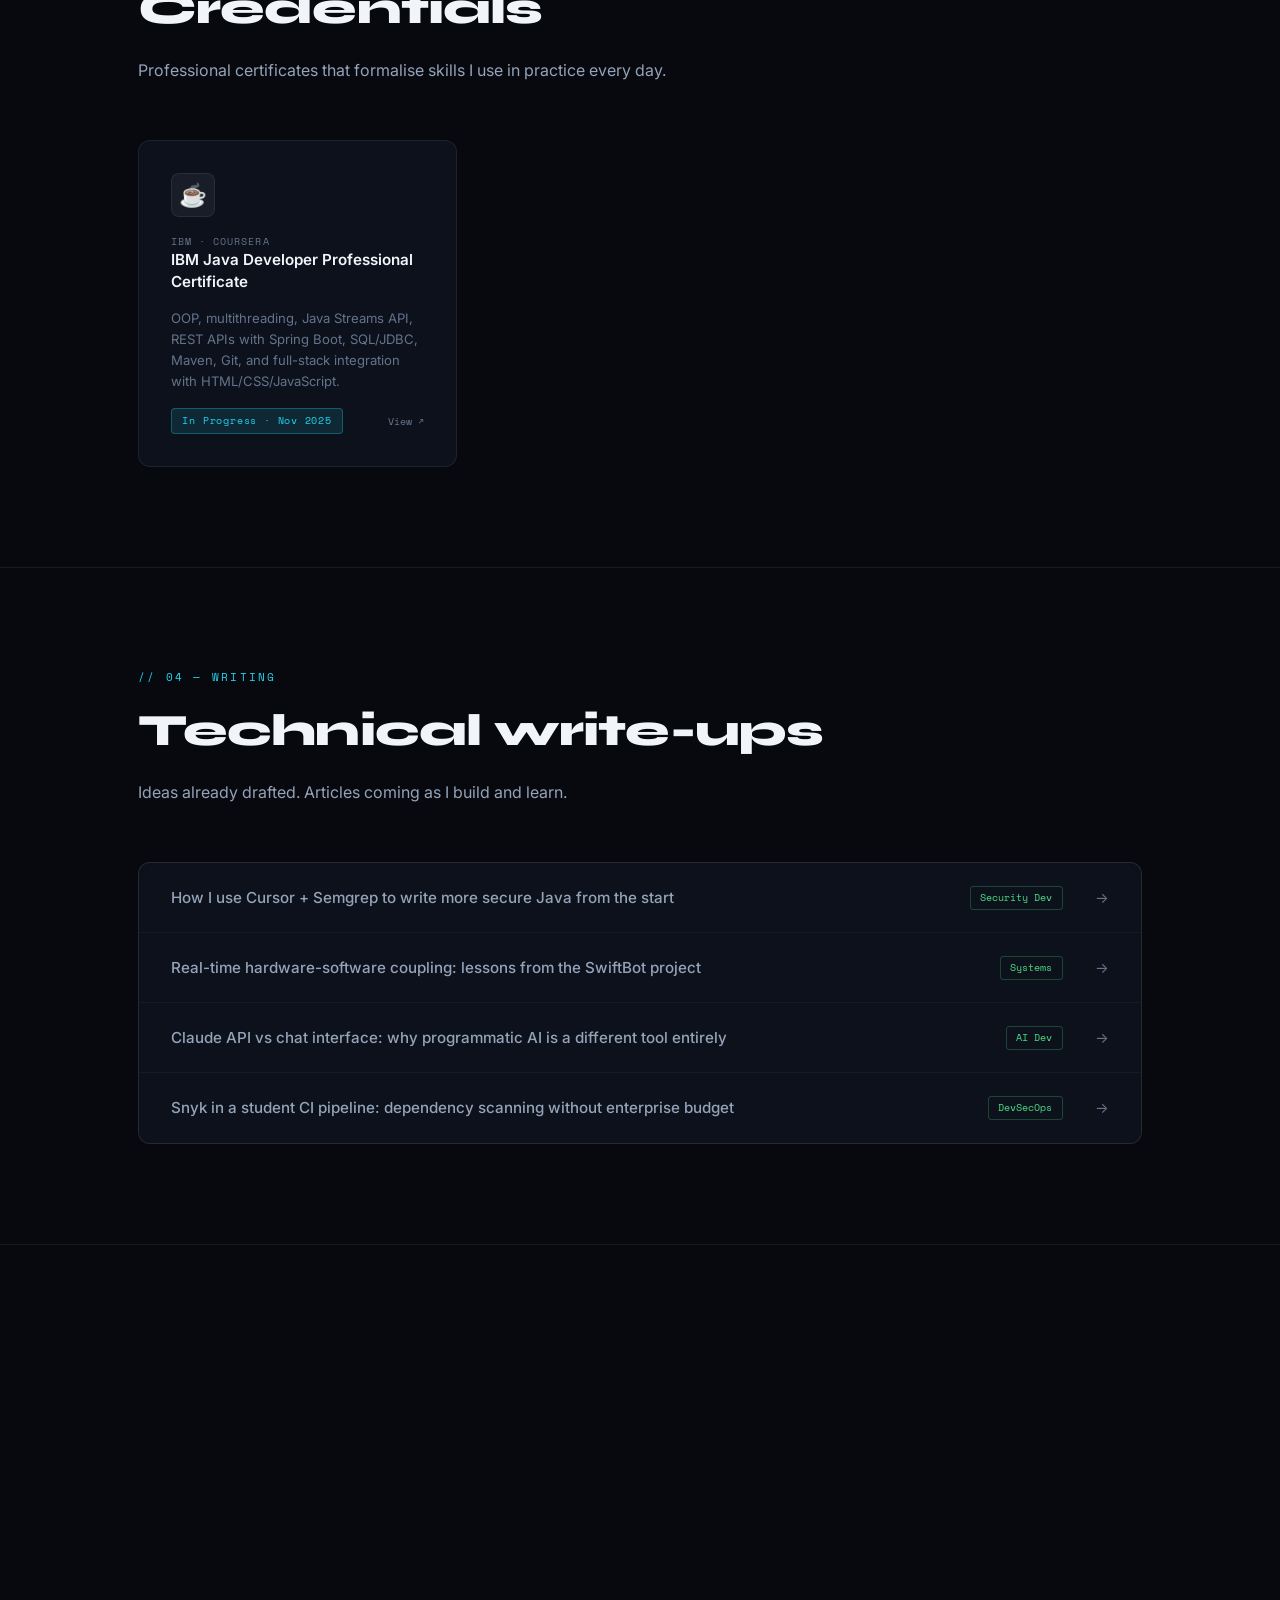
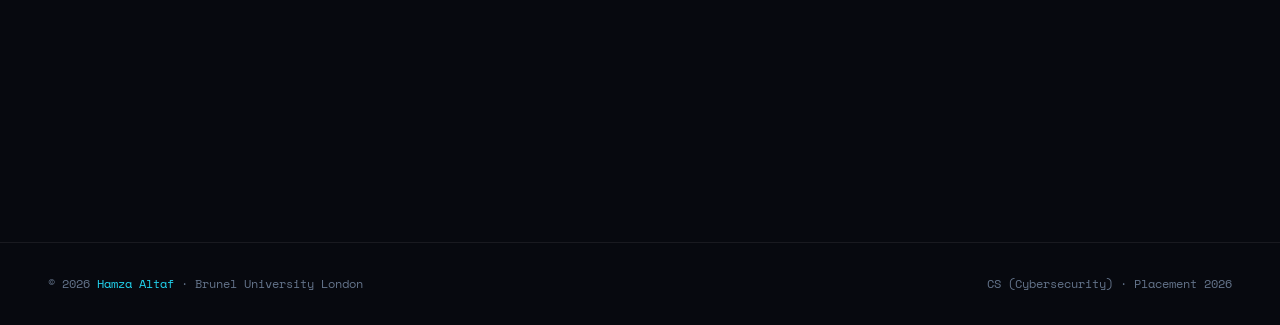
<file: index .html>
<!DOCTYPE html>
<html lang="en">
<head>
<meta charset="UTF-8"/>
<meta name="viewport" content="width=device-width, initial-scale=1.0"/>
<title>Hamza Altaf — CS Student & Developer</title>
<link href="https://fonts.googleapis.com/css2?family=Inter:wght@300;400;500;600&family=Space+Mono:wght@400;700&family=Syne:wght@700;800&display=swap" rel="stylesheet"/>
<style>
*,*::before,*::after{box-sizing:border-box;margin:0;padding:0}
html{scroll-behavior:smooth}
:root{
  --bg:#07090f;--bg-card:#0c111c;--bg-hover:#111827;
  --cyan:#22d3ee;--cyan-dim:rgba(34,211,238,0.12);--green:#4ade80;
  --border:rgba(255,255,255,0.07);--border-hi:rgba(34,211,238,0.3);
  --text:#f1f5f9;--muted:#64748b;--soft:#94a3b8;
  --mono:"Space Mono",monospace;--body:"Inter",sans-serif;--display:"Syne",sans-serif;
}
body{background:var(--bg);color:var(--text);font-family:var(--body);font-size:16px;line-height:1.6;-webkit-font-smoothing:antialiased}
nav{position:fixed;top:0;left:0;right:0;z-index:200;display:flex;justify-content:flex-end;align-items:center;padding:0 3rem;height:64px;background:rgba(7,9,15,0.92);backdrop-filter:blur(16px);border-bottom:1px solid var(--border)}
.nav-links{display:flex;align-items:center;gap:.25rem}
.nav-links a{font-size:.875rem;font-weight:500;color:var(--muted);text-decoration:none;padding:.4rem .9rem;border-radius:6px;transition:color .2s,background .2s}
.nav-links a:hover{color:var(--text);background:rgba(255,255,255,.05)}
.nav-cta{color:var(--bg) !important;background:var(--cyan) !important;font-weight:600 !important;padding:.4rem 1.1rem !important;border-radius:6px !important}
.nav-cta:hover{opacity:.85}
.nav-div{width:1px;height:20px;background:var(--border);margin:0 .5rem}
.container{max-width:1100px;margin:0 auto;padding:0 3rem}
#hero{min-height:100vh;display:flex;align-items:center;padding:80px 0 0}
.hero-inner{display:grid;grid-template-columns:1fr 400px;gap:4rem;align-items:center;width:100%}
.hero-badge{display:inline-flex;align-items:center;gap:.5rem;font-family:var(--mono);font-size:.72rem;letter-spacing:.15em;color:var(--green);border:1px solid rgba(74,222,128,.25);background:rgba(74,222,128,.05);padding:.35rem .9rem;border-radius:20px;margin-bottom:1.8rem}
.hero-badge::before{content:"";width:7px;height:7px;border-radius:50%;background:var(--green);animation:pulse 2s infinite}
@keyframes pulse{0%,100%{opacity:1}50%{opacity:.3}}
.hero-name{font-family:var(--display);font-size:clamp(3rem,6vw,5.5rem);font-weight:800;line-height:1;letter-spacing:-.03em;margin-bottom:.4rem}
.hero-name .line2{color:var(--cyan)}
.hero-role{font-family:var(--mono);font-size:.85rem;color:var(--muted);letter-spacing:.12em;margin-bottom:1.8rem}
.hero-desc{font-size:1.05rem;color:var(--soft);max-width:480px;line-height:1.75;margin-bottom:2.5rem}
.hero-desc strong{color:var(--text);font-weight:500}
.hero-actions{display:flex;gap:.75rem;flex-wrap:wrap;margin-bottom:3.5rem}
.btn-solid{display:inline-flex;align-items:center;gap:.5rem;background:var(--cyan);color:#000;font-weight:600;font-size:.875rem;padding:.65rem 1.4rem;border-radius:8px;text-decoration:none;transition:opacity .2s,transform .2s}
.btn-solid:hover{opacity:.85;transform:translateY(-1px)}
.btn-out{display:inline-flex;align-items:center;gap:.5rem;border:1px solid var(--border);color:var(--soft);font-size:.875rem;padding:.65rem 1.4rem;border-radius:8px;text-decoration:none;transition:border-color .2s,color .2s,transform .2s}
.btn-out:hover{border-color:var(--cyan);color:var(--cyan);transform:translateY(-1px)}
.hero-meta{display:flex;gap:3rem}
.hero-meta-label{font-family:var(--mono);font-size:.65rem;color:var(--muted);letter-spacing:.12em;margin-bottom:.25rem}
.hero-meta-value{font-size:.875rem;color:var(--soft)}
.avatar-scene{position:relative;display:flex;flex-direction:column;align-items:center;justify-content:center;min-height:420px}
.code-float{position:absolute;font-family:var(--mono);font-size:.65rem;background:var(--bg-card);border:1px solid var(--border-hi);color:var(--cyan);padding:.4rem .8rem;border-radius:6px;white-space:nowrap;opacity:0;animation:floatIn .6s forwards,floatBob 3s ease-in-out infinite}
.code-float:nth-child(1){top:10%;left:0%;animation-delay:.8s,1.4s}
.code-float:nth-child(2){top:24%;right:2%;animation-delay:1.2s,1.8s;animation-duration:.6s,3.4s}
.code-float:nth-child(3){bottom:30%;left:-2%;animation-delay:1.6s,2.2s;animation-duration:.6s,2.8s}
.code-float:nth-child(4){bottom:16%;right:0%;animation-delay:2s,2.6s;animation-duration:.6s,3.2s}
@keyframes floatIn{to{opacity:1}}
@keyframes floatBob{0%,100%{transform:translateY(0)}50%{transform:translateY(-8px)}}
.char-svg{width:320px;height:340px;overflow:visible}
.screen-bg{animation:scrFlick 4s ease-in-out infinite}
@keyframes scrFlick{0%,100%{opacity:1}45%{opacity:.85}50%{opacity:1}55%{opacity:.92}}
.hand-l{transform-origin:139px 224px;animation:typeL .38s ease-in-out infinite alternate}
.hand-r{transform-origin:201px 224px;animation:typeR .38s ease-in-out infinite alternate}
@keyframes typeL{from{transform:translateY(0)}to{transform:translateY(-5px)}}
@keyframes typeR{from{transform:translateY(-5px)}to{transform:translateY(0)}}
.head-g{transform-origin:170px 136px;animation:hBob 3.2s ease-in-out infinite}
@keyframes hBob{0%,100%{transform:translateY(0) rotate(0deg)}40%{transform:translateY(-2px) rotate(.5deg)}70%{transform:translateY(-1px) rotate(-.3deg)}}
.scr-cursor{animation:cBlink 1s step-end infinite}
@keyframes cBlink{0%,100%{opacity:1}50%{opacity:0}}
.st1{animation:stm 2.2s ease-in-out infinite;transform-origin:78px 192px}
.st2{animation:stm 2.2s ease-in-out infinite .45s;transform-origin:84px 190px}
.st3{animation:stm 2.2s ease-in-out infinite .9s;transform-origin:90px 192px}
@keyframes stm{0%{opacity:0;transform:translateY(0) scaleX(1)}50%{opacity:.55}100%{opacity:0;transform:translateY(-18px) scaleX(1.4)}}
section{padding:100px 0}
.section-rule{border:none;border-top:1px solid var(--border);margin:0}
.eyebrow{font-family:var(--mono);font-size:.7rem;letter-spacing:.2em;color:var(--cyan);margin-bottom:.6rem}
.stitle{font-family:var(--display);font-size:clamp(1.8rem,3.5vw,2.8rem);font-weight:800;letter-spacing:-.02em;margin-bottom:.75rem}
.ssub{font-size:1rem;color:var(--soft);max-width:540px;line-height:1.7;margin-bottom:3.5rem}
.about-grid{display:grid;grid-template-columns:3fr 2fr;gap:5rem;align-items:start}
.about-text p{font-size:1rem;color:var(--soft);line-height:1.85;margin-bottom:1.1rem}
.about-text p strong{color:var(--text);font-weight:500}
.stats-grid{display:grid;grid-template-columns:1fr 1fr;gap:1px;background:var(--border);border:1px solid var(--border);border-radius:12px;overflow:hidden}
.stat-cell{background:var(--bg-card);padding:1.5rem;transition:background .2s}
.stat-cell:hover{background:var(--bg-hover)}
.stat-val{font-family:var(--display);font-size:2rem;font-weight:800;color:var(--cyan);line-height:1;display:block;margin-bottom:.4rem}
.stat-lbl{font-family:var(--mono);font-size:.65rem;letter-spacing:.1em;color:var(--muted)}
.skills-groups{display:grid;grid-template-columns:repeat(3,1fr);gap:1.5rem}
.skill-group{background:var(--bg-card);border:1px solid var(--border);border-radius:12px;padding:1.5rem;transition:border-color .2s,transform .2s}
.skill-group:hover{border-color:var(--border-hi);transform:translateY(-2px)}
.sg-title{font-family:var(--mono);font-size:.7rem;letter-spacing:.12em;color:var(--cyan);margin-bottom:1rem}
.pills{display:flex;flex-wrap:wrap;gap:.5rem}
.pill{font-family:var(--mono);font-size:.68rem;padding:.3rem .75rem;border-radius:4px;border:1px solid var(--border);color:var(--soft);background:var(--bg);letter-spacing:.04em}
.pill.hi{border-color:rgba(34,211,238,.3);color:var(--cyan);background:var(--cyan-dim)}
.proj-list{display:flex;flex-direction:column;gap:1px;background:var(--border);border:1px solid var(--border);border-radius:12px;overflow:hidden}
.proj-row{display:grid;grid-template-columns:80px 1fr auto;gap:2rem;align-items:center;padding:1.8rem 2rem;background:var(--bg-card);text-decoration:none;color:inherit;transition:background .2s}
.proj-row:hover{background:var(--bg-hover)}
.proj-num{font-family:var(--mono);font-size:.65rem;color:var(--muted);letter-spacing:.1em}
.proj-info h3{font-size:1rem;font-weight:600;color:var(--text);margin-bottom:.35rem}
.proj-info p{font-size:.875rem;color:var(--muted);line-height:1.5}
.proj-tags{display:flex;gap:.4rem;flex-wrap:wrap;margin-top:.6rem}
.ptag{font-family:var(--mono);font-size:.62rem;padding:.2rem .6rem;border:1px solid var(--border);border-radius:3px;color:var(--muted)}
.proj-arrow{color:var(--muted);font-size:1rem;transition:color .2s,transform .2s}
.proj-row:hover .proj-arrow{color:var(--cyan);transform:translateX(4px)}
.cert-grid{display:grid;grid-template-columns:repeat(3,1fr);gap:1.5rem}
.cert-card{background:var(--bg-card);border:1px solid var(--border);border-radius:12px;padding:2rem;text-decoration:none;color:inherit;display:flex;flex-direction:column;gap:1rem;transition:border-color .2s,transform .2s,box-shadow .2s;position:relative;overflow:hidden}
.cert-card::before{content:"";position:absolute;top:0;left:0;right:0;height:2px;background:linear-gradient(90deg,var(--cyan),var(--green));opacity:0;transition:opacity .3s}
.cert-card:hover{border-color:var(--border-hi);transform:translateY(-3px);box-shadow:0 12px 40px rgba(0,0,0,.3)}
.cert-card:hover::before{opacity:1}
.cert-logo{width:44px;height:44px;border-radius:8px;display:flex;align-items:center;justify-content:center;font-size:1.4rem;background:rgba(255,255,255,.05);border:1px solid var(--border)}
.cert-issuer{font-family:var(--mono);font-size:.65rem;letter-spacing:.1em;color:var(--muted)}
.cert-title{font-size:.95rem;font-weight:600;color:var(--text);line-height:1.4}
.cert-desc{font-size:.82rem;color:var(--muted);line-height:1.6}
.cert-footer{margin-top:auto;display:flex;justify-content:space-between;align-items:center}
.cert-status{font-family:var(--mono);font-size:.62rem;letter-spacing:.08em;padding:.25rem .65rem;border-radius:4px}
.cert-status.done{color:var(--green);border:1px solid rgba(74,222,128,.3);background:rgba(74,222,128,.05)}
.cert-status.prog{color:var(--cyan);border:1px solid rgba(34,211,238,.3);background:var(--cyan-dim)}
.cert-lnk{font-family:var(--mono);font-size:.65rem;color:var(--muted)}
.cert-card:hover .cert-lnk{color:var(--cyan)}
.write-list{display:flex;flex-direction:column;gap:1px;background:var(--border);border:1px solid var(--border);border-radius:12px;overflow:hidden}
.write-row{display:grid;grid-template-columns:1fr auto auto;gap:2rem;align-items:center;padding:1.4rem 2rem;background:var(--bg-card);text-decoration:none;color:inherit;transition:background .2s}
.write-row:hover{background:var(--bg-hover)}
.write-title{font-size:.95rem;font-weight:500;color:var(--soft);transition:color .2s}
.write-row:hover .write-title{color:var(--text)}
.write-tag{font-family:var(--mono);font-size:.62rem;color:var(--green);border:1px solid rgba(74,222,128,.25);padding:.2rem .6rem;border-radius:3px;white-space:nowrap}
.write-arr{color:var(--muted);font-size:.9rem;transition:color .2s,transform .2s}
.write-row:hover .write-arr{color:var(--cyan);transform:translateX(3px)}
.contact-layout{display:grid;grid-template-columns:1fr 1fr;gap:6rem;align-items:start}
.contact-left h2{font-family:var(--display);font-size:clamp(2rem,4vw,3.2rem);font-weight:800;letter-spacing:-.02em;margin-bottom:1rem}
.contact-left p{font-size:1rem;color:var(--soft);line-height:1.75;margin-bottom:2rem}
.contact-left strong{color:var(--text);font-weight:500}
.avail-badge{display:inline-flex;align-items:center;gap:.5rem;font-family:var(--mono);font-size:.72rem;letter-spacing:.12em;color:var(--green);border:1px solid rgba(74,222,128,.25);background:rgba(74,222,128,.05);padding:.35rem .9rem;border-radius:20px;margin-bottom:1.5rem}
.avail-badge::before{content:"";width:7px;height:7px;border-radius:50%;background:var(--green);animation:pulse 2s infinite}
.c-info{display:flex;flex-direction:column;background:var(--bg-card);border:1px solid var(--border);border-radius:12px;overflow:hidden}
.c-row{display:flex;gap:1.5rem;align-items:center;padding:1.2rem 1.5rem;border-bottom:1px solid var(--border);text-decoration:none;color:inherit;transition:background .2s}
.c-row:last-child{border-bottom:none}
.c-row:hover{background:var(--bg-hover)}
.c-icon{font-size:1rem;width:20px;text-align:center;color:var(--muted)}
.c-label{font-family:var(--mono);font-size:.62rem;letter-spacing:.1em;color:var(--muted);margin-bottom:.1rem}
.c-val{font-size:.875rem;color:var(--soft);transition:color .2s}
.c-row:hover .c-val{color:var(--cyan)}
footer{border-top:1px solid var(--border);padding:2rem 3rem;display:flex;justify-content:space-between;align-items:center}
.fl{font-family:var(--mono);font-size:.72rem;color:var(--muted)}
.fl span{color:var(--cyan)}
.reveal{opacity:0;transform:translateY(20px);transition:opacity .6s ease,transform .6s ease}
.reveal.visible{opacity:1;transform:none}
@media(max-width:960px){
  nav{padding:0 1.5rem}.nav-links{display:none}.container{padding:0 1.5rem}
  .hero-inner{grid-template-columns:1fr;gap:3rem;padding-top:2rem}
  .avatar-scene{order:-1;min-height:300px}.char-svg{width:260px;height:260px}
  .hero-meta{gap:2rem;flex-wrap:wrap}.about-grid{grid-template-columns:1fr;gap:3rem}
  .skills-groups{grid-template-columns:1fr 1fr}.cert-grid{grid-template-columns:1fr}
  .proj-row{grid-template-columns:60px 1fr}.proj-arrow{display:none}
  .write-row{grid-template-columns:1fr auto}.write-arr{display:none}
  .contact-layout{grid-template-columns:1fr;gap:3rem}
  footer{flex-direction:column;gap:.5rem;text-align:center;padding:1.5rem}
}
</style>
</head>
<body>

<nav>
  <div class="nav-links">
    <a href="#about">About</a>
    <a href="#projects">Projects</a>
    <a href="#certifications">Certifications</a>
    <a href="#writing">Writing</a>
    <div class="nav-div"></div>
    <a href="#contact" class="nav-cta">Let's Talk</a>
  </div>
</nav>

<section id="hero">
  <div class="container">
    <div class="hero-inner">
      <div>
        <div class="hero-badge">Available from Jun 2026</div>
        <h1 class="hero-name">Hamza<br><span class="line2">Altaf</span></h1>
        <p class="hero-role">// CS (CYBERSECURITY) · BRUNEL UNIVERSITY LONDON</p>
        <p class="hero-desc">Building <strong>production-ready software</strong> and exploring the intersection of <strong>AI tooling</strong> and <strong>secure development</strong>. Real projects, real stakeholders — not just demos.</p>
        <div class="hero-actions">
          <a href="#projects" class="btn-solid">View Projects →</a>
          <a href="[data-uri]" download="Hamza_Altaf_CV.docx" class="btn-out">⬇ Download CV</a>
          <a href="https://github.com/HamzaAltaf-799" target="_blank" class="btn-out">GitHub ↗</a>
        </div>
        <div class="hero-meta">
          <div><div class="hero-meta-label">BASED IN</div><div class="hero-meta-value">Uxbridge, London</div></div>
          <div><div class="hero-meta-label">FOCUS</div><div class="hero-meta-value">Full-stack · AI Dev · Cybersecurity</div></div>
          <div><div class="hero-meta-label">PLACEMENT</div><div class="hero-meta-value">Jun 2026 – Sep 2027</div></div>
        </div>
      </div>

      <!-- AVATAR -->
      <div class="avatar-scene">
        <div class="code-float">import java.util.*;</div>
        <div class="code-float">git push origin main</div>
        <div class="code-float">const [state, setState]</div>
        <div class="code-float">SELECT * FROM users</div>

        <svg class="char-svg" viewBox="0 0 320 340" xmlns="http://www.w3.org/2000/svg" fill="none">
          <defs>
            <radialGradient id="dg" cx="50%" cy="85%" r="55%">
              <stop offset="0%" stop-color="#22d3ee" stop-opacity=".14"/>
              <stop offset="100%" stop-color="#22d3ee" stop-opacity="0"/>
            </radialGradient>
            <radialGradient id="sg" cx="50%" cy="40%" r="60%">
              <stop offset="0%" stop-color="#22d3ee" stop-opacity=".4"/>
              <stop offset="100%" stop-color="#0f172a" stop-opacity="1"/>
            </radialGradient>
            <linearGradient id="hg" x1="0" y1="0" x2="0" y2="1">
              <stop offset="0%" stop-color="#1c0a02"/>
              <stop offset="100%" stop-color="#0a0300"/>
            </linearGradient>
            <linearGradient id="swg" x1="0" y1="0" x2="0" y2="1">
              <stop offset="0%" stop-color="#1e293b"/>
              <stop offset="100%" stop-color="#0f172a"/>
            </linearGradient>
          </defs>

          <!-- floor glow -->
          <ellipse cx="160" cy="305" rx="120" ry="22" fill="url(#dg)"/>

          <!-- DESK -->
          <rect x="45" y="228" width="230" height="11" rx="3" fill="#1e293b" stroke="#334155" stroke-width="1"/>
          <rect x="45" y="228" width="230" height="3" rx="2" fill="#334155" opacity=".5"/>
          <rect x="58" y="239" width="7" height="52" rx="2" fill="#1a2436"/>
          <rect x="255" y="239" width="7" height="52" rx="2" fill="#1a2436"/>

          <!-- LAPTOP -->
          <rect x="96" y="185" width="128" height="78" rx="4" fill="#0f172a" stroke="#22d3ee" stroke-width="1.2"/>
          <rect x="102" y="191" width="116" height="65" rx="2" fill="url(#sg)" class="screen-bg"/>
          <!-- code on screen -->
          <rect x="108" y="199" width="58" height="2.5" rx="1" fill="#22d3ee" opacity=".85"/>
          <rect x="112" y="207" width="42" height="2.5" rx="1" fill="#4ade80" opacity=".75"/>
          <rect x="112" y="215" width="68" height="2.5" rx="1" fill="#22d3ee" opacity=".55"/>
          <rect x="116" y="223" width="38" height="2.5" rx="1" fill="#f472b6" opacity=".65"/>
          <rect x="112" y="231" width="52" height="2.5" rx="1" fill="#4ade80" opacity=".75"/>
          <rect x="108" y="239" width="32" height="2.5" rx="1" fill="#22d3ee" opacity=".85"/>
          <rect x="142" y="239" width="2" height="7" rx="1" fill="#22d3ee" class="scr-cursor"/>
          <!-- laptop base/keyboard -->
          <rect x="96" y="261" width="128" height="4" rx="2" fill="#1e293b" stroke="#334155" stroke-width="1"/>
          <rect x="100" y="265" width="120" height="18" rx="3" fill="#151f2e"/>
          <rect x="104" y="268" width="112" height="2" rx="1" fill="#334155" opacity=".4"/>
          <rect x="104" y="274" width="112" height="2" rx="1" fill="#334155" opacity=".4"/>
          <rect x="138" y="279" width="44" height="5" rx="2" fill="#334155" opacity=".35"/>

          <!-- COFFEE -->
          <rect x="55" y="202" width="22" height="20" rx="3" fill="#1e293b" stroke="#334155" stroke-width="1"/>
          <rect x="55" y="202" width="22" height="7" rx="3" fill="#7c3aed" opacity=".5"/>
          <path d="M77 207 Q84 207 84 212 Q84 218 77 218" stroke="#334155" stroke-width="1.5" fill="none" stroke-linecap="round"/>
          <path d="M61 198 Q59 192 63 187" stroke="#94a3b8" stroke-width="1.3" stroke-linecap="round" fill="none" class="st1"/>
          <path d="M66 196 Q64 189 68 184" stroke="#94a3b8" stroke-width="1.3" stroke-linecap="round" fill="none" class="st2"/>
          <path d="M71 198 Q69 191 72 186" stroke="#94a3b8" stroke-width="1.3" stroke-linecap="round" fill="none" class="st3"/>

          <!-- BODY -->
          <path d="M140 196 Q140 183 160 180 Q180 183 180 196 L188 230 Q160 236 132 230 Z" fill="url(#swg)"/>
          <!-- collar -->
          <path d="M152 183 Q160 188 168 183" stroke="#334155" stroke-width="1.8" fill="none" stroke-linecap="round"/>
          <!-- zip detail -->
          <line x1="160" y1="183" x2="160" y2="200" stroke="#334155" stroke-width="1" opacity=".6"/>
          <!-- arms -->
          <path d="M140 196 Q126 210 124 228" stroke="#1e293b" stroke-width="13" stroke-linecap="round" fill="none"/>
          <path d="M180 196 Q194 210 196 228" stroke="#1e293b" stroke-width="13" stroke-linecap="round" fill="none"/>

          <!-- HANDS -->
          <g class="hand-l">
            <ellipse cx="127" cy="229" rx="11" ry="6" fill="#c07a3a"/>
            <rect x="117" y="223" width="4.5" height="8" rx="2" fill="#c07a3a"/>
            <rect x="122" y="221" width="4.5" height="10" rx="2" fill="#c07a3a"/>
            <rect x="128" y="222" width="4.5" height="9" rx="2" fill="#c07a3a"/>
            <rect x="133" y="223" width="4" height="7.5" rx="2" fill="#c07a3a"/>
          </g>
          <g class="hand-r">
            <ellipse cx="193" cy="229" rx="11" ry="6" fill="#c07a3a"/>
            <rect x="183" y="223" width="4" height="7.5" rx="2" fill="#c07a3a"/>
            <rect x="188" y="221" width="4.5" height="10" rx="2" fill="#c07a3a"/>
            <rect x="193" y="222" width="4.5" height="9" rx="2" fill="#c07a3a"/>
            <rect x="199" y="223" width="4.5" height="8" rx="2" fill="#c07a3a"/>
          </g>

          <!-- HEAD GROUP — younger, lighter stubble -->
          <g class="head-g">
            <!-- neck -->
            <rect x="153" y="163" width="14" height="19" rx="4" fill="#c07a3a"/>

            <!-- face — slightly rounder/younger, a touch fuller cheeks -->
            <ellipse cx="160" cy="138" rx="32" ry="34" fill="#c8824a"/>
            <!-- subtle cheek warmth -->
            <ellipse cx="144" cy="148" rx="8" ry="6" fill="#e0905a" opacity=".3"/>
            <ellipse cx="176" cy="148" rx="8" ry="6" fill="#e0905a" opacity=".3"/>

            <!-- HAIR — dark, slicked back, same style -->
            <ellipse cx="160" cy="111" rx="32" ry="17" fill="url(#hg)"/>
            <path d="M128 118 Q123 107 130 101 Q139 94 160 106" fill="url(#hg)"/>
            <path d="M192 118 Q197 107 190 101 Q181 94 160 106" fill="url(#hg)"/>
            <!-- hair parting detail -->
            <path d="M138 105 Q150 99 162 103 Q174 99 183 105" fill="#0a0300" opacity=".3"/>
            <!-- front hairline — clean, slightly lower for youth -->
            <path d="M130 115 Q145 108 160 111 Q175 108 190 115" fill="url(#hg)"/>
            <!-- sideburns short -->
            <rect x="128" y="126" width="5" height="14" rx="2.5" fill="url(#hg)"/>
            <rect x="187" y="126" width="5" height="14" rx="2.5" fill="url(#hg)"/>

            <!-- ears -->
            <ellipse cx="128" cy="140" rx="6" ry="8" fill="#b8723c"/>
            <ellipse cx="192" cy="140" rx="6" ry="8" fill="#b8723c"/>
            <!-- inner ear -->
            <ellipse cx="128" cy="140" rx="3" ry="5" fill="#a86030" opacity=".5"/>
            <ellipse cx="192" cy="140" rx="3" ry="5" fill="#a86030" opacity=".5"/>

            <!-- EYEBROWS — less heavy than before, more youthful -->
            <path d="M140 121 Q148 118 156 120" stroke="#2a0f00" stroke-width="2.2" stroke-linecap="round" fill="none"/>
            <path d="M164 120 Q172 118 180 121" stroke="#2a0f00" stroke-width="2.2" stroke-linecap="round" fill="none"/>

            <!-- EYES — slightly larger, more alert -->
            <ellipse cx="148" cy="132" rx="9" ry="7" fill="white"/>
            <ellipse cx="172" cy="132" rx="9" ry="7" fill="white"/>
            <!-- irises -->
            <circle cx="149" cy="133" r="5.5" fill="#3a1800"/>
            <circle cx="173" cy="133" r="5.5" fill="#3a1800"/>
            <!-- pupils -->
            <circle cx="149" cy="133" r="3.2" fill="#0d0500"/>
            <circle cx="173" cy="133" r="3.2" fill="#0d0500"/>
            <!-- eye shine -->
            <circle cx="151" cy="131" r="1.4" fill="white" opacity=".95"/>
            <circle cx="175" cy="131" r="1.4" fill="white" opacity=".95"/>
            <!-- eyelid crease -->
            <path d="M139 127 Q148 123 157 127" stroke="#a06030" stroke-width=".8" fill="none" opacity=".7"/>
            <path d="M163 127 Q172 123 181 127" stroke="#a06030" stroke-width=".8" fill="none" opacity=".7"/>
            <!-- lower lash line -->
            <path d="M139 137 Q148 140 157 137" stroke="#a06030" stroke-width=".6" fill="none" opacity=".4"/>
            <path d="M163 137 Q172 140 181 137" stroke="#a06030" stroke-width=".6" fill="none" opacity=".4"/>

            <!-- NOSE — slightly upturned, youthful -->
            <path d="M156 137 Q154 145 152 148 Q156 151 160 150 Q164 151 168 148 Q166 145 164 137" fill="#b06838" opacity=".7"/>
            <ellipse cx="153" cy="147" rx="4" ry="3" fill="#9a5a28" opacity=".5"/>
            <ellipse cx="167" cy="147" rx="4" ry="3" fill="#9a5a28" opacity=".5"/>

            <!-- MOUTH — relaxed, slight focus expression -->
            <path d="M151 154 Q160 159 169 154" stroke="#7a4020" stroke-width="1.4" stroke-linecap="round" fill="none"/>
            <!-- subtle upper lip line -->
            <path d="M154 153 Q160 156 166 153" stroke="#6a3015" stroke-width=".8" fill="none" opacity=".5"/>

            <!-- LIGHT STUBBLE — just scattered dots/short marks, NOT a full beard -->
            <!-- upper lip area -->
            <path d="M152 157 Q160 160 168 157" stroke="#3a1800" stroke-width=".8" fill="none" opacity=".25"/>
            <!-- chin dots - sparse, realistic light stubble -->
            <circle cx="155" cy="162" r=".9" fill="#2a1000" opacity=".3"/>
            <circle cx="159" cy="164" r=".9" fill="#2a1000" opacity=".3"/>
            <circle cx="163" cy="164" r=".9" fill="#2a1000" opacity=".3"/>
            <circle cx="167" cy="162" r=".9" fill="#2a1000" opacity=".3"/>
            <circle cx="157" cy="167" r=".9" fill="#2a1000" opacity=".25"/>
            <circle cx="161" cy="168" r=".9" fill="#2a1000" opacity=".25"/>
            <circle cx="165" cy="167" r=".9" fill="#2a1000" opacity=".25"/>
            <circle cx="153" cy="160" r=".8" fill="#2a1000" opacity=".2"/>
            <circle cx="169" cy="160" r=".8" fill="#2a1000" opacity=".2"/>
            <!-- jaw stubble scatter -->
            <circle cx="145" cy="155" r=".8" fill="#2a1000" opacity=".2"/>
            <circle cx="142" cy="159" r=".8" fill="#2a1000" opacity=".2"/>
            <circle cx="175" cy="155" r=".8" fill="#2a1000" opacity=".2"/>
            <circle cx="178" cy="159" r=".8" fill="#2a1000" opacity=".2"/>
            <circle cx="147" cy="163" r=".8" fill="#2a1000" opacity=".18"/>
            <circle cx="173" cy="163" r=".8" fill="#2a1000" opacity=".18"/>
            <!-- mustache area - very light -->
            <circle cx="155" cy="154" r=".7" fill="#2a1000" opacity=".22"/>
            <circle rx=".7" cy="154" cx="158" fill="#2a1000" opacity=".22"/>
            <circle cx="162" cy="154" r=".7" fill="#2a1000" opacity=".22"/>
            <circle cx="165" cy="154" r=".7" fill="#2a1000" opacity=".22"/>

            <!-- screen light reflection on face -->
            <ellipse cx="160" cy="135" rx="22" ry="18" fill="#22d3ee" opacity=".035"/>
          </g>

          <!-- shadow -->
          <ellipse cx="160" cy="300" rx="85" ry="7" fill="#000" opacity=".22"/>
        </svg>
      </div>
    </div>
  </div>
</section>

<hr class="section-rule"/>

<section id="about">
  <div class="container">
    <p class="eyebrow reveal">// 01 — ABOUT</p>
    <h2 class="stitle reveal">Who I am</h2>
    <div class="about-grid">
      <div class="about-text">
        <p class="reveal">I'm a <strong>Computer Science (Cybersecurity)</strong> student at Brunel University London, currently in my second year. I build things outside of coursework because I genuinely enjoy the craft — the architecture decisions, the debugging process, the moment a system does something real.</p>
        <p class="reveal">My background spans <strong>full-stack Java and JavaScript development</strong>, real-time hardware integration, and AI-assisted workflows. I've shipped production code during an internship, served as Scrum Master on a cross-functional project team, and actively use tools like Cursor, Semgrep, Snyk, and the Claude API to build more securely and efficiently.</p>
        <p class="reveal">Currently studying <strong>Databases, Software Engineering, Operating Systems &amp; Networks</strong>, and Cybersecurity Fundamentals. Looking for a placement where I can contribute from day one.</p>
        <div class="skills-groups" style="margin-top:2.5rem">
          <div class="skill-group reveal"><div class="sg-title">// LANGUAGES</div><div class="pills"><span class="pill hi">Java</span><span class="pill hi">JavaScript</span><span class="pill">SQL</span><span class="pill">TypeScript</span><span class="pill">HTML/CSS</span><span class="pill">C#</span></div></div>
          <div class="skill-group reveal"><div class="sg-title">// FRAMEWORKS</div><div class="pills"><span class="pill hi">React</span><span class="pill hi">REST APIs</span><span class="pill">Spring Boot</span><span class="pill">JDBC</span><span class="pill">Git/GitHub</span><span class="pill">Jira</span></div></div>
          <div class="skill-group reveal"><div class="sg-title">// AI &amp; SECURITY</div><div class="pills"><span class="pill hi">Cursor IDE</span><span class="pill hi">Claude API</span><span class="pill">Semgrep</span><span class="pill">Snyk</span><span class="pill">Copilot</span><span class="pill">Agile</span></div></div>
        </div>
      </div>
      <div>
        <div class="stats-grid reveal">
          <div class="stat-cell"><span class="stat-val">5+</span><span class="stat-lbl">PROJECTS SHIPPED</span></div>
          <div class="stat-cell"><span class="stat-val">3</span><span class="stat-lbl">AI TOOLS DAILY</span></div>
          <div class="stat-cell"><span class="stat-val">2nd</span><span class="stat-lbl">YEAR OF STUDY</span></div>
          <div class="stat-cell"><span class="stat-val">UK</span><span class="stat-lbl">RIGHT TO WORK</span></div>
          <div class="stat-cell" style="grid-column:span 2"><span class="stat-val" style="font-size:1.5rem">Jun 2026</span><span class="stat-lbl">AVAILABLE FOR PLACEMENT</span></div>
        </div>
      </div>
    </div>
  </div>
</section>

<hr class="section-rule"/>

<section id="projects">
  <div class="container">
    <p class="eyebrow reveal">// 02 — PROJECTS</p>
    <h2 class="stitle reveal">Things I've built</h2>
    <p class="ssub reveal">Real projects built outside coursework, shipped to real users or stakeholders.</p>
    <div class="proj-list reveal">
      <div class="proj-row"><div class="proj-num">01</div><div class="proj-info"><h3>SwiftBot Shape Detection &amp; Draw System</h3><p>Real-time Java app integrating with physical robot hardware. Sensor input drives live software state; software commands control motors and drawing tools via vector-based geometric algorithms.</p><div class="proj-tags"><span class="ptag">Java</span><span class="ptag">SwiftBotAPI</span><span class="ptag">OOP</span><span class="ptag">Algorithms</span><span class="ptag">Hardware</span></div></div><div class="proj-arrow">→</div></div>
      <div class="proj-row"><div class="proj-num">02</div><div class="proj-info"><h3>SafeCircle — Community Safety Platform</h3><p>Disaster support web app in React. Served as Scrum Master — Jira backlog, sprint ceremonies, cross-functional delivery. Built Crisis Assistance feature with priority selection and automated guardian alerts.</p><div class="proj-tags"><span class="ptag">React</span><span class="ptag">JavaScript</span><span class="ptag">Jira</span><span class="ptag">Agile</span><span class="ptag">GitHub</span></div></div><div class="proj-arrow">→</div></div>
      <div class="proj-row"><div class="proj-num">03</div><div class="proj-info"><h3>Real Estate Management Dashboard</h3><p>Production Java and SQL dashboard built for real business stakeholders during internship. Full CRUD, JDBC/SQLite integration, modular OOP architecture, stakeholder documentation.</p><div class="proj-tags"><span class="ptag">Java</span><span class="ptag">SQL</span><span class="ptag">JDBC</span><span class="ptag">SQLite</span><span class="ptag">OOP</span></div></div><div class="proj-arrow">→</div></div>
      <div class="proj-row"><div class="proj-num">04</div><div class="proj-info"><h3>Simon Swift — Hardware Game Platform</h3><p>Pattern-memory game on physical SwiftBot hardware. Sequence generation, validation, difficulty-scaling algorithms with real-time LED, sensor, and motor integration.</p><div class="proj-tags"><span class="ptag">Java</span><span class="ptag">Event-Driven</span><span class="ptag">SwiftBotAPI</span><span class="ptag">Algorithms</span></div></div><div class="proj-arrow">→</div></div>
    </div>
  </div>
</section>

<hr class="section-rule"/>

<section id="certifications">
  <div class="container">
    <p class="eyebrow reveal">// 03 — CERTIFICATIONS</p>
    <h2 class="stitle reveal">Credentials</h2>
    <p class="ssub reveal">Professional certificates that formalise skills I use in practice every day.</p>
    <div class="cert-grid">
      <a href="https://www.coursera.org/professional-certificates/java-developer" target="_blank" class="cert-card reveal">
        <div class="cert-logo">☕</div>
        <div><div class="cert-issuer">IBM · COURSERA</div><div class="cert-title">IBM Java Developer Professional Certificate</div></div>
        <div class="cert-desc">OOP, multithreading, Java Streams API, REST APIs with Spring Boot, SQL/JDBC, Maven, Git, and full-stack integration with HTML/CSS/JavaScript.</div>
        <div class="cert-footer"><span class="cert-status prog">In Progress · Nov 2025</span><span class="cert-lnk">View ↗</span></div>
      </a>
      <a href="https://www.coursera.org/professional-certificates/microsoft-cybersecurity-analyst" target="_blank" class="cert-card reveal">
        <div class="cert-logo">🛡️</div>
        <div><div class="cert-issuer">MICROSOFT · COURSERA</div><div class="cert-title">Microsoft Cybersecurity Analyst Professional Certificate</div></div>
        <div class="cert-desc">Threat intelligence, security operations, identity management, cloud security fundamentals, and applying security principles to enterprise environments.</div>
        <div class="cert-footer"><span class="cert-status prog">In Progress · 2025</span><span class="cert-lnk">View ↗</span></div>
      </a>
      <a href="https://www.coursera.org/professional-certificates/google-project-management" target="_blank" class="cert-card reveal">
        <div class="cert-logo">📋</div>
        <div><div class="cert-issuer">GOOGLE · COURSERA</div><div class="cert-title">Agile Project Management Professional Certificate</div></div>
        <div class="cert-desc">Agile philosophy, Scrum theory, sprint planning, backlog refinement, value-driven delivery, and adapting Agile for dynamic environments.</div>
        <div class="cert-footer"><span class="cert-status done">Completed · Sep 2025</span><span class="cert-lnk">View ↗</span></div>
      </a>
    </div>
  </div>
</section>

<hr class="section-rule"/>

<section id="writing">
  <div class="container">
    <p class="eyebrow reveal">// 04 — WRITING</p>
    <h2 class="stitle reveal">Technical write-ups</h2>
    <p class="ssub reveal">Ideas already drafted. Articles coming as I build and learn.</p>
    <div class="write-list reveal">
      <a href="#" class="write-row"><span class="write-title">How I use Cursor + Semgrep to write more secure Java from the start</span><span class="write-tag">Security Dev</span><span class="write-arr">→</span></a>
      <a href="#" class="write-row"><span class="write-title">Real-time hardware-software coupling: lessons from the SwiftBot project</span><span class="write-tag">Systems</span><span class="write-arr">→</span></a>
      <a href="#" class="write-row"><span class="write-title">Claude API vs chat interface: why programmatic AI is a different tool entirely</span><span class="write-tag">AI Dev</span><span class="write-arr">→</span></a>
      <a href="#" class="write-row"><span class="write-title">Snyk in a student CI pipeline: dependency scanning without enterprise budget</span><span class="write-tag">DevSecOps</span><span class="write-arr">→</span></a>
    </div>
  </div>
</section>

<hr class="section-rule"/>

<section id="contact">
  <div class="container">
    <div class="contact-layout">
      <div class="contact-left reveal">
        <div class="avail-badge">Open to placement opportunities</div>
        <h2>Let's talk.</h2>
        <p>Looking for a placement where I can contribute from day one — not just as a student doing intern work, but as a developer who ships real features. Open to <strong>software engineering</strong>, <strong>AI integration</strong>, and <strong>cybersecurity-adjacent</strong> roles across London and the wider UK.</p>
        <a href="[data-uri]" download="Hamza_Altaf_CV.docx" class="btn-solid" style="width:fit-content">⬇ Download CV</a>
      </div>
      <div class="reveal">
        <div class="c-info">
          <a href="mailto:hamzaaltaf423@gmail.com" class="c-row"><span class="c-icon">✉</span><div><div class="c-label">EMAIL</div><div class="c-val">hamzaaltaf423@gmail.com</div></div></a>
          <a href="tel:07555023567" class="c-row"><span class="c-icon">✆</span><div><div class="c-label">PHONE</div><div class="c-val">07555 023567</div></div></a>
          <div class="c-row"><span class="c-icon">📍</span><div><div class="c-label">LOCATION</div><div class="c-val">Uxbridge, London, UK</div></div></div>
          <a href="https://linkedin.com/in/-hamza-altaf-" target="_blank" class="c-row"><span class="c-icon">↗</span><div><div class="c-label">LINKEDIN</div><div class="c-val">linkedin.com/in/-hamza-altaf-</div></div></a>
          <a href="https://github.com/HamzaAltaf-799" target="_blank" class="c-row"><span class="c-icon">⌥</span><div><div class="c-label">GITHUB</div><div class="c-val">github.com/HamzaAltaf-799</div></div></a>
        </div>
      </div>
    </div>
  </div>
</section>

<footer>
  <div class="fl">© 2026 <span>Hamza Altaf</span> · Brunel University London</div>
  <div class="fl">CS (Cybersecurity) · Placement 2026</div>
</footer>

<script>
const obs = new IntersectionObserver((entries) => {
  entries.forEach((e, i) => { if (e.isIntersecting) setTimeout(() => e.target.classList.add("visible"), i * 60); });
}, { threshold: 0.08 });
document.querySelectorAll(".reveal").forEach(el => obs.observe(el));
const secs = document.querySelectorAll("section[id]");
const nls  = document.querySelectorAll('.nav-links a[href^="#"]');
window.addEventListener("scroll", () => {
  let cur = "";
  secs.forEach(s => { if (window.scrollY >= s.offsetTop - 80) cur = s.id; });
  nls.forEach(a => { a.style.color = a.getAttribute("href") === "#" + cur ? "var(--cyan)" : ""; });
});
</script>
</body>
</html>
</file>
<file: css/style.css>
/* Apple design system from DESIGN.md; shared by all portfolio pages. */
:root {
  color-scheme: light;
  --font-body: system-ui, -apple-system, BlinkMacSystemFont, "Segoe UI", sans-serif;
  --font-display: var(--font-body);
  /* Brand palette: navy #0F2747, white #FFFFFF, light grey #F3F4F6 */
  --navy: #0F2747;
  --navy-deep: #0A1C33;
  --navy-raised: #16335A;
  --white: #FFFFFF;
  --grey: #F3F4F6;
  --bg: var(--white);
  --bg-alt: var(--grey);
  --surface: var(--white);
  --fg: var(--navy);
  --muted: #4A5A70;
  --muted-strong: #1F3A5F;
  --accent: var(--navy);
  --border: rgba(15, 39, 71, .14);
  --band: var(--navy);
  --btn-bg: var(--navy);
  --btn-fg: var(--white);
  --btn-hover: #1A3A66;
  --focus: var(--navy);
  --max-width: 1120px;
}
body[data-theme="dark"] {
  color-scheme: dark;
  --bg: var(--navy);
  --bg-alt: var(--navy-deep);
  --surface: var(--navy-raised);
  --fg: var(--white);
  --muted: #C3CCD8;
  --muted-strong: #E5E9F0;
  --accent: var(--grey);
  --border: rgba(255, 255, 255, .16);
  --band: var(--navy-raised);
  --btn-bg: var(--grey);
  --btn-fg: var(--navy);
  --btn-hover: var(--white);
  --focus: var(--grey);
}
*, *::before, *::after { box-sizing: border-box; }
* { margin: 0; padding: 0; }
html { scroll-behavior: smooth; scroll-padding-top: 80px; }
body { background: var(--bg); color: var(--fg); font-family: var(--font-body); font-size: 1.0625rem; line-height: 1.47; -webkit-font-smoothing: antialiased; }
a { color: var(--accent); text-decoration: none; }
a:hover { text-decoration: underline; }
a:focus-visible, button:focus-visible { outline: 3px solid var(--focus); outline-offset: 5px; }
.nav a:focus-visible, .nav button:focus-visible { outline-color: var(--white); }
/* Links share the navy text colour, so underline the ones inside content */
.info-item a, a.detail-value, .footer a { text-decoration: underline; text-underline-offset: 3px; }
img { display: block; max-width: 100%; }
h1, h2, h3, h4 { font-family: var(--font-display); font-weight: 600; letter-spacing: -.025em; line-height: 1.1; text-wrap: balance; }
h2 { font-size: clamp(2rem, 4vw, 3rem); }
h3 { font-size: clamp(1.4rem, 2.4vw, 2rem); }
h4 { font-size: 1.3rem; }
p { color: var(--muted); }
.container, .nav-inner, main.section { width: min(var(--max-width), calc(100% - 48px)); margin-inline: auto; }
.section { padding-block: 80px; }
.section-header { max-width: 760px; margin-bottom: 40px; }
.section-header h2, .section-header h3 { margin-bottom: 16px; }
.section-header > p { font-size: 1.25rem; }

/* Skip link: hidden until focused with the keyboard */
.skip-link { position: absolute; left: 16px; top: -100px; z-index: 30; padding: 8px 16px; background: var(--bg); color: var(--fg); border-radius: 8px; }
.skip-link:focus { top: 16px; }

.nav { position: sticky; top: 0; z-index: 20; background: var(--navy); color: var(--white); border-bottom: 1px solid rgba(255, 255, 255, .12); }
body[data-theme="dark"] .nav { background: var(--navy-deep); }
.nav-inner { min-height: 64px; display: flex; align-items: center; justify-content: space-between; gap: 24px; }
.nav-logo { font-size: 1.125rem; font-weight: 600; letter-spacing: -.03em; white-space: nowrap; color: inherit; }
.nav-links, .nav-actions { display: flex; align-items: center; gap: 24px; }
.nav-links a, .nav-cta { display: inline-flex; align-items: center; min-height: 44px; color: rgba(255, 255, 255, .78); font-size: .875rem; }
.nav-links a.active { color: #fff; text-decoration: underline; text-underline-offset: 6px; }
.nav-actions { gap: 16px; }
.nav-actions .nav-cta { background: var(--white); color: var(--navy); }
.nav-actions .nav-cta:hover { background: var(--grey); }
.primary-btn, .ghost-btn { display: inline-flex; align-items: center; justify-content: center; min-height: 44px; padding: 11px 22px; border: 1px solid transparent; border-radius: 9999px; font: inherit; font-weight: 400; cursor: pointer; transition: transform .2s ease, background .2s ease; }
.primary-btn { background: var(--btn-bg); color: var(--btn-fg); }
.primary-btn:hover { background: var(--btn-hover); text-decoration: none; }
.ghost-btn { color: var(--accent); border-color: var(--accent); background: transparent; }
.ghost-btn:hover { text-decoration: none; background: var(--bg-alt); }
.primary-btn:active, .ghost-btn:active, button:active { transform: scale(.95); }
.primary-btn-sm { font-size: .875rem; padding: 8px 16px; }
.cta-center, .cta-buttons, .contact-actions, .hero-cta { display: flex; flex-wrap: wrap; gap: 16px; }
.cta-center, .cta-buttons { justify-content: center; }
.theme-toggle { border: none; background: transparent; width: 44px; height: 44px; display: grid; place-items: center; cursor: pointer; flex: none; }
.theme-toggle-track { position: relative; width: 36px; height: 22px; border-radius: 9999px; background: rgba(255, 255, 255, .28); }
.theme-toggle-thumb { position: absolute; width: 16px; height: 16px; top: 3px; left: 3px; border-radius: 50%; background: #fff; transition: transform .2s ease; }
body[data-theme="light"] .theme-toggle-track { background: var(--white); }
body[data-theme="light"] .theme-toggle-thumb { transform: translateX(14px); background: var(--navy); }
.theme-toggle-label { display: none; }
.hero { background: var(--bg-alt); padding-block: 88px; }
.hero-inner { display: grid; grid-template-columns: minmax(0, 1.35fr) minmax(0, .85fr); align-items: center; gap: 64px; }
.hero-label { display: flex; flex-direction: column; gap: 12px; margin-bottom: 24px; }
.hero-availability { color: var(--muted); font-size: .875rem; }
.hero-status { display: none; }
.hero-role { font-size: 1.25rem; font-weight: 600; }
.hero-title { max-width: 16ch; font-size: clamp(2.5rem, 4.6vw, 3.5rem); line-height: 1.07; margin-bottom: 24px; }
.hero-subtitle { max-width: 540px; font-size: 1.25rem; margin-bottom: 32px; }
.hero-meta { display: flex; flex-wrap: wrap; gap: 24px; margin-top: 40px; }
.meta-item, .meta, .detail-item { display: flex; flex-direction: column; gap: 6px; }
.meta-label, .detail-label, .info-label { color: var(--muted); font-size: .875rem; }
.meta-value, .detail-value { color: var(--fg); font-size: 1rem; font-weight: 600; }
a.detail-value { color: var(--accent); overflow-wrap: anywhere; }
.hero-image-frame { width: 100%; max-width: 370px; margin-inline: auto; aspect-ratio: 4 / 5; }
.hero-image { width: 100%; height: 100%; object-fit: cover; object-position: center 22%; border-radius: 18px; }
.proof-section { padding-block: 40px; }
.proof-grid { display: grid; grid-template-columns: repeat(4, minmax(0, 1fr)); gap: 24px; }
.proof-item { text-align: center; padding: 16px; }
.proof-number { display: block; font-size: clamp(1.8rem, 3vw, 2.5rem); font-weight: 600; letter-spacing: -.03em; margin-bottom: 8px; }
.proof-label { font-size: .875rem; color: var(--muted); }
.about-section, .final-cta { background: var(--band); --fg: var(--white); --muted: #C3CCD8; --muted-strong: #E5E9F0; --accent: var(--grey); --border: rgba(255, 255, 255, .16); color: var(--fg); }
.about-section .container { max-width: 800px; text-align: center; }
.about-section .section-header { margin-inline: auto; }
.about-content { max-width: 760px; margin-inline: auto; }
.about-content p { font-size: clamp(1.4rem, 2.8vw, 2rem); line-height: 1.47; }
.featured-work { background: var(--bg-alt); }
.featured-grid, .capabilities-grid, .secondary-projects { display: grid; gap: 24px; grid-template-columns: repeat(3, minmax(0, 1fr)); }
.glass { background: var(--surface); border: 1px solid var(--border); border-radius: 18px; }
.featured-card, .project-card, .capability-card, .capability-section, .project-showcase, .timeline-item, .contact-card { padding: 32px; display: flex; flex-direction: column; gap: 20px; min-width: 0; }
.featured-card h3 { font-size: 1.5rem; }
/* Certificate cards are links: keep text in the normal colour, show hover on the border */
a.featured-card { color: var(--fg); transition: border-color .2s ease; }
a.featured-card:hover { text-decoration: none; border-color: var(--accent); }
.card-badge, .project-status { color: var(--muted); font-size: .875rem; font-weight: 600; }
.card-details { margin-top: auto; padding-top: 24px; border-top: 1px solid var(--border); display: grid; gap: 16px; }
.capability-skills, .card-tags, .tech-list { display: flex; flex-wrap: wrap; gap: 8px; }
.tag, .skill, .tech-item { padding: 8px 12px; border: 1px solid var(--border); border-radius: 8px; font-size: .875rem; color: var(--muted-strong); }
.capabilities-grid.stacked { grid-template-columns: repeat(2, minmax(0, 1fr)); }
.featured-projects, .timeline { display: flex; flex-direction: column; gap: 24px; }
.project-showcase { padding: 48px; }
.project-showcase:nth-child(2n) { background: var(--navy); --fg: var(--white); --muted: #C3CCD8; --muted-strong: #E5E9F0; --border: rgba(255, 255, 255, .16); --accent: var(--grey); color: var(--fg); }
/* In dark mode the cards are already navy, so alternate panels use the page background instead */
body[data-theme="dark"] .project-showcase:nth-child(2n) { background: var(--bg); }
.project-header { display: flex; align-items: start; gap: 24px; justify-content: space-between; }
.project-header h3 { max-width: 720px; }
.project-status { flex-shrink: 0; }
.project-lead { font-size: 1.25rem; }
.project-meta-grid { display: grid; grid-template-columns: repeat(2, minmax(0, 1fr)); gap: 24px; padding-block: 24px; border-block: 1px solid var(--border); }
.timeline-meta { display: flex; flex-wrap: wrap; gap: 12px 24px; }
.timeline-meta h3 { width: 100%; }
.company { font-weight: 600; }
.date { color: var(--muted); }
.timeline-details { padding-left: 20px; color: var(--muted); }
.timeline-details li + li { margin-top: 8px; }
.experience-connection p { margin-top: 16px; }
.section-contact { min-height: calc(100vh - 160px); display: flex; align-items: center; justify-content: center; }
.contact-card { width: min(100%, 760px); margin-inline: auto; padding: 48px; }
.contact-info { display: grid; gap: 24px; margin-block: 16px; }
.info-item { display: flex; flex-direction: column; gap: 8px; overflow-wrap: anywhere; }
.cta-content { max-width: 680px; margin-inline: auto; text-align: center; }
.cta-content h2 { margin-bottom: 20px; }
.cta-content p { margin-bottom: 32px; font-size: 1.25rem; }
.footer { background: var(--bg-alt); padding-block: 32px; }
.footer p { font-size: .875rem; }
@media (max-width: 1023px) {
 .nav-inner { flex-wrap: wrap; gap: 0 16px; padding-block: 8px; }
 .nav-links { order: 3; width: 100%; justify-content: center; flex-wrap: wrap; gap: 8px 24px; }
 .hero-inner { gap: 32px; }
 .featured-grid, .capabilities-grid, .secondary-projects { grid-template-columns: repeat(2, minmax(0, 1fr)); }
}
@media (max-width: 734px) {
 .section { padding-block: 48px; }
 .hero { padding-block: 48px; }
 .hero-inner { grid-template-columns: 1fr; text-align: center; }
 .hero-title, .hero-subtitle { margin-inline: auto; }
 .hero-cta, .hero-meta { justify-content: center; }
 .hero-title { font-size: 2.5rem; max-width: 19ch; }
 .hero-image-frame { max-width: 300px; margin-top: 16px; }
 .proof-grid { grid-template-columns: repeat(2, minmax(0, 1fr)); gap: 16px; }
 .featured-grid, .capabilities-grid, .secondary-projects, .capabilities-grid.stacked { grid-template-columns: 1fr; }
 .project-meta-grid { grid-template-columns: 1fr; }
 .project-header { flex-direction: column; gap: 12px; }
 .project-showcase, .contact-card { padding: 24px; }
 .nav-cta { display: none; }
}
@media (max-width: 419px) {
 .container, .nav-inner, main.section { width: calc(100% - 32px); }
 .nav-links { gap: 0 16px; }
 .nav-actions { gap: 8px; }
 .hero-title { font-size: 2.125rem; }
 .hero-subtitle { font-size: 1.125rem; }
 .featured-card, .capability-card, .capability-section, .timeline-item { padding: 24px; }
}
@media (prefers-reduced-motion: reduce) {
 html { scroll-behavior: auto; }
 *, *::before, *::after { transition: none !important; animation: none !important; }
}
</file>
